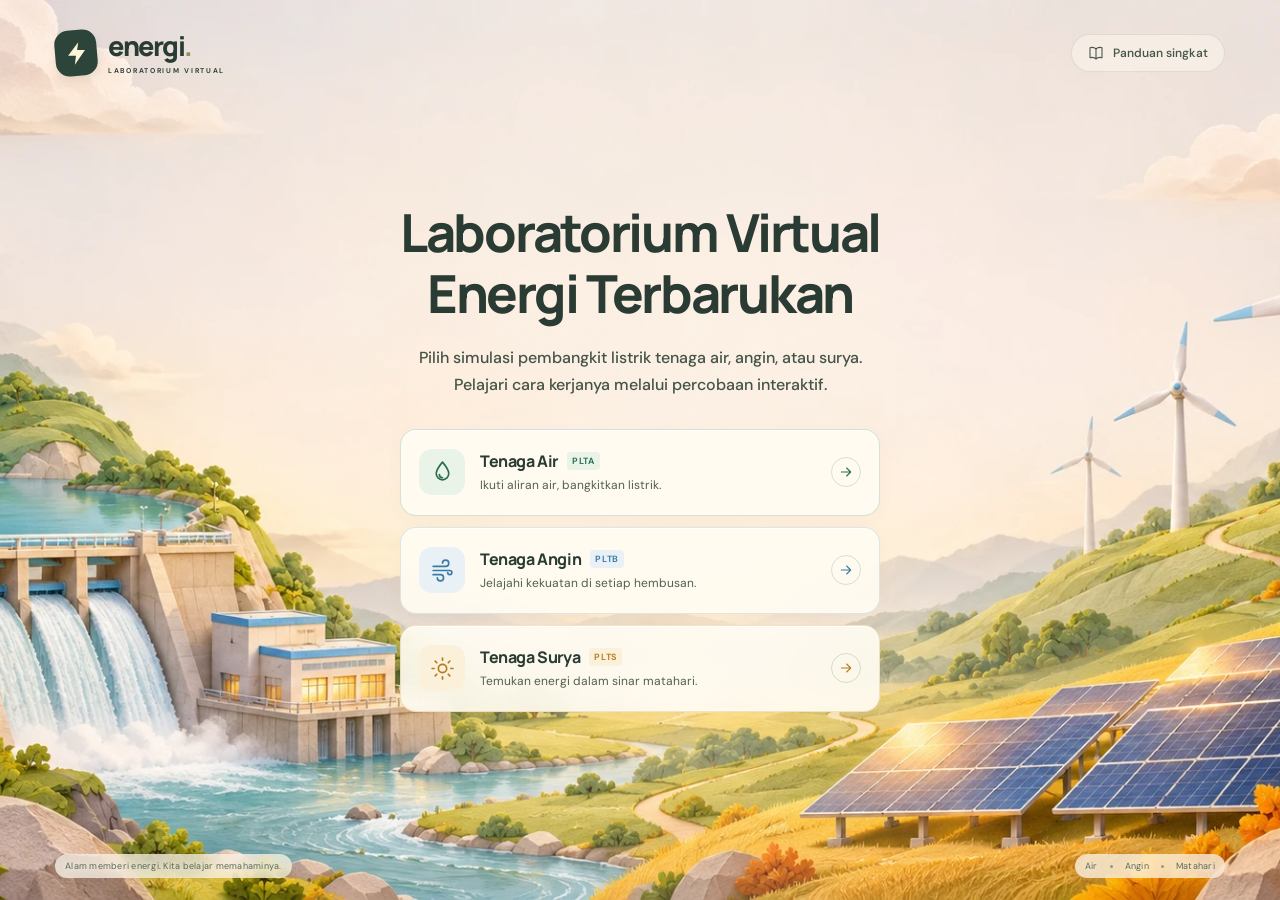
<file: index.html>
<!DOCTYPE html>
<html lang="id"><head><meta http-equiv="Content-Type" content="text/html; charset=UTF-8"><meta name="viewport" content="width=device-width, initial-scale=1"><meta name="theme-color" content="#f7f4ec"><meta name="description" content="Jelajahi bagaimana air, angin, dan matahari menjadi listrik melalui laboratorium energi terbarukan interaktif."><title>Energi — Laboratorium Energi Terbarukan</title><link rel="icon" href="data:image/svg+xml,%3Csvg xmlns='http://www.w3.org/2000/svg' viewBox='0 0 40 40'%3E%3Crect width='40' height='40' rx='12' fill='%232d443b'/%3E%3Cpath d='M23 6 12 23h8l-3 11 12-18h-8z' fill='%23fff7da'/%3E%3C/svg%3E"><link rel="stylesheet" href="styles.css"></head>
<body>
<svg class="icon-defs" xmlns="http://www.w3.org/2000/svg"><defs>
<symbol id="bolt" viewBox="0 0 24 24"><path d="m13.5 2-9 12h7l-1 8 9-13h-7z"></path></symbol>
<symbol id="arrow" viewBox="0 0 24 24"><path d="M5 12h14m-6-6 6 6-6 6"></path></symbol>
<symbol id="water" viewBox="0 0 24 24"><path d="M12 2s-6 7-6 11a6 6 0 0 0 12 0c0-4-6-11-6-11Z"></path><path d="M9 14a3 3 0 0 0 3 3"></path></symbol>
<symbol id="wind" viewBox="0 0 24 24"><path d="M3 8h12a3 3 0 1 0-3-3M3 12h16a2 2 0 1 1-2 2M3 16h7a3 3 0 1 1-3 3"></path></symbol>
<symbol id="sun" viewBox="0 0 24 24"><circle cx="12" cy="12" r="4"></circle><path d="M12 2v2m0 16v2M2 12h2m16 0h2M5 5l1.5 1.5m11 11L19 19M5 19l1.5-1.5m11-11L19 5"></path></symbol>
<symbol id="book" viewBox="0 0 24 24"><path d="M12 5v15M3 4c4-1 7 0 9 2 2-2 5-3 9-2v15c-4-1-7 0-9 2-2-2-5-3-9-2Z"></path></symbol>
</defs></svg>
<div class="scene" aria-hidden="true"><img src="./assets/energy-landscape.webp" alt="" fetchpriority="high"></div>
<header class="header"><a class="brand" href="index.html" aria-label="Energi, halaman utama"><span class="brand-mark"><svg><use href="#bolt"></use></svg></span><span>energi<span class="brand-dot">.</span><small>LABORATORIUM VIRTUAL</small></span></a><button class="guide" id="guide-open"><svg><use href="#book"></use></svg><span>Panduan singkat</span></button></header>
<main><div class="intro"><h1>Laboratorium Virtual<br>Energi Terbarukan</h1><p>Pilih simulasi pembangkit listrik tenaga air, angin, atau surya.<br class="desktop-br"> Pelajari cara kerjanya melalui percobaan interaktif.</p></div>
<nav class="choices" aria-label="Pilih simulasi pembangkit listrik">
<a class="choice hydro" href="plta/index.html"><span class="choice-icon"><svg><use href="#water"></use></svg></span><span class="choice-copy"><span class="choice-title">Tenaga Air <span class="abbr">PLTA</span></span><span class="choice-desc">Ikuti aliran air, bangkitkan listrik.</span></span><span class="choice-action"><svg><use href="#arrow"></use></svg></span></a>
<a class="choice wind" href="pltb/index.html"><span class="choice-icon"><svg><use href="#wind"></use></svg></span><span class="choice-copy"><span class="choice-title">Tenaga Angin <span class="abbr">PLTB</span></span><span class="choice-desc">Jelajahi kekuatan di setiap hembusan.</span></span><span class="choice-action"><svg><use href="#arrow"></use></svg></span></a>
<a class="choice solar" href="plts/index.html"><span class="choice-icon"><svg><use href="#sun"></use></svg></span><span class="choice-copy"><span class="choice-title">Tenaga Surya <span class="abbr">PLTS</span></span><span class="choice-desc">Temukan energi dalam sinar matahari.</span></span><span class="choice-action"><svg><use href="#arrow"></use></svg></span></a>
</nav></main>
<footer><span>Alam memberi energi. Kita belajar memahaminya.</span><span class="footer-right">Air <i></i> Angin <i></i> Matahari</span></footer>
<dialog id="info-dialog" aria-labelledby="dialog-title"><button class="dialog-close" aria-label="Tutup dialog">×</button><span class="dialog-kicker" id="dialog-kicker">PANDUAN SINGKAT</span><h2 id="dialog-title">Belajar lewat percobaan.</h2><div id="dialog-content"><ol><li><strong>Pilih sumber energi.</strong> Tenaga Air, Tenaga Angin, atau Tenaga Surya — ketiganya sudah bisa dijalankan.</li><li><strong>Atur dan amati.</strong> Ubah kondisi, jalankan percobaan, dan lihat pengaruhnya terhadap listrik yang dihasilkan.</li><li><strong>Temukan pola.</strong> Bandingkan hasil, lalu catat penjelasanmu di LKPD.</li></ol><p>Setiap simulasi punya LKPD digital sendiri. Isian tersimpan di perangkatmu dan bisa diunduh sebagai PDF.</p></div><button class="dialog-done">Mengerti <svg><use href="#arrow"></use></svg></button></dialog>
<script src="app.js"></script></body></html>
</file>
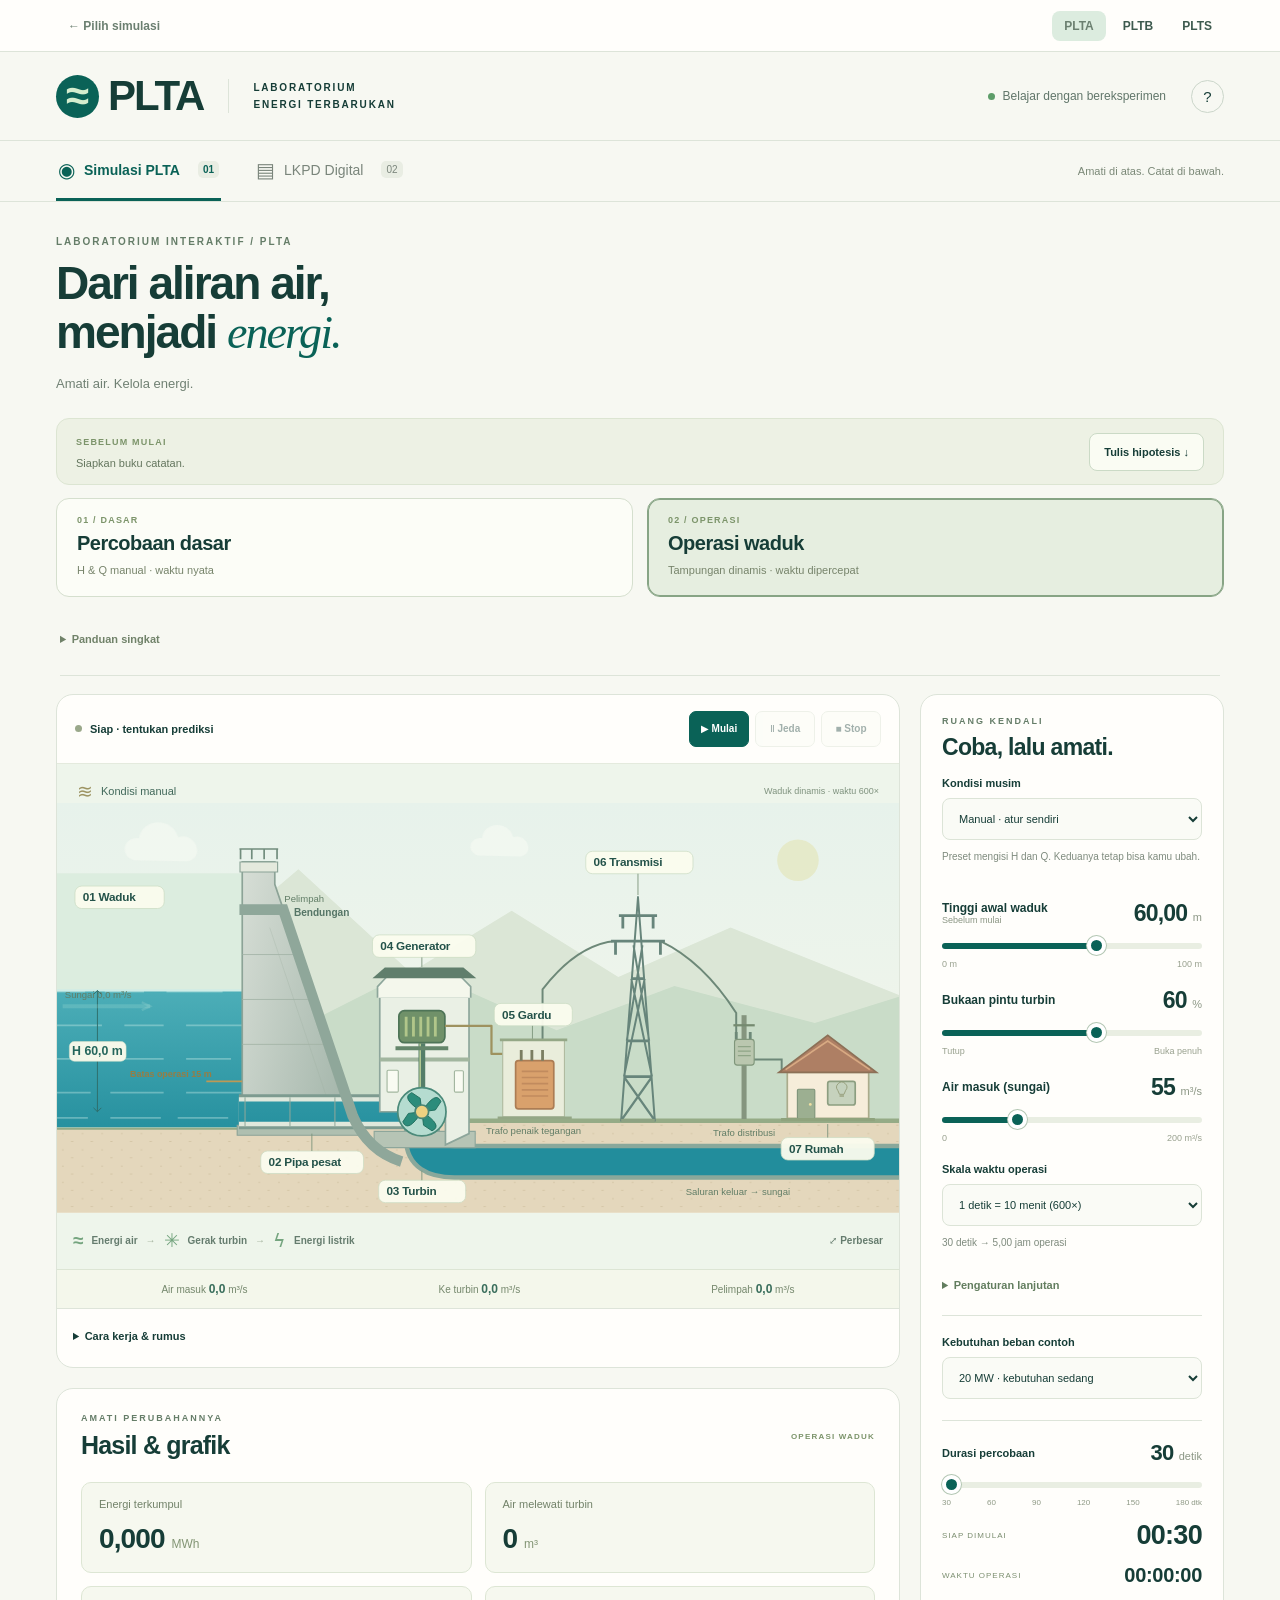
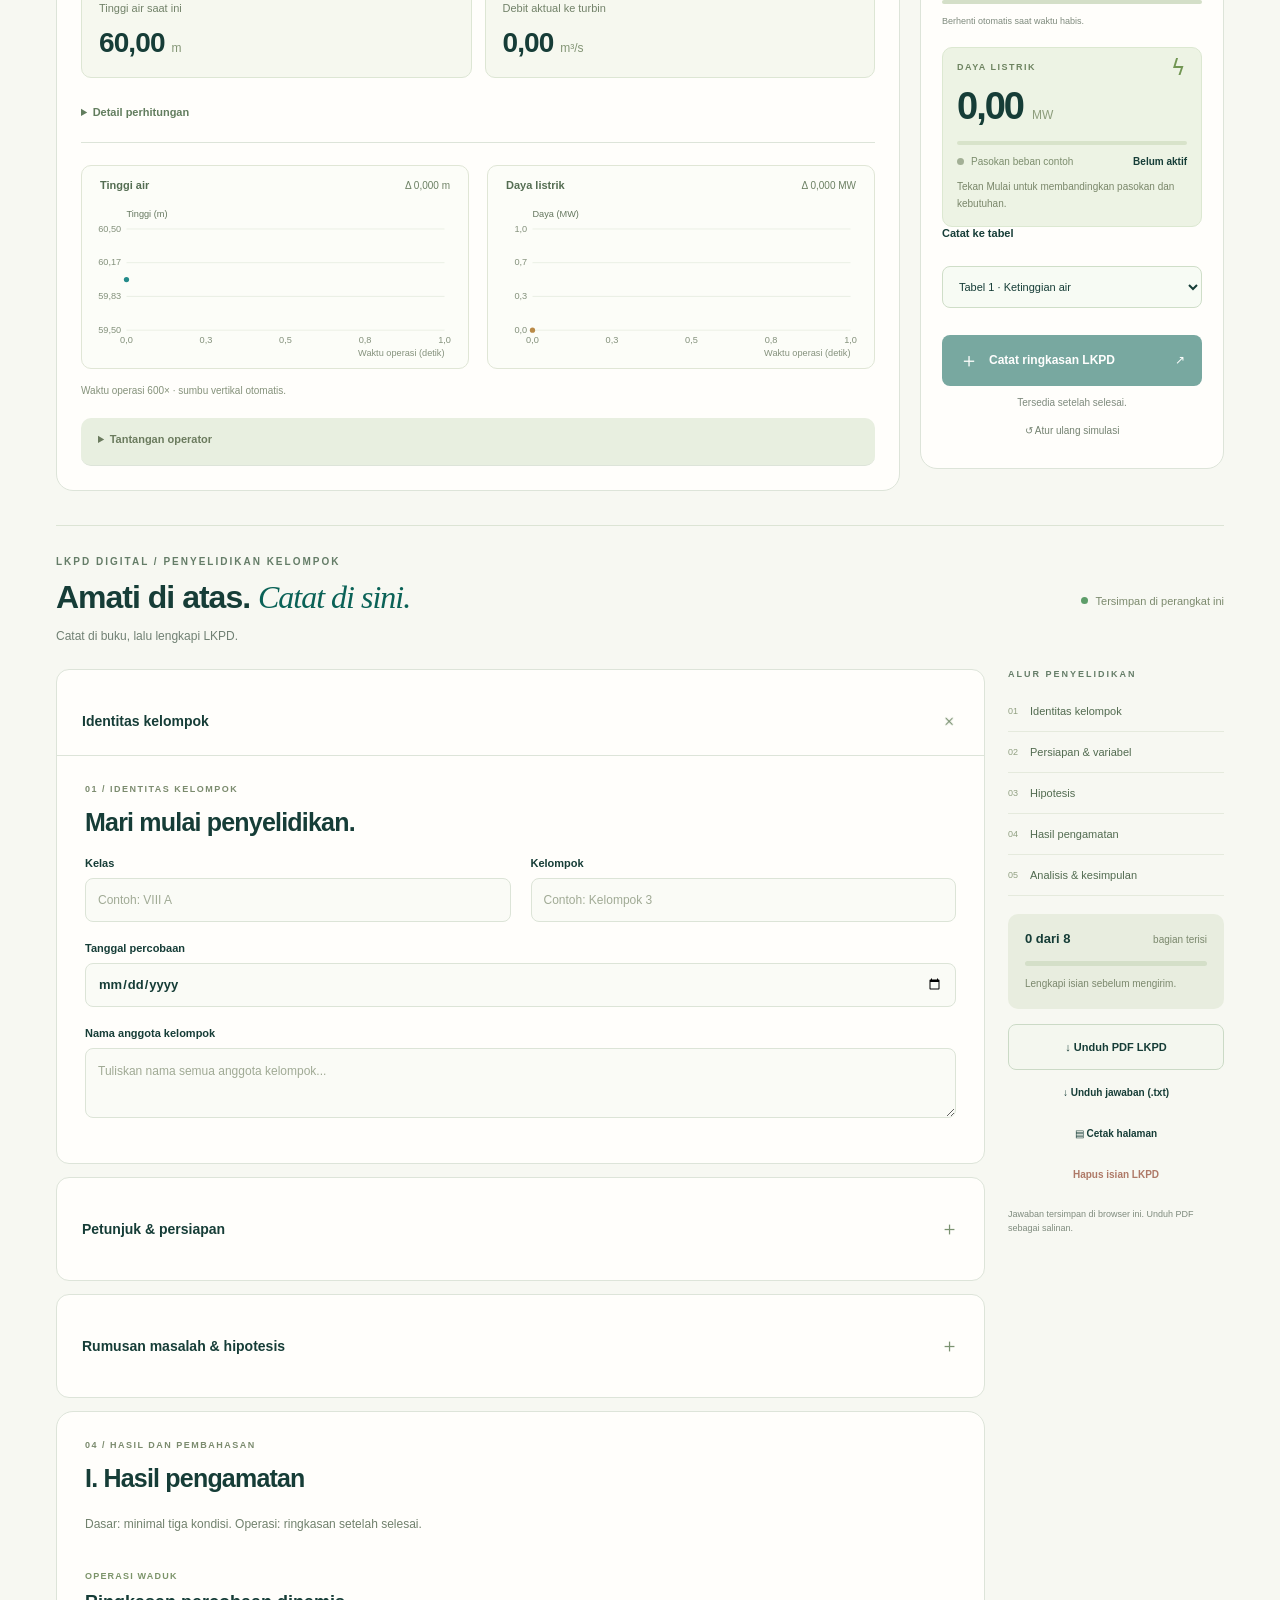
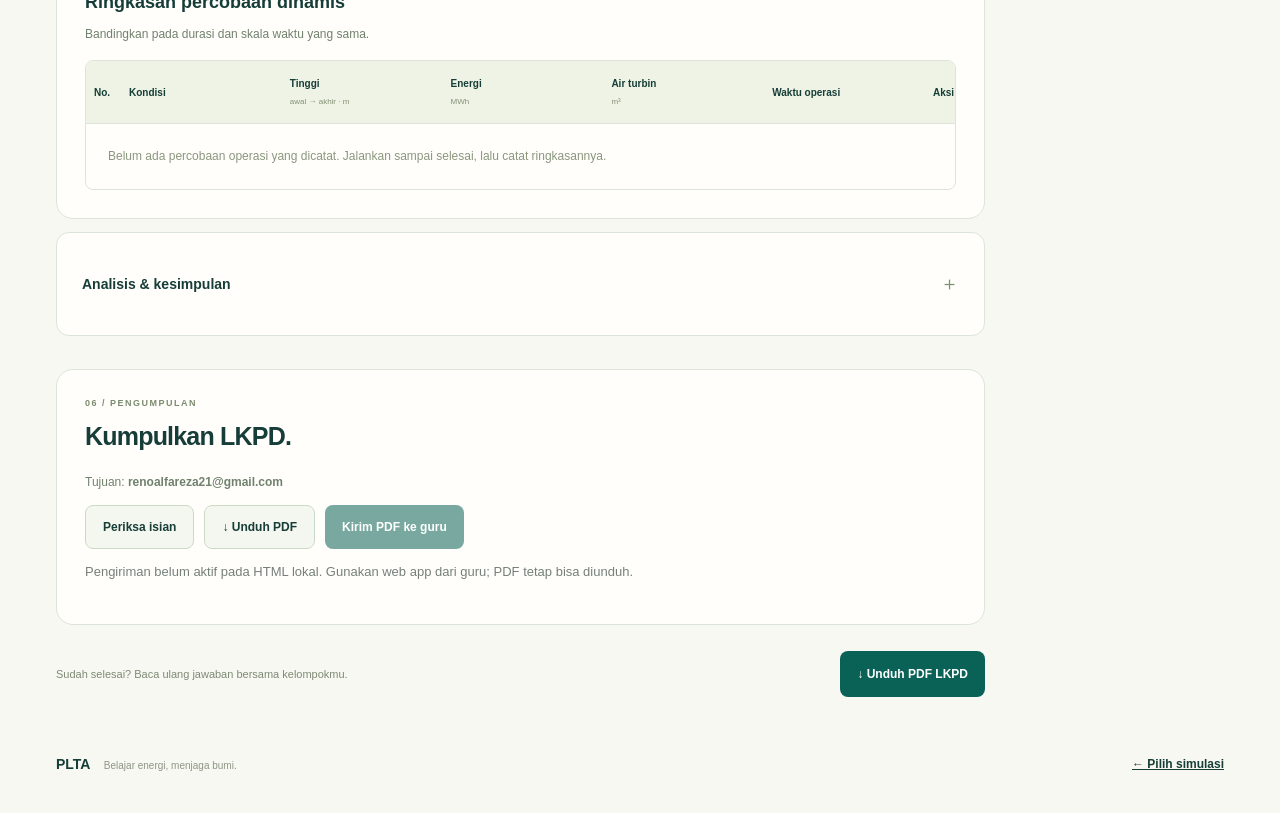
<file: plta/index.html>
<!doctype html>
<html lang="id">
<head>
<meta charset="UTF-8"><meta name="viewport" content="width=device-width,initial-scale=1"><meta name="theme-color" content="#0a554f">
<title>PLTA — Laboratorium Energi</title><meta name="description" content="Jelajahi perubahan energi air menjadi listrik. Atur debit dan ketinggian air, lakukan percobaan, dan isi LKPD digital."><link rel="icon" href="data:image/svg+xml,%3Csvg xmlns='http://www.w3.org/2000/svg' viewBox='0 0 40 40'%3E%3Crect width='40' height='40' rx='12' fill='%230a6257'/%3E%3Cpath d='M20 7c5 6 8 10 8 14a8 8 0 0 1-16 0c0-4 3-8 8-14z' fill='%23d5edce'/%3E%3C/svg%3E">
<link rel="stylesheet" href="styles.css">
</head>
<body>
<nav class="site-sim-nav" aria-label="Pilih simulasi"><a href="../index.html">← Pilih simulasi</a><span><a href="index.html" aria-current="page">PLTA</a><a href="../pltb/index.html">PLTB</a><a href="../plts/index.html">PLTS</a></span></nav>
<noscript><p style="padding:24px">Aktifkan JavaScript untuk menjalankan perhitungan dan menyimpan LKPD.</p></noscript>
<header class="header"><a href="#sim" class="brand" aria-label="PLTA, simulasi pembangkit listrik tenaga air"><span class="brand-icon">≈</span><span>PLTA</span></a><span class="brand-caption">LABORATORIUM<br>ENERGI TERBARUKAN</span><span class="header-tag"><span class="live-dot"></span> Belajar dengan bereksperimen</span><button class="icon-btn" id="help" aria-label="Panduan penggunaan">?</button></header>
<nav class="tabbar" aria-label="Navigasi laboratorium"><a class="tab active" href="#sim"><span class="tab-icon">◉</span> Simulasi PLTA <span class="tab-num">01</span></a><a class="tab" href="#observations"><span class="tab-icon">▤</span> LKPD Digital <span class="tab-num">02</span></a><span class="nav-note">Amati di atas. Catat di bawah.</span></nav>
<main>
<section id="sim" aria-label="Simulasi PLTA">
<div class="intro"><div><p class="eyebrow">LABORATORIUM INTERAKTIF / PLTA</p><h1>Dari aliran air,<br>menjadi <em>energi.</em></h1><p class="intro-copy">Amati air. Kelola energi.</p></div></div>
<div class="learning-guide"><div><span class="mini-tag">SEBELUM MULAI</span><p>Siapkan buku catatan.</p></div><button class="secondary-btn" id="write-prediction">Tulis hipotesis ↓</button></div>
<div class="model-picker" role="group" aria-label="Pilih model pembelajaran"><button id="choose-basic" class="model-option"><span class="mini-tag">01 / DASAR</span><strong>Percobaan dasar</strong><span>H & Q manual · waktu nyata</span></button><button id="choose-operator" class="model-option selected"><span class="mini-tag">02 / OPERASI</span><strong>Operasi waduk</strong><span>Tampungan dinamis · waktu dipercepat</span></button></div>
<details class="mode-guide"><summary>Panduan singkat</summary><p class="model-explanation" id="model-explanation"></p><p>Model ideal: H dan Q tetap menghasilkan daya tetap. Pada operasi waduk, grafik mengikuti keseimbangan air dan kendali; kurva bisa naik, turun, atau stabil.</p><p>Daya (MW) adalah produksi saat ini. Energi (MWh) menjumlahkan produksi sepanjang waktu operasi.</p></details>
<div class="lab-layout">
<article class="simulation card"><div class="card-top"><div class="card-title"><span class="live-dot"></span><span id="plant-status" role="status" aria-live="polite">Siap · tekan Mulai</span></div><div class="simulation-transport" role="group" aria-label="Kontrol simulasi"><button id="start" class="transport-btn start-btn">▶ Mulai</button><button id="pause" class="transport-btn" aria-pressed="false" disabled>Ⅱ Jeda</button><button id="stop" class="transport-btn" disabled>■ Stop</button></div></div>
<div class="scene-wrap" id="scene-wrap"><div class="scene-weather"><span id="scene-weather-icon">◒</span> <span id="scene-weather-name">Kondisi manual</span><span class="weather-caption" id="scene-model-caption">Model waduk dinamis</span></div>
<div class="scene-pan"><svg class="scene" id="plant" viewBox="0 0 1500 730" role="img" aria-labelledby="svg-title svg-desc">
<title id="svg-title">Dari waduk hingga rumah warga</title><desc id="svg-desc">Penampang bendungan beton gravitasi dengan dasar lebar. Air bertekanan melewati pipa pesat di dasar bendungan, memutar turbin dan generator. Energi listrik disalurkan melalui trafo penaik tegangan, transmisi, dan trafo distribusi menuju rumah warga. Ilustrasi tidak berskala.</desc>
<defs>
<linearGradient id="sky" x2="0" y2="1"><stop id="sky-top" stop-color="#e7f2eb"/><stop id="sky-bottom" offset="1" stop-color="#f5f7eb"/></linearGradient>
<linearGradient id="water" gradientUnits="userSpaceOnUse" x1="0" y1="190" x2="0" y2="610"><stop stop-color="#62bfc6"/><stop offset="1" stop-color="#228d9c"/></linearGradient>
<linearGradient id="concrete" x1="0" x2="1" y2=".5"><stop stop-color="#d7ded6"/><stop offset="1" stop-color="#a8b9ae"/></linearGradient>
<pattern id="soil" width="35" height="29" patternUnits="userSpaceOnUse"><rect width="35" height="29" fill="#e4d7bc"/><path d="M9 9h3M25 23h4" stroke="#cfbf9e" stroke-width="1.4"/></pattern>
<clipPath id="reservoir"><path d="M0 125H330V578H0Z"/></clipPath>
<clipPath id="waterclip"><path id="water-clip-path" d="M0 334H330V578H0Z"/></clipPath>
<filter id="glow" x="-100%" y="-100%" width="300%" height="300%"><feGaussianBlur stdDeviation="7"/></filter>
<g id="tree"><path d="M0 0V50" stroke="#90a184" stroke-width="5"/><path d="M-20 25L0-28 20 25Z" fill="#9db293"/><path d="M-24 38L0-12 24 38Z" fill="#88a285"/></g>
<g id="pylon" fill="none" stroke="#67857b" stroke-width="3.5" stroke-linejoin="round"><path d="M0 0L-30 280H30ZM-12 102H12M-20 180H20M-25 225H25M-48 55H48M-34 23H34M-12 102L25 225M12 102L-25 225M-30 280L25 225M30 280L-25 225M-8 60L20 180M8 60L-20 180"/><path d="M-40 55V72M40 55V72M-27 23V39M27 23V39" stroke-width="5"/></g>
<g id="cloud-shape" fill="#f8fbf4"><path d="M-42 14C-71 6-61-29-34-25C-29-62 26-64 36-27C66-37 85 8 53 16Z"/></g>
</defs>
<rect width="1500" height="730" fill="url(#sky)"/>
<circle id="sun" cx="1320" cy="102" r="37" fill="#e5e7bf"/>
<g id="weather-clouds" opacity=".55"><use class="cloud cloud-one" href="#cloud-shape" x="180" y="88"/><use class="cloud cloud-two" href="#cloud-shape" x="980" y="103" transform="scale(.8)"/></g>
<path d="M0 270L155 160 280 246 430 118 630 302 810 192 1000 310 1200 222 1500 342V610H0Z" fill="#dbe6d6"/>
<path d="M0 360L200 278 450 390 640 294 890 405 1100 326 1350 392 1500 345V650H0Z" fill="#c9dcc8"/>
<g opacity=".65"><use href="#tree" x="505" y="429"/><use href="#tree" x="550" y="452" transform="translate(110 90) scale(.8)"/><use href="#tree" x="1170" y="477"/><use href="#tree" x="1470" y="477"/></g>
<g id="rain" stroke="#7caaa8" stroke-width="2" opacity="0"><path class="rain-lines" d="M100 100l-12 25m80 15-12 25m65-45-12 25m90-55-12 25m75 15-12 25m90-45-12 25m90-65-12 25m85 10-12 25m90-45-12 25m80-55-12 25m80 15-12 25m80-45-12 25m80-55-12 25m80 15-12 25m80-40-12 25m80-65-12 25m80 10-12 25m80-40-12 25"/></g>
<path id="ground-section" d="M0 578H535L575 566H1500V730H0Z" fill="url(#soil)"/><path id="ground-surface" d="M0 578H535L575 566H1500" fill="none" stroke="#95ab86" stroke-width="8"/>
<!-- A gravity dam: vertical upstream face, broad foundation and sloping downstream face. -->
<path d="M0 125H330V578H0Z" fill="#dceddf"/>
<g clip-path="url(#reservoir)"><rect id="water-level" x="0" y="334" width="330" height="244" fill="url(#water)"/><path id="surface-line" d="M0 334H330" stroke="#d0ede6" stroke-width="4"/><g clip-path="url(#waterclip)" opacity=".32" stroke="#e7fbf3" stroke-width="3"><path class="water-ripple" d="M-30 216h70m32 0h78m32 0h70M0 276h65m40 0h90m33 0h100M-30 336h80m35 0h70m40 0h100M0 396h80m40 0h70m40 0h100M-20 456h80m40 0h90m40 0h80M0 516h60m35 0h95m40 0h100M-15 561h70m40 0h90m30 0h90"/></g></g>
<path id="dam-body" d="M330 105H388V145L535 578H330Z" fill="url(#concrete)" stroke="#8ca397" stroke-width="3"/>
<path d="M326 105H393V123H326Z" fill="#e4e9dd" stroke="#8ca397" stroke-width="2"/>
<path d="M327 100V82M347 100V82M369 100V82M392 100V82M325 82H394" fill="none" stroke="#718d7d" stroke-width="3"/>
<path d="M330 574H543V592H321V574Z" fill="#afbfb0" stroke="#8ca397" stroke-width="2"/>
<path d="M396 190L514 550M379 222L489 550" stroke="#9aac9f" stroke-width="1" opacity=".5"/>
<g class="dam-joints" stroke="#a2b3a6" stroke-width="1.5"><path d="M330 270H427M330 350H453M330 430H481"/></g>
<path d="M397 196H414" stroke="#728c7b" stroke-width="1.5"/><text x="422" y="202" class="component-label">Bendungan</text>
<!-- An internal pressure conduit passes through the foundation to the turbine. -->
<path d="M324 550H650" fill="none" stroke="#7d9b90" stroke-width="62"/><path d="M324 550H650" fill="none" stroke="#e0e8dc" stroke-width="52"/><path d="M324 550H650" fill="none" stroke="url(#water)" stroke-width="36"/>
<path class="flow" id="flow-main" d="M324 550H650" fill="none" stroke="#d2f7eb" stroke-width="5" stroke-linecap="round" stroke-dasharray="15 55"/>
<path d="M335 524V576M415 524V576M495 524V576" stroke="#90a89a" stroke-width="3" opacity=".6"/>
<path d="M650 550V599Q650 639 708 639H1500" fill="none" stroke="#89a89b" stroke-width="64"/><path d="M650 550V599Q650 639 708 639H1500" fill="none" stroke="url(#water)" stroke-width="48"/><path class="flow" d="M650 550V599Q650 639 708 639H1500" fill="none" stroke="#d2f7eb" stroke-width="4" stroke-dasharray="15 55"/>
<!-- Continuous ground supports the powerhouse; its lower machinery is shown in cutaway. -->
<path id="powerhouse-foundation" d="M565 585H745V614H565Z" fill="#b6c4b5" stroke="#8da69b" stroke-width="2"/>
<!-- Powerhouse cutaway. -->
<path d="M575 346H734V589L692 609H692V550H575Z" fill="#eaf0e5" stroke="#8da69b" stroke-width="3"/>
<path d="M571 347V327L587 310H720L737 327V347" fill="#f4f7ec" stroke="#8da69b" stroke-width="3"/><path d="M562 312L584 293H724L747 312Z" fill="#607e6c"/>
<path d="M575 457H735" stroke="#a2b69f" stroke-width="7"/><rect x="588" y="476" width="20" height="39" rx="2" fill="#f9fbf2" stroke="#a2b69f" stroke-width="2"/><rect x="708" y="477" width="16" height="38" rx="2" fill="#f9fbf2" stroke="#a2b69f" stroke-width="2"/>
<path d="M650 428V550" stroke="#557e69" stroke-width="12"/><path class="shaft-line" d="M647 428V550" stroke="#b2c893" stroke-width="3"/>
<circle cx="650" cy="550" r="43" fill="#b5dcd0" stroke="#4b8a7a" stroke-width="3"/>
<g id="turbine"><g fill="#2c8c7b" stroke="#1e6b5a" stroke-width="1.6"><path d="M650 550Q611 525 632 516L647 526Z"/><path d="M650 550Q675 511 684 532L674 547Z"/><path d="M650 550Q689 575 668 584L653 574Z"/><path d="M650 550Q625 589 616 568L626 553Z"/></g><circle cx="650" cy="550" r="12" fill="#edd181" stroke="#498575" stroke-width="3"/></g>
<g id="generator"><circle class="generator-aura" cx="650" cy="398" r="48" fill="#e9cc6b" opacity="0"/><rect x="609" y="370" width="82" height="57" rx="10" fill="#709169" stroke="#4e7457" stroke-width="3"/><path d="M622 381V416M635 381V416M648 381V416M661 381V416M674 381V416" stroke="#b1c68a" stroke-width="5"/><circle class="generator-light" cx="680" cy="379" r="4" fill="#e4d584"/><path d="M603 437H697" stroke="#64866b" stroke-width="7"/></g>
<!-- A continuous highlighted path makes the energy route legible. -->
<path id="generator-cable" d="M691 397H774V447H827" fill="none" stroke="#9e925f" stroke-width="4" stroke-linejoin="round"/>
<path id="transformer-cable" d="M865 447V332Q927 252 995 246" fill="none" stroke="#6d8878" stroke-width="3.5"/>
<path id="house-cable" d="M1075 246Q1151 282 1210 374V421M1240 457H1291V479H1321" fill="none" stroke="#6d8878" stroke-width="3.5"/>
<path id="energy-route" d="M691 397H774V447H843V332Q927 252 995 246H1075Q1151 282 1210 374V421L1240 457H1291V479H1321V510" fill="none" stroke="#eed17a" stroke-width="7" opacity="0"/>
<path class="electric electric-main" d="M691 397H774V447H843V332Q927 252 995 246H1075Q1151 282 1210 374V421L1240 457H1291V479H1321V510" fill="none" stroke="#ffe397" stroke-width="4.5" stroke-linecap="round" stroke-dasharray="12 62"/>
<!-- A dedicated substation zone, away from the pylon and village. -->
<g id="substation"><path d="M794 423H904V559H794Z" fill="#e9eddb" stroke="#b0bba0" stroke-width="2"/><path d="M789 422H909M785 561H917" stroke="#94a786" stroke-width="5"/><rect x="817" y="459" width="68" height="86" rx="5" fill="#d9a16c" stroke="#ac7d54" stroke-width="3"/><path d="M827 459V440M846 459V440M865 459V440" stroke="#7b7e62" stroke-width="5"/><path d="M828 478H875M828 489H875M828 500H875M828 511H875M828 522H875" stroke="#c18b5e" stroke-width="3"/></g>
<use id="transmission-pylon" href="#pylon" transform="translate(1035 168) scale(1 1.42)"/>
<path d="M1005 566H1065" stroke="#8da282" stroke-width="6"/>
<!-- Distribution transformer before the low-voltage home connections. -->
<g id="distribution"><path d="M1224 378V563" stroke="#85957f" stroke-width="9"/><path d="M1205 396H1243" stroke="#758a70" stroke-width="4"/><path d="M1210 421V408M1235 421V408" stroke="#6d8878" stroke-width="5"/><rect x="1207" y="421" width="35" height="46" rx="5" fill="#bac7af" stroke="#7f967b" stroke-width="2"/><path d="M1213 434H1236M1213 442H1236M1213 450H1236" stroke="#8fa587" stroke-width="2"/></g>
<g id="house"><path d="M1301 480H1446V562H1301Z" fill="#f6edda" stroke="#aaab8b" stroke-width="3"/><path d="M1286 480L1373 414 1460 480Z" fill="#ae7f64" stroke="#8c7057" stroke-width="3"/><path d="M1298 475L1373 424 1448 475" fill="none" stroke="#d8aa83" stroke-width="3"/><rect x="1319" y="510" width="31" height="52" rx="2" fill="#9caf91" stroke="#7e947a" stroke-width="2"/><circle cx="1342" cy="537" r="2.5" fill="#efdfa2"/><rect id="house-window" x="1373" y="496" width="49" height="42" rx="4" fill="#c8d4c1" stroke="#8c9e80" stroke-width="3"/>
<g transform="translate(1398 511)"><circle id="lamp-glow" cy="3" r="31" fill="#f9d55d" filter="url(#glow)" opacity="0"/><path id="lamp" d="M-7 1A9 9 0 1 1 7 1L4 8H-4Z" fill="#c8d4c3" stroke="#8d956e" stroke-width="1.4"/><path d="M-4 11H4" stroke="#8d956e" stroke-width="2"/></g><path d="M1290 564H1457" stroke="#8fa37d" stroke-width="6"/></g>
<g id="head-dimension" fill="none" stroke="#306e6a" stroke-width="1.7"><path id="head-line" d="M72 334V550M65 341L72 334 79 341M65 543L72 550 79 543"/></g>
<rect id="head-label-bg" x="22" y="425" width="101" height="35" rx="9" fill="#f4f7e9" stroke="#d6e2cb"/><text id="head-label" x="72" y="450" text-anchor="middle" font-size="22" fill="#24665c" font-weight="700">H 60 m</text>
<g id="dynamic-water" class="operator-visual"><path id="inflow-arrow" d="M10 270H165" stroke="#b9e8dd" stroke-width="7" fill="none"/><path id="inflow-arrowhead" d="M151 263L166 270 151 277" stroke="#b9e8dd" stroke-width="4" fill="none"/><text id="inflow-label" x="14" y="250" class="small-component">Sungai masuk</text><path d="M266 496H330" stroke="#bd9956" stroke-width="3"/><text x="130" y="488" class="threshold-label">Batas operasi 15 m</text></g>
<g id="spillway" class="operator-visual"><path d="M325 190H403L527 558Q554 620 614 639" stroke="#8fa79a" stroke-width="19" fill="none"/><path id="spill-water" d="M325 190H403L527 558Q554 620 614 639" stroke="#43a6af" stroke-width="12" fill="none" opacity="0"/><path id="spill-flow" class="flow" d="M325 190H403L527 558Q554 620 614 639" stroke="#dcf5e9" stroke-width="3" stroke-dasharray="12 35" fill="none" opacity="0"/><text x="405" y="177" class="small-component">Pelimpah</text></g>
<!-- Labels use a separate lane and short leaders. -->
<g class="svg-label"><g transform="translate(32 148)" data-stage="waduk" role="button" tabindex="0" aria-label="Tahap 1: Waduk"><rect width="159" height="40" rx="12"/><text x="14" y="27">01  Waduk</text></g><g transform="translate(363 620)" data-stage="pipa" role="button" tabindex="0" aria-label="Tahap 2: Pipa pesat"><rect width="183" height="40" rx="12"/><text x="14" y="27">02  Pipa pesat</text></g><g transform="translate(573 672)" data-stage="turbin" role="button" tabindex="0" aria-label="Tahap 3: Turbin"><rect width="155" height="40" rx="12"/><text x="14" y="27">03  Turbin</text></g><g transform="translate(562 235)" data-stage="generator" role="button" tabindex="0" aria-label="Tahap 4: Generator"><rect width="184" height="40" rx="12"/><text x="14" y="27">04  Generator</text></g><g transform="translate(779 357)" data-stage="gardu" role="button" tabindex="0" aria-label="Tahap 5: Gardu"><rect width="139" height="40" rx="12"/><text x="14" y="27">05  Gardu</text></g><g transform="translate(942 86)" data-stage="transmisi" role="button" tabindex="0" aria-label="Tahap 6: Transmisi"><rect width="191" height="40" rx="12"/><text x="14" y="27">06  Transmisi</text></g><g transform="translate(1290 596)" data-stage="rumah" role="button" tabindex="0" aria-label="Tahap 7: Rumah"><rect width="166" height="40" rx="12"/><text x="14" y="27">07  Rumah</text></g></g>
<g stroke="#7e957d" stroke-width="1.6" fill="none"><path d="M454 620V589"/><path d="M650 672V655"/><path d="M650 275V292"/><path d="M847 397V420"/><path d="M1035 126V164"/><path d="M1373 596V572"/></g>
<text x="849" y="589" text-anchor="middle" class="small-component">Trafo penaik tegangan</text><text x="1224" y="594" text-anchor="middle" class="small-component">Trafo distribusi</text><text x="1120" y="699" class="small-component">Saluran keluar → sungai</text>
</svg></div>
<div class="scene-caption"><div class="energy-path"><span><i>≈</i> Energi air</span><b>→</b><span><i>✳</i> Gerak turbin</span><b>→</b><span><i>ϟ</i> Energi listrik</span></div><button class="text-btn" id="zoom">⤢ Perbesar</button></div>
</div>
<div class="scene-meters"><span>Air masuk <strong id="scene-inflow">0</strong> m³/s</span><span>Ke turbin <strong id="scene-outflow">0</strong> m³/s</span><span>Pelimpah <strong id="scene-spill">0</strong> m³/s</span></div>
<p class="result-note" id="result-note" role="status" hidden></p>
<details class="learn-more"><summary>Cara kerja & rumus</summary><div class="below-grid"><article class="info-card"><div class="section-number">01 / CARA KERJA</div><h3>Satu aliran, tiga perubahan energi.</h3><p>Air di waduk menyimpan energi potensial. Saat dialirkan melalui pipa pesat, air memutar turbin. Turbin menggerakkan generator untuk menghasilkan listrik.</p><button class="text-btn" id="parts-btn">Kenali komponen PLTA <span>↗</span></button></article><article class="formula-card"><div><div class="section-number">MODEL PERHITUNGAN</div><p class="formula">P = ρ × g × Q × H × η</p><button class="text-btn" id="formula-help">Arti simbol & contoh hitung ↗</button></div><p class="small">Daya listrik dipengaruhi jumlah air yang mengalir, tinggi jatuh air, dan efisiensi pembangkit.</p><p class="small"><strong>Daya (MW)</strong> adalah keluaran saat ini.<br><strong>Energi (MWh)</strong> adalah hasil yang terkumpul selama operasi.</p></article></div>
</details>
</article>
<aside class="control-panel card"><div class="control-heading"><p class="eyebrow">RUANG KENDALI</p><h2>Coba, lalu amati.</h2></div>
<div class="weather-control"><label class="field-label" for="weather">Kondisi musim</label><select id="weather"><option value="manual">Manual · atur sendiri</option><option value="dry">☀ Kemarau</option><option value="transition">◒ Pancaroba</option><option value="wet">☂ Musim hujan</option></select><p id="weather-hint" class="hint">Pilih kondisi awal atau atur kedua slider sendiri.</p></div>
<p class="hint basic-only">Kedua variabel — ketinggian air dan debit — bebas kamu ubah.</p>
<div class="slider-block"><div class="slider-top"><label for="height"><span id="height-title">Tinggi awal waduk</span> <span id="h-lock"></span></label><output for="height" id="h-value">60 <small>m</small></output></div><input type="range" id="height" min="0" max="100" step="5" value="60"><div class="range-scale"><span>0 m</span><span>100 m</span></div></div>
<div class="slider-block basic-only"><div class="slider-top"><label for="flow">Debit air <span id="q-lock"></span></label><output for="flow" id="q-value">40 <small>m³/s</small></output></div><input type="range" id="flow" min="0" max="100" step="5" value="40"><div class="range-scale"><span>0 m³/s</span><span>100 m³/s</span></div></div>
<div class="slider-block operator-only"><div class="slider-top"><label for="gate">Bukaan pintu turbin</label><output id="gate-value" for="gate">60 <small>%</small></output></div><input type="range" id="gate" min="0" max="100" step="5" value="60"><div class="range-scale"><span>Tutup</span><span>Buka penuh</span></div></div>
<div class="slider-block operator-only"><div class="slider-top"><label for="inflow">Air masuk (sungai)</label><output id="inflow-value" for="inflow">55 <small>m³/s</small></output></div><input type="range" id="inflow" min="0" max="200" step="5" value="55"><div class="range-scale"><span>0</span><span>200 m³/s</span></div></div>
<div class="clock-scale operator-only"><label class="field-label" for="time-scale">Skala waktu operasi</label><select id="time-scale"><option value="1">1 detik = 1 detik (1×)</option><option value="60">1 detik = 1 menit (60×)</option><option value="600" selected>1 detik = 10 menit (600×)</option></select><p class="hint" id="scale-hint"></p></div>
<details class="advanced-controls operator-only"><summary>Pengaturan lanjutan</summary><div class="slider-block"><div class="slider-top"><label for="other-release">Pelepasan lain</label><output id="other-value" for="other-release">5 <small>m³/s</small></output></div><input type="range" id="other-release" min="0" max="30" step="1" value="5"><p class="hint">Alokasi terpisah dari aliran turbin, misalnya kanal irigasi. Air turbin sendiri tetap kembali ke sungai.</p></div><p class="hint">Model: 1 km² · operasi 15–100 m · maksimal 50 MW.</p></details>
<div class="demand-control"><label class="field-label" for="demand">Kebutuhan beban contoh</label><select id="demand"><option value="5">5 MW · kebutuhan rendah</option><option value="20" selected>20 MW · kebutuhan sedang</option><option value="40">40 MW · kebutuhan tinggi</option></select></div>
<div class="timer-block"><div class="slider-top"><label for="duration">Durasi percobaan</label><output id="duration-value" for="duration">30 <small>detik</small></output></div><input type="range" id="duration" min="30" max="180" step="30" value="30"><div class="duration-ticks" aria-hidden="true"><span>30</span><span>60</span><span>90</span><span>120</span><span>150</span><span>180 dtk</span></div><div class="timer-readout"><span id="timer-label">SIAP DIMULAI</span><output id="timer" aria-label="Sisa waktu percobaan">00:30</output></div><div class="operation-readout"><span>WAKTU OPERASI</span><output id="operating-clock">00:00:00</output></div><progress id="timer-progress" max="30" value="0" aria-label="Waktu percobaan yang telah berlalu"></progress><p id="timer-hint" class="hint">Waktu habis → hasil dibekukan untuk dicatat.</p></div>
<div class="power-box"><div class="power-top"><span>DAYA LISTRIK</span><span>ϟ</span></div><div class="power-reading"><output id="power">0,00</output><span>MW</span></div><div class="power-meter"><div id="power-bar"></div></div><div class="led-line"><span><i class="led-dot" id="led-dot"></i> Pasokan beban contoh</span><strong id="led-status">Belum aktif</strong></div><p class="supply-detail" id="supply-detail"></p></div>
<label class="field-label" for="record-target">Catat ke tabel</label><select id="record-target" class="record-target"><option value="height">Tabel 1 · Ketinggian air</option><option value="flow">Tabel 2 · Debit air</option></select><button class="primary-btn" id="record"><span>＋</span> <span id="record-text">Catat ke LKPD</span> <span>↗</span></button><p id="record-hint" class="hint centered">Tekan Mulai untuk menjalankan simulasi.</p><button class="reset-btn" id="reset-sim">↺ Atur ulang simulasi</button>
</aside>
<section class="study-results card" id="study-results" aria-labelledby="results-title"><div class="results-heading"><div><p class="eyebrow">AMATI PERUBAHANNYA</p><h2 id="results-title">Hasil & grafik</h2></div><span class="mini-tag" id="results-model">OPERASI WADUK</span></div>
<div class="telemetry-grid"><div><span>Energi terkumpul</span><strong id="energy-value">0,000 <small>MWh</small></strong></div><div><span>Air melewati turbin</span><strong id="volume-value">0 <small>m³</small></strong></div><div><span>Tinggi air saat ini</span><strong id="live-height">60,00 <small>m</small></strong><p id="height-trend">Menunggu percobaan.</p></div><div><span>Debit aktual ke turbin</span><strong id="live-flow">0,00 <small>m³/s</small></strong></div></div>
<details class="physics-details"><summary>Detail perhitungan</summary><div class="physics-grid"><span>Head bersih <strong id="net-head">0 m</strong></span><span>Kehilangan head <strong id="head-loss">0 m</strong></span><span>Efisiensi gabungan <strong id="efficiency">85%</strong></span><span>Status unit <strong id="unit-state">Siap</strong></span></div><p id="inflow-detail" class="hint"></p><p id="physics-note" class="hint"></p><p class="hint power-explanation" id="power-explanation"></p><p class="hint">Model operasi menggunakan luas tetap, kurva debit dan efisiensi sintetis, serta batas kapasitas. Penguapan, rembesan, perubahan muka air hilir, water hammer, dan dinamika jaringan tidak dimodelkan. Model ini tidak dikalibrasi terhadap waduk tertentu.</p></details>
<div class="charts-grid"><figure><figcaption>Tinggi air <output id="height-chart-change">Δ 0 m</output></figcaption><svg id="chart-height" viewBox="0 0 560 235" role="img" aria-label="Grafik tinggi air, belum ada pengamatan"></svg></figure><figure><figcaption>Daya listrik <output id="power-chart-change">Δ 0 MW</output></figcaption><svg id="chart-power" viewBox="0 0 560 235" role="img" aria-label="Grafik daya, belum ada pengamatan"></svg></figure></div><p class="chart-note" id="chart-note">Grafik mengikuti waktu operasi; rentang sumbu tinggi menyesuaikan data agar perubahan kecil terbaca.</p>
<div class="experiment-summary" id="experiment-summary" hidden><div><span class="mini-tag">HASIL AKHIR DIBEKUKAN</span><h3>Bandingkan sebelum menyimpulkan.</h3></div><dl id="summary-values"></dl><p id="summary-explanation"></p><div class="analysis-prompt"><strong>Pertanyaan untuk buku catatan</strong><p id="analysis-question"></p></div><p id="challenge-result"></p><div class="inline-actions"><button class="secondary-btn" id="summary-record">Catat ringkasan ke LKPD</button><button class="text-btn" id="open-analysis">Tulis analisis ↓</button></div></div>
<details class="challenge-box operator-only"><summary>Tantangan operator</summary><p>Hasilkan energi sebanyak mungkin dengan tinggi akhir ≥25 m. Bandingkan dua bukaan pintu pada kondisi awal yang sama.</p></details>
</section>
</div>

</section>

<section id="lkpd" aria-label="LKPD Digital">
<div class="intro worksheet-intro"><div><p class="eyebrow">LKPD DIGITAL / PENYELIDIKAN KELOMPOK</p><h2>Amati di atas. <em>Catat di sini.</em></h2><p class="intro-copy">Catat di buku, lalu lengkapi LKPD.</p></div><div class="save-state"><span class="live-dot"></span><span id="save-status">Tersimpan di perangkat ini</span></div></div>
<div class="worksheet-layout"><aside class="worksheet-aside"><p class="eyebrow">ALUR PENYELIDIKAN</p><a href="#identity">01 <span>Identitas kelompok</span></a><a href="#instructions">02 <span>Persiapan & variabel</span></a><a href="#hypothesis">03 <span>Hipotesis</span></a><a href="#observations">04 <span>Hasil pengamatan</span></a><a href="#analysis">05 <span>Analisis & kesimpulan</span></a><div class="progress-box"><div><strong id="progress-label">0 dari 10</strong><span>bagian terisi</span></div><progress id="progress" max="10" value="0"></progress><p>Lengkapi isian sebelum mengirim.</p></div><button class="secondary-btn" data-download-pdf>↓ Unduh PDF LKPD</button><button class="text-btn" id="export">↓ Unduh jawaban (.txt)</button><button class="text-btn" id="print">▤ Cetak halaman</button><button class="text-btn danger" id="clear-sheet">Hapus isian LKPD</button><p class="hint">Jawaban tersimpan di browser ini. Unduh PDF sebagai salinan.</p></aside>
<div class="worksheet-content">

<details class="worksheet-fold" id="identity" open><summary><span>Identitas kelompok</span><span class="fold-marker" aria-hidden="true">＋</span></summary><article class="card form-card"><div class="section-number">01 / IDENTITAS KELOMPOK</div><h2>Mari mulai penyelidikan.</h2><div class="form-grid"><label>Kelas<input data-field="kelas" placeholder="Contoh: VIII A" autocomplete="off"></label><label>Kelompok<input data-field="kelompok" placeholder="Contoh: Kelompok 3" autocomplete="off"></label><label class="full">Tanggal percobaan<input data-field="tanggal" type="date"></label><label class="full">Nama anggota kelompok<textarea data-field="anggota" rows="2" placeholder="Tuliskan nama semua anggota kelompok..."></textarea></label></div></article></details>
<details class="worksheet-fold" id="instructions"><summary><span>Petunjuk & persiapan</span><span class="fold-marker" aria-hidden="true">＋</span></summary><article class="card form-card"><div class="section-number">02 / PERSIAPAN PERCOBAAN</div><h2>Pahami sebelum mencoba.</h2><details open><summary>A. Tujuan percobaan</summary><p>Melalui penyelidikan, peserta didik mampu mengidentifikasi variabel manipulasi, kontrol, dan respon; mengamati pengaruh perubahan variabel manipulasi terhadap keluaran model pembangkit; serta menjelaskan perubahan energi berdasarkan hasil percobaan.</p></details><details><summary>B. Petunjuk pengerjaan</summary><ol><li>Tentukan tabel tujuan pencatatan sesuai pembagian guru lewat pilihan <em>Catat ke tabel</em> di panel kendali.</li><li>Baca variabel, pahami rumusan masalah, dan susun hipotesis bersama kelompok.</li><li>Ubah satu variabel lebih dulu dan biarkan variabel lain tetap agar pengaruhnya mudah dibaca. Kedua variabel tetap bisa kamu sesuaikan.</li><li>Amati daya listrik dalam MW dan status kecukupan pasokan beban contoh.</li><li>Catat hasil, analisis percobaan, dan buat kesimpulan berdasarkan data.</li></ol><p class="note">Penyesuaian LKPD: petunjuk awal menyebut dua kondisi, sedangkan langkah kerja dan tabel menyediakan tiga. Di sini digunakan tiga kondisi per percobaan.</p></details><details><summary>C. Mengenal variabel</summary><p><strong>Manipulasi:</strong> faktor yang sengaja diubah.<br><strong>Kontrol:</strong> faktor yang dijaga tetap sama.<br><strong>Respon:</strong> hasil yang diamati akibat perubahan variabel manipulasi.</p><p class="note">Pada simulasi ini kedua variabel bebas kamu ubah. Untuk membaca pengaruh satu variabel, ubah satu dulu dan biarkan yang lain tetap; setelah itu kamu boleh mencoba kombinasi lain.</p></details><details open><summary>D. Variabel percobaan</summary><div class="variable-cards"><div><span class="mini-tag">TABEL 1</span><h3>Ketinggian air</h3><p><strong>Diubah:</strong> ketinggian sumber air.</p><p><strong>Bila ingin membandingkan:</strong> pakai debit yang sama di semua baris. Debit tetap bebas kamu ubah.</p><p><strong>Diamati:</strong> daya listrik dan kecukupan pasokan beban contoh.</p></div><div><span class="mini-tag">TABEL 2</span><h3>Debit air</h3><p><strong>Diubah:</strong> debit aliran air.</p><p><strong>Bila ingin membandingkan:</strong> pakai ketinggian air yang sama di semua baris. Ketinggian tetap bebas kamu ubah.</p><p><strong>Diamati:</strong> daya listrik dan kecukupan pasokan beban contoh.</p></div></div></details><details><summary>E. Alat dan bahan</summary><p>1. Ponsel atau laptop dengan browser.<br>2. Simulasi PLTA ini. Internet diperlukan untuk membuka situs; berkas HTML mandiri dapat dijalankan tanpa internet.</p></details><details><summary>F. Langkah kerja</summary><ol><li>Siapkan simulasi PLTA, lalu tentukan tabel tujuan pencatatan.</li><li>Tabel 1 membandingkan ketinggian air; tabel 2 membandingkan debit air. Pilih tabel tujuan lewat “Catat ke tabel” sebelum menekan Catat.</li><li>Jaga turbin, generator, rangkaian, dan posisi aliran tetap. Pada percobaan dasar kedua variabel bebas kamu ubah. Mode operasi menghitung tinggi air otomatis dari neraca air; pilih skala waktu dan bukaan pintu sebelum mulai. Pilih durasi 30–180 detik, lalu tekan Mulai. Timer berhenti saat Jeda. Setelah waktu habis, hasil terakhir dibekukan.</li><li>Amati daya dan status pasokan beban contoh. Catat pola dan hasil di buku. Pada mode dasar, “Catat ke LKPD” dapat digunakan saat berjalan/Jeda/selesai. Pada mode operasi, catat ringkasan setelah waktu habis. Preset musim menentukan kondisi awal; slider tetap dapat diatur manual sesuai variabel percobaan. Stop mematikan keluaran, sedangkan pengaturan dan catatan tetap tersimpan. Lalu analisis hasilnya.</li></ol></details><details class="operator-only"><summary>Operasi waduk · langkah penyelidikan</summary><ol><li>Tulis prediksi, pilih musim, tinggi awal, bukaan pintu, dan skala waktu.</li><li>Jalankan 30–180 detik. Perhatikan kedua jam, debit aktual, grafik tinggi, dan energi.</li><li>Catat keputusan perubahan pintu/pasokan dan akibatnya di buku. Perubahan kendali juga tercantum dalam ekspor.</li><li>Sesudah selesai, simpan ringkasan dan tulis analisis sendiri. Ulangi dengan bukaan berbeda tetapi durasi, skala waktu, dan kondisi awal sama.</li></ol></details><div class="inline-actions basic-only"><button class="secondary-btn" data-start="height">Isi Tabel 1 ↑</button><button class="secondary-btn" data-start="flow">Isi Tabel 2 ↑</button></div></article></details>
<details class="worksheet-fold" id="hypothesis"><summary><span>Rumusan masalah & hipotesis</span><span class="fold-marker" aria-hidden="true">＋</span></summary><article class="card form-card"><div class="section-number">03 / SEBELUM MENYELIDIKI</div><h2>Apa dugaanmu?</h2><h3>G. Rumusan masalah</h3><ol><li>Bagaimana pengaruh ketinggian air terhadap daya listrik pada model PLTA?</li><li>Bagaimana pengaruh debit aliran air terhadap daya listrik pada model PLTA?</li><li class="operator-only">Bagaimana bukaan pintu dan pasokan sungai memengaruhi persediaan air serta energi yang dihasilkan selama operasi?</li></ol><label class="answer-label">H. Hipotesis<textarea rows="5" data-field="hipotesis" placeholder="Menurut kelompok kami, jika ketinggian air atau debit air bertambah, maka... karena..."></textarea></label></article></details>

<article class="card form-card" id="observations"><div class="section-number">04 / HASIL DAN PEMBAHASAN</div><h2>I. Hasil pengamatan</h2><p>Dasar: minimal tiga kondisi. Operasi: ringkasan setelah selesai.</p><div class="basic-tables"><div class="observation-title"><div><span class="mini-tag">TABEL 1</span><h3>Pengaruh ketinggian air</h3></div><button class="text-btn" data-start="height">Isi tabel ↑</button></div><p class="hint">Isi debit air dan ketinggian air di setiap baris. Coba ubah satu variabel lebih dulu agar pengaruhnya terlihat.</p><div class="table-scroll"><table><caption class="sr-only">Hasil pengamatan Tabel 1</caption><thead><tr><th>No.</th><th>Debit air<br><small>m³/s</small></th><th>Ketinggian<br><small>m</small></th><th>Daya listrik<br><small>MW</small></th><th>Pasokan beban</th><th>Waktu<br><small>teramati / durasi</small></th><th><span class="sr-only">Aksi</span></th></tr></thead><tbody id="table-height"></tbody></table></div><button class="secondary-btn" data-add-row="height">＋ Tambah baris Tabel 1</button><p class="table-feedback" id="feedback-height"></p>
<div class="observation-title"><div><span class="mini-tag">TABEL 2</span><h3>Pengaruh debit air</h3></div><button class="text-btn" data-start="flow">Isi tabel ↑</button></div><p class="hint">Isi ketinggian air dan debit air di setiap baris. Coba ubah satu variabel lebih dulu agar pengaruhnya terlihat.</p><div class="table-scroll"><table><caption class="sr-only">Hasil pengamatan Tabel 2</caption><thead><tr><th>No.</th><th>Ketinggian<br><small>m</small></th><th>Debit air<br><small>m³/s</small></th><th>Daya listrik<br><small>MW</small></th><th>Pasokan beban</th><th>Waktu<br><small>teramati / durasi</small></th><th><span class="sr-only">Aksi</span></th></tr></thead><tbody id="table-flow"></tbody></table></div><button class="secondary-btn" data-add-row="flow">＋ Tambah baris Tabel 2</button><p class="table-feedback" id="feedback-flow"></p><p class="note">Pasokan dibandingkan dengan kebutuhan beban contoh yang dipilih. Catatan lama dengan label kecukupan pasokan beban contoh tetap dipertahankan.</p></div>
<div class="operator-observations"><div class="observation-title"><div><span class="mini-tag">OPERASI WADUK</span><h3>Ringkasan percobaan dinamis</h3></div></div><p class="hint">Bandingkan pada durasi dan skala waktu yang sama.</p><div class="table-scroll"><table><caption class="sr-only">Hasil operasi waduk</caption><thead><tr><th>No.</th><th>Kondisi</th><th>Tinggi<br><small>awal → akhir · m</small></th><th>Energi<br><small>MWh</small></th><th>Air turbin<br><small>m³</small></th><th>Waktu operasi</th><th>Aksi</th></tr></thead><tbody id="table-operator"></tbody></table></div></div></article>
<details class="worksheet-fold" id="analysis"><summary><span>Analisis & kesimpulan</span><span class="fold-marker" aria-hidden="true">＋</span></summary><article class="card form-card"><div class="section-number">05 / MEMAKNAI HASIL</div><h2>J. Analisis dan pembahasan</h2><label class="answer-label basic-only">Tabel 1 · Ketinggian air<textarea rows="5" data-field="analisis1" placeholder="Bandingkan daya pada tiga ketinggian. Apakah debitnya sama? Bandingkan juga daya dan kebutuhan beban. Jelaskan pola yang kamu amati dan hubungkan dengan hipotesismu."></textarea></label><label class="answer-label basic-only">Tabel 2 · Debit air<textarea rows="5" data-field="analisis2" placeholder="Bandingkan daya pada tiga debit. Apakah ketinggiannya sama? Jelaskan hubungan debit, daya, dan kecukupan pasokan beban contoh."></textarea></label><label class="answer-label operator-analysis">Operasi waduk · Jelaskan hubungan tampungan dan produksi<textarea rows="5" data-field="analisisOperator" placeholder="Gunakan grafik dan catatan buku. Mengapa tinggi air berubah? Bagaimana bukaan pintu, pasokan sungai, dan batas operasi memengaruhi hasil? Bandingkan energi dan persediaan air akhir."></textarea></label><label class="answer-label conclusion">K. Kesimpulan<textarea rows="5" data-field="kesimpulan" placeholder="Berdasarkan hasil percobaan, kami menyimpulkan bahwa... Jelaskan juga perubahan energi pada PLTA."></textarea></label></article></details>
<article class="card form-card submission-card" id="collection"><div class="section-number">06 / PENGUMPULAN</div><h2>Kumpulkan LKPD.</h2><p class="submission-recipient">Tujuan: <strong>renoalfareza21@gmail.com</strong></p><div class="submission-actions"><button class="secondary-btn" id="check-lkpd">Periksa isian</button><button class="secondary-btn" data-download-pdf>↓ Unduh PDF</button><button class="primary-btn" id="submit-lkpd">Kirim PDF ke guru</button></div><ul id="submission-errors" class="submission-errors" hidden></ul><p id="submission-status" role="status" aria-live="polite"></p></article><div class="worksheet-bottom"><p>Sudah selesai? Baca ulang jawaban bersama kelompokmu.</p><button class="primary-btn" data-download-pdf>↓ Unduh PDF LKPD</button></div>
</div></div>
<footer><span>PLTA <span class="muted">Belajar energi, menjaga bumi.</span></span><a class="text-btn" id="back-sim" href="../index.html">← Pilih simulasi</a></footer>
</section>

</main>
<div class="mobile-readings" id="mobile-readings" hidden><a href="#sim" aria-label="Kembali ke simulasi">↑ Simulasi</a><span>H <strong id="mini-h">60</strong> m</span><span>Q <strong id="mini-q">40</strong></span><span><strong id="mini-p">0,00</strong> MW</span><span id="mini-time">00:30</span></div>
<div class="toast" id="toast" role="status" aria-live="polite"></div>
<dialog id="info-dialog"><button class="dialog-close icon-btn" aria-label="Tutup">×</button><div id="dialog-content"></div></dialog>
<script src="physics.js"></script>
<script src="process.js"></script><script src="app.js"></script><script src="vendor/pdf-lib.min.js"></script><script src="vendor/fontkit.umd.min.js"></script><script src="pdf-assets.js"></script><script src="pdf-export.js"></script><script src="collection.js"></script>
</body></html>
</file>
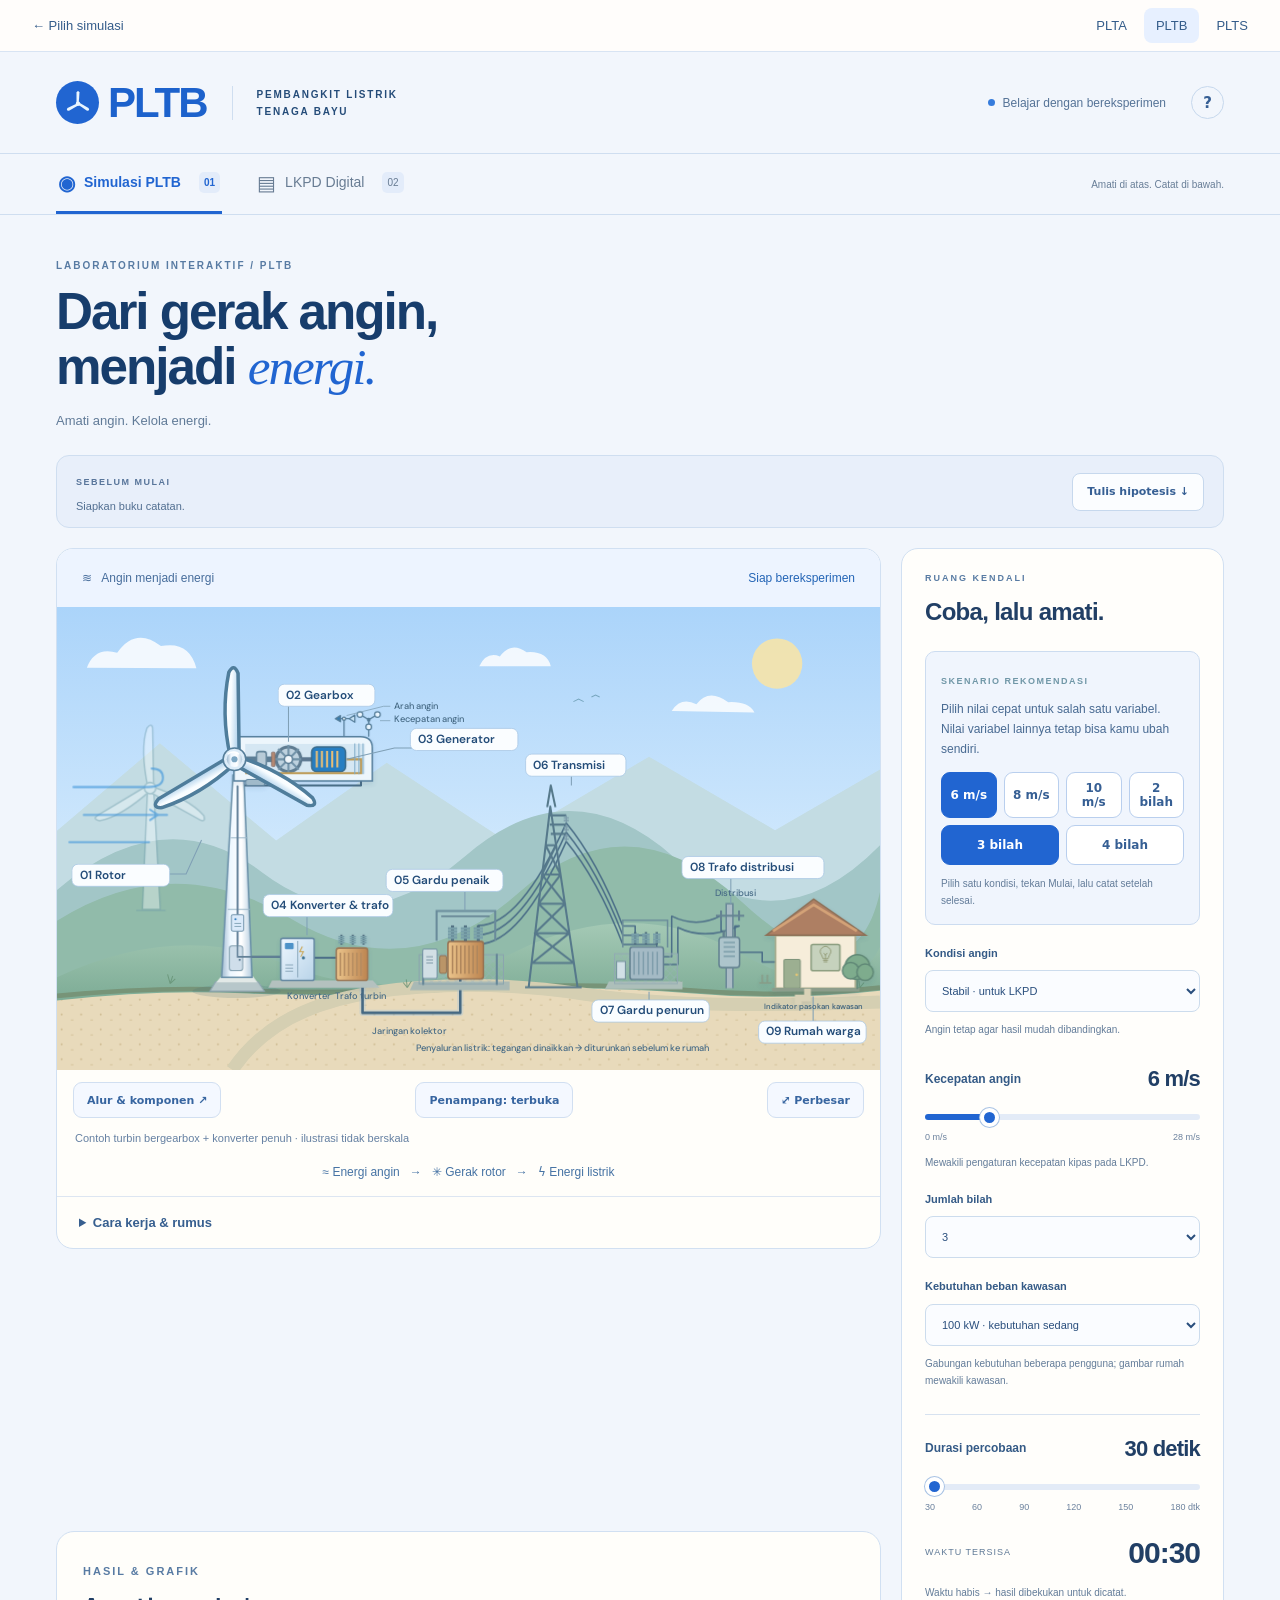
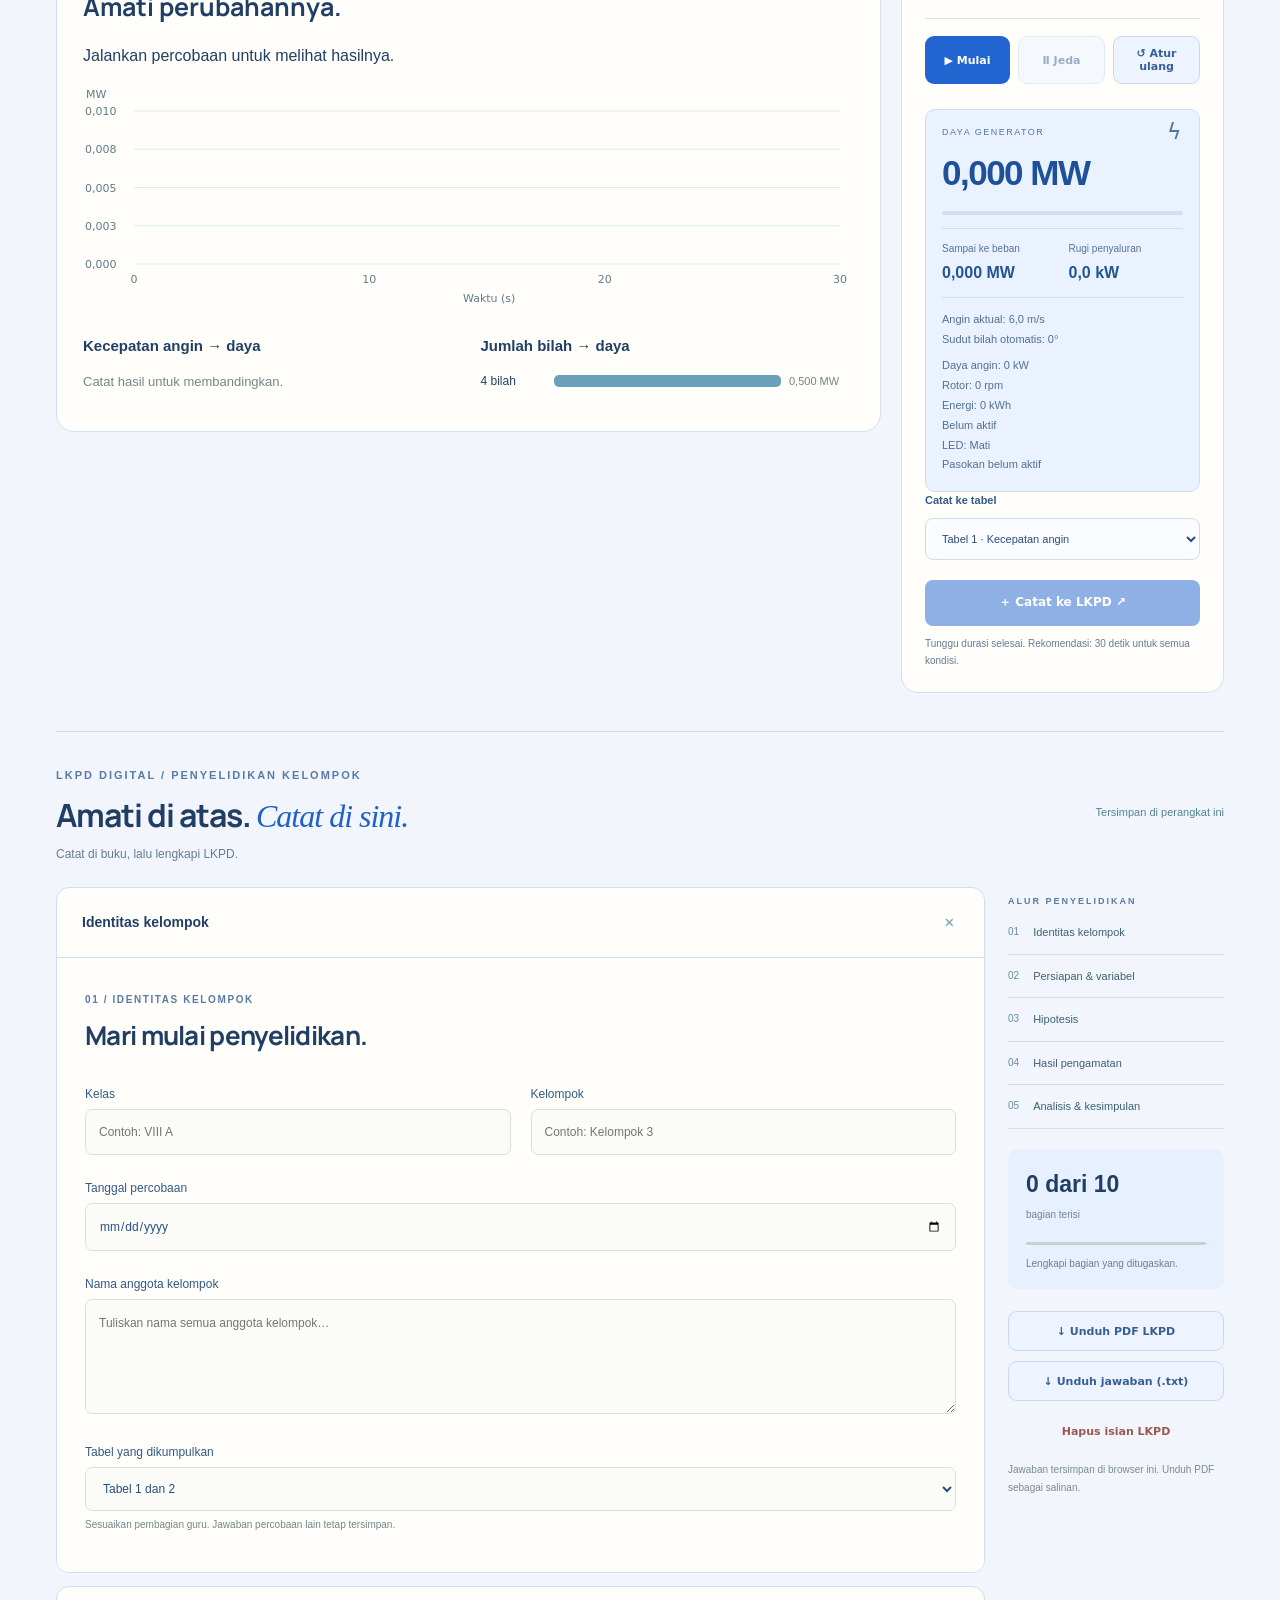
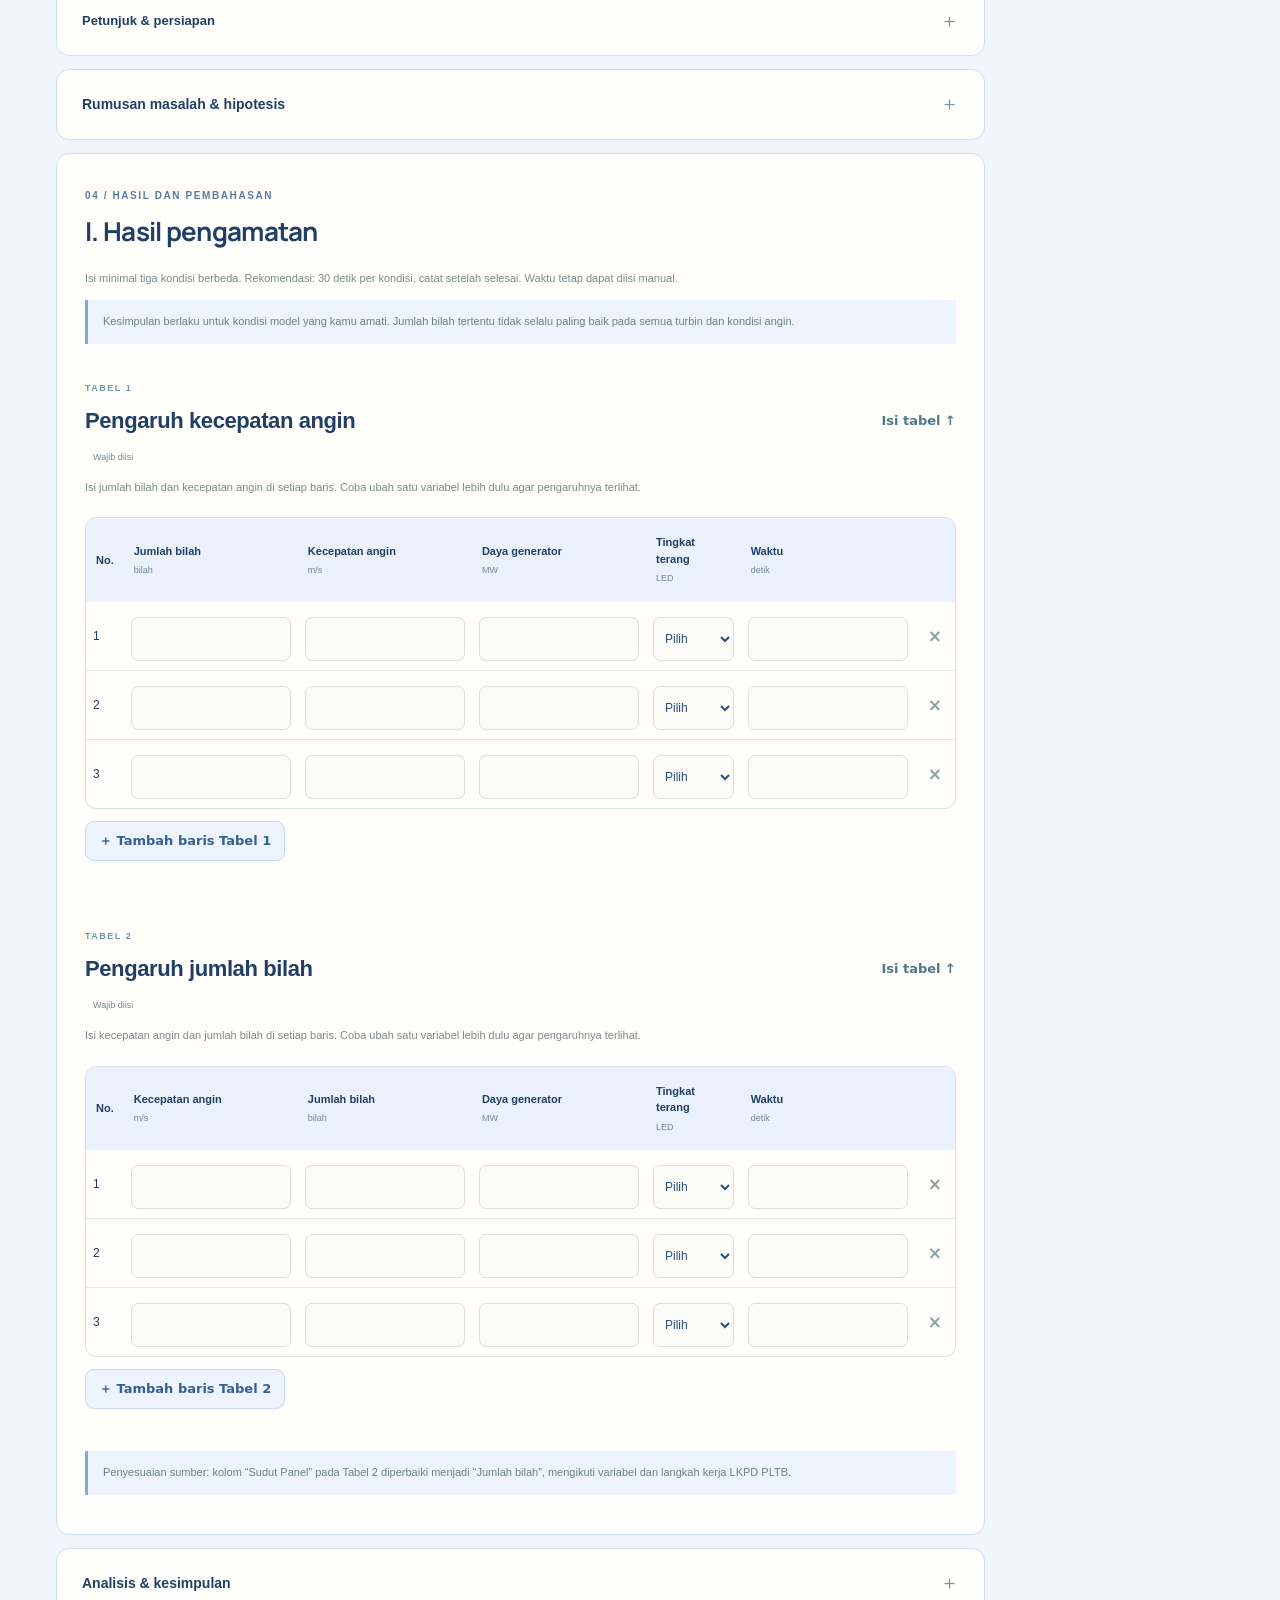
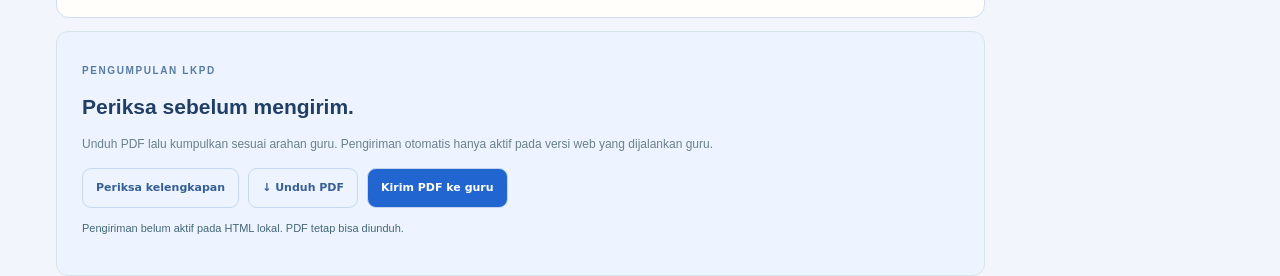
<file: pltb/index.html>
<!DOCTYPE html>
<html lang="id"><head><meta http-equiv="Content-Type" content="text/html; charset=UTF-8"><meta name="viewport" content="width=device-width,initial-scale=1"><title>PLTB — Laboratorium Energi</title>
<link rel="icon" href="data:image/svg+xml,%3Csvg xmlns='http://www.w3.org/2000/svg' viewBox='0 0 40 40'%3E%3Crect width='40' height='40' rx='12' fill='%232165d1'/%3E%3Cg fill='%23e9f5ff'%3E%3Cpath d='M18 20 18 7q2-4 4 0l-1 13Z'/%3E%3Cpath d='M18 20 18 7q2-4 4 0l-1 13Z' transform='rotate(120 20 21)'/%3E%3Cpath d='M18 20 18 7q2-4 4 0l-1 13Z' transform='rotate(240 20 21)'/%3E%3Ccircle cx='20' cy='21' r='2.6'/%3E%3C/g%3E%3C/svg%3E"><link rel="stylesheet" href="style.css"></head><body><nav class="site-sim-nav" aria-label="Pilih simulasi"><a href="../index.html">← Pilih simulasi</a><span><a href="../plta/index.html">PLTA</a><a href="index.html" aria-current="page">PLTB</a><a href="../plts/index.html">PLTS</a></span></nav>
<header class="header"><a href="#sim" class="brand" aria-label="PLTB, simulasi pembangkit listrik tenaga bayu"><span class="brand-icon" aria-hidden="true"><svg viewBox="0 0 40 40" width="30" height="30"><g fill="#e9f5ff"><path d="M18 20 18 6q2-4 4 0l-1 14Z"></path><path d="M18 20 18 6q2-4 4 0l-1 14Z" transform="rotate(120 20 21)"></path><path d="M18 20 18 6q2-4 4 0l-1 14Z" transform="rotate(240 20 21)"></path><circle cx="20" cy="21" r="3"></circle></g></svg></span><span>PLTB</span></a><span class="brand-caption">PEMBANGKIT LISTRIK<br>TENAGA BAYU</span><span class="header-tag"><span class="live-dot"></span> Belajar dengan bereksperimen</span><button class="icon-btn" id="help" aria-label="Panduan penggunaan">?</button></header>
<nav class="tabbar" aria-label="Navigasi laboratorium"><a class="tab active" href="#sim" aria-current="location"><span class="tab-icon">◉</span> Simulasi PLTB <span class="tab-num">01</span></a><a class="tab" href="#observations"><span class="tab-icon">▤</span> LKPD Digital <span class="tab-num">02</span></a><span class="nav-note">Amati di atas. Catat di bawah.</span></nav>
<main><section class="intro" id="sim"><p class="eyebrow">LABORATORIUM INTERAKTIF / PLTB</p><h1>Dari gerak angin,<br>menjadi <em>energi.</em></h1><p class="intro-copy">Amati angin. Kelola energi.</p></section>
<div class="learning-guide"><div><span class="mini-tag">SEBELUM MULAI</span><p>Siapkan buku catatan.</p></div><button class="secondary-btn" id="write-prediction">Tulis hipotesis ↓</button></div>
<section class="layout"><div class="visual"><div class="scene-head"><span>≋ &nbsp; Angin menjadi energi</span><span id="sceneStatus">Siap bereksperimen</span></div><div id="wind-safety-warning" class="wind-safety-warning" role="alert" hidden=""><span class="danger-icon" aria-hidden="true">⚠</span><div><strong>Turbin berhenti untuk keselamatan</strong><p>Angin terlalu kuat: batas aman operasi di bawah 25 m/s. Rotor dihentikan dan daya menjadi 0.</p></div></div><div class="scene-pan" role="region" aria-label="Visual PLTB, geser ke samping untuk mengikuti aliran energi" tabindex="0"><svg class="plant-scene" id="windPlant" viewBox="0 0 1600 900" role="group" aria-labelledby="wind-scene-title wind-scene-desc" xmlns="http://www.w3.org/2000/svg">
<title id="wind-scene-title">Dari angin menuju rumah warga</title><desc id="wind-scene-desc">Contoh PLTB bergearbox dan konverter penuh. Rotor memutar gearbox dan generator. Listrik melewati konverter, trafo turbin, jaringan kolektor, gardu penaik, transmisi, gardu penurun, jaringan distribusi dan trafo distribusi sebelum menuju rumah. Bilah berada di depan seluruh kabel.</desc>
<defs>
<radialgradient id="houseLampHalo"><stop stop-color="#ffe785" stop-opacity=".9"></stop><stop offset=".5" stop-color="#ffdc61" stop-opacity=".45"></stop><stop offset="1" stop-color="#ffdc61" stop-opacity="0"></stop></radialgradient>
<lineargradient id="sky" x2="0" y2="1"><stop stop-color="#abd4fa"></stop><stop offset="1" stop-color="#eff9ff"></stop></lineargradient>
<lineargradient id="steel"><stop stop-color="#a0bad0"></stop><stop offset=".28" stop-color="#edf7ff"></stop><stop offset=".66" stop-color="#fff"></stop><stop offset="1" stop-color="#b4cde0"></stop></lineargradient>
<lineargradient id="bladePaint" x1="0" y1="0" x2="1" y2=".2"><stop stop-color="#fff"></stop><stop offset=".48" stop-color="#f7fcff"></stop><stop offset="1" stop-color="#b7d6ee"></stop></lineargradient>
<lineargradient id="cabinet" x2="1" y2="1"><stop stop-color="#eef7ff"></stop><stop offset="1" stop-color="#b9d4e9"></stop></lineargradient>
<lineargradient id="copper"><stop stop-color="#ebc48b"></stop><stop offset="1" stop-color="#bd8551"></stop></lineargradient>
<lineargradient id="grass" x2="0" y2="1"><stop stop-color="#a4c9b5"></stop><stop offset="1" stop-color="#74a58e"></stop></lineargradient>
<pattern id="soilDots" width="38" height="29" patternUnits="userSpaceOnUse"><rect width="38" height="29" fill="#e8dabb"></rect><circle cx="9" cy="9" r="1.9" fill="#cfbc92"></circle><path d="M27 20h5" stroke="#d5c39b" stroke-width="2"></path></pattern>
<pattern id="fenceMesh" width="16" height="16" patternUnits="userSpaceOnUse"><path d="M0 0 16 16M16 0 0 16" stroke="#9bb3bd" stroke-width="1"></path></pattern>
<filter id="softShadow" x="-30%" y="-30%" width="160%" height="170%"><fedropshadow dx="0" dy="5" stdDeviation="5" flood-color="#255879" flood-opacity=".12"></fedropshadow></filter>
<g id="pine"><path d="M0 0-22 48h11l-22 33h25v24H8V81h25L12 48h10Z" fill="#638e7e"></path><path d="M0 8V88" stroke="#426e62" stroke-width="3" opacity=".35"></path></g>
<g id="insulator"><path d="M0 0v30" stroke="#4d6b7d" stroke-width="6"></path><path d="M-9 6H9M-9 12H9M-9 18H9M-9 24H9" stroke="#789fa9" stroke-width="5"></path></g>
</defs>
<!-- Landscape: depth, natural terrain, and a cutaway for the collector cable. -->
<g id="landscape"><rect width="1600" height="900" fill="url(#sky)"></rect><circle cx="1400" cy="110" r="49" fill="#f9e5a8" opacity=".88"></circle>
<g fill="#fff" opacity=".83"><path d="M58 118q16-42 59-29 36-51 85-13 55-11 69 43Z"></path><path d="M821 115q14-29 40-19 22-30 52-8 39-3 47 27Z"></path><path d="M1195 202q18-28 48-13 24-32 62-4 39-2 51 20Z"></path></g>
<path d="M0 435 200 265 426 454 641 303 873 455 1151 291 1396 434 1600 316V850H0Z" fill="#c3dce3"></path>
<path d="M0 550Q209 372 399 516T794 484T1200 487T1600 463V850H0Z" fill="#a2c6c7"></path>
<path d="M0 610Q226 468 455 606T897 556T1330 572T1600 554V850H0Z" fill="#91bbaa"></path>
<path d="M0 720Q237 609 448 696T891 670T1330 674T1600 661V800H0Z" fill="url(#grass)"></path>
<path d="M0 765Q196 743 360 751T785 747T1230 751T1600 746V900H0Z" fill="url(#soilDots)"></path>
<path d="M0 756Q196 737 360 745T785 741T1230 745T1600 740" fill="none" stroke="#779478" stroke-width="9"></path>
<path d="M341 900Q423 777 617 749T1020 752T1600 768" fill="none" stroke="#d5cfb2" stroke-width="25"></path>
<g opacity=".75"><use href="#pine" transform="translate(84 586) scale(.8)"></use><use href="#pine" transform="translate(145 612) scale(.64)"></use><use href="#pine" transform="translate(640 606) scale(.74)"></use><use href="#pine" transform="translate(1035 620) scale(.85)"></use><use href="#pine" transform="translate(1340 617) scale(.68)"></use><use href="#pine" transform="translate(1570 628) scale(.78)"></use></g>
<g opacity=".38" fill="#f6fbff" stroke="#6e9ba9" stroke-width="3"><path d="m166 588 10-235h12l13 235Z"></path><g transform="translate(181 352)"><path d="M-4 0q-16-76-2-117 9-10 11 0L7-7Z"></path><path d="M-4 0q-16-76-2-117 9-10 11 0L7-7Z" transform="rotate(120)"></path><path d="M-4 0q-16-76-2-117 9-10 11 0L7-7Z" transform="rotate(240)"></path><circle r="11"></circle></g><path d="M154 590h57"></path></g>
<g fill="none" stroke="#4e8497" stroke-width="2" opacity=".6"><path d="m1004 184 10-5 10 5m15-9 8-4 8 4"></path></g>
<g stroke="#628e70" stroke-width="2" fill="none" opacity=".7"><path d="m220 732-5-18m5 18 5-15m-5 15 10-9m451 17-2-16m2 16 8-13m-8 13-8-10m534 11-4-19m4 19 7-14m-7 14-10-9m364 8-2-14m2 14 8-10"></path></g></g>
<g id="windDirectionGroup" transform="rotate(0 181 352)"><g class="winds" fill="none" stroke="#4b9cdc" stroke-width="4" stroke-linecap="round" opacity=".7"><path d="M32 350h146q28 0 28-18t-22-18M52 404h162M24 457h155"></path><path d="m181 394 15 10-15 10"></path></g>
</g>
<!-- All stationary cables are behind the rotor foreground. -->
<g id="cableLayer" fill="none" stroke="#4c6f88" stroke-width="4" stroke-linecap="round" stroke-linejoin="round">
<path d="M535 296H591V347H351V680H452"></path>
<path d="M492 682H548" stroke-width="4"></path><path d="M594 703V789H784V691" stroke="#aec8d8" stroke-width="12" opacity=".42"></path>
<path d="M594 703V789H784V691" stroke="#466983" stroke-width="5"></path>
<!-- Three ordered conductors: matching vertical offsets prevent phase crossings. -->
<g id="transmissionConductors" stroke-width="3">
<path d="M819 619Q900 620 990 420Q1050 492 1100 620H1124V632"></path>
<path d="M819 637Q900 638 990 438Q1050 510 1100 638H1145V648"></path>
<path d="M819 655Q900 656 990 456Q1050 528 1100 656H1166V664"></path>
</g>
<path d="M1179 680H1195V601Q1244 625 1291 600M1179 695H1207V623Q1260 649 1326 620" stroke-width="3"></path>
<path d="M1291 600V630H1296V642M1326 620H1318V642M1327 671H1371V690H1413" stroke-width="3"></path>
</g>
<!-- Main turbine tower and nacelle cutaway. -->
<g id="turbineStructure"><ellipse cx="349" cy="747" rx="86" ry="13" fill="#426f79" opacity=".18"></ellipse><path d="M308 729h83l12 18H297Z" fill="#b7c7ca" stroke="#8da4b0" stroke-width="2"></path><path d="M319 718h62l9 12h-81Z" fill="#e2e9e7"></path>
<path d="M342 327 320 720h59l-16-393Z" fill="url(#steel)" stroke="#698fa8" stroke-width="3"></path><path d="M338 449h32m-38 139h43" stroke="#9bb6c7" stroke-width="2"></path><rect x="335" y="659" width="26" height="48" rx="5" fill="#cfdeea" stroke="#819eaf" stroke-width="2"></rect><circle cx="355" cy="686" r="2" fill="#51728a"></circle>
<path d="M351 348V657" fill="none" stroke="#698aaa" stroke-width="3" opacity=".75"></path>
<g filter="url(#softShadow)"><path d="M344 252h246q23 0 23 22v64H344Z" fill="#edf6fc" stroke="#557f9d" stroke-width="3"></path><path d="M366 266h232v58H366Z" fill="#d5e7f3"></path><path d="M365 296h58" stroke="#5d7e96" stroke-width="11"></path><rect x="388" y="281" width="19" height="29" rx="5" fill="#b8cbd7" stroke="#64859b" stroke-width="3"></rect>
<g id="gear"><circle cx="450" cy="296" r="24" fill="#bed2df" stroke="#5e7c91" stroke-width="6"></circle><path d="M450 268v56m-28-28h56m-48-20 40 40m0-40-40 40" stroke="#7192a8" stroke-width="4"></path><circle cx="450" cy="296" r="8" fill="#f3f8fc" stroke="#5d7f97" stroke-width="3"></circle></g><rect x="417" y="282" width="7" height="28" rx="2" fill="#b48871" stroke="#806b67" stroke-width="1.5"></rect><path d="M475 296h22" stroke="#5b7790" stroke-width="8"></path>
<rect x="495" y="272" width="66" height="48" rx="10" fill="#287ec2" stroke="#396b8b" stroke-width="3"></rect><path d="M505 280v32m10-32v32m10-32v32m10-32v32m10-32v32" stroke="#e8bf76" stroke-width="4"></path><path d="M563 296h28v27H366" fill="none" stroke="#bd9a55" stroke-width="4"></path>
<path d="M579 265v60m8-60v60m8-60v60" stroke="#7eabc9" stroke-width="2"></path><rect x="367" y="335" width="37" height="12" rx="4" fill="#a0baca" stroke="#6387a0" stroke-width="2"></rect></g>
<g id="windSensors" stroke="#557d99" stroke-width="2.5" stroke-linecap="round" stroke-linejoin="round">
<g id="windVane"><title>Penunjuk arah angin: membantu orientasi turbin terhadap angin.</title><path d="M558 251V217" fill="none"></path><g id="windVaneArrow" transform="rotate(0 558 217)"><path d="M543 217H577" fill="none"></path><path d="m541 217 10-6v12Z" fill="#367db0"></path><path d="m568 217 11-7v14Z" fill="#c9e3f5"></path><circle cx="558" cy="217" r="3" fill="#f5fbff"></circle></g></g>
<g id="anemometer"><title>Anemometer: mengukur kecepatan angin untuk pengendali turbin.</title><path d="M606 251V219" fill="none"></path><g id="anemometerCups" transform="rotate(0 606 219)"><path d="M606 219l-15-9m15 9 15-9m-15 9v13" fill="none"></path><circle cx="589" cy="209" r="5.5" fill="#eaf6ff"></circle><circle cx="623" cy="209" r="5.5" fill="#eaf6ff"></circle><circle cx="606" cy="233" r="5.5" fill="#eaf6ff"></circle><circle cx="606" cy="219" r="2.5" fill="#557d99"></circle></g></g></g>
<rect x="369" y="265" width="228" height="59" rx="7" id="nacelleCover" fill="url(#cabinet)" stroke="#6f98b7" stroke-width="2" visibility="hidden"></rect>
<path d="M351 347V680H451" fill="none" stroke="#617f96" stroke-width="3"></path><rect x="339" y="598" width="24" height="32" rx="3" fill="#daeafa" stroke="#7395ad" stroke-width="2"></rect><circle cx="347" cy="607" r="2" fill="#2878be"></circle><path d="M345 615h13m-13 6h13" stroke="#88a8bb" stroke-width="2"></path>
</g>
<!-- Converter and turbine transformer on a service platform. -->
<g id="converterStation" filter="url(#softShadow)"><path d="M418 726h196l13 14H411Z" fill="#b4c1bf"></path><rect x="435" y="644" width="65" height="82" rx="4" fill="url(#cabinet)" stroke="#6589a2" stroke-width="3"></rect><path d="M468 649v71" stroke="#8ba9bd" stroke-width="2"></path><circle cx="479" cy="682" r="3" fill="#3f7495"></circle><rect x="443" y="653" width="17" height="12" rx="2" fill="#4d92c8"></rect><path d="M444 696h15m-15 6h15m-15 6h15" stroke="#8aa7bb" stroke-width="2"></path><path d="m477 660-5 10h7l-5 10" fill="none" stroke="#c9a34d" stroke-width="2"></path>
<rect x="543" y="663" width="61" height="63" rx="5" fill="url(#copper)" stroke="#9c7958" stroke-width="3"></rect><path d="M551 672v45m8-45v45m8-45v45m8-45v45m8-45v45m8-45v45" stroke="#b58c60" stroke-width="3"></path><use href="#insulator" transform="translate(553 637) scale(.65)"></use><use href="#insulator" transform="translate(575 637) scale(.65)"></use><use href="#insulator" transform="translate(596 637) scale(.65)"></use></g>
<!-- Collector substation and step-up transformer. -->
<g id="stepUpStation"><path d="M694 728h186v17H686Z" fill="#a9b9b5"></path><rect x="704" y="676" width="164" height="57" fill="url(#fenceMesh)" stroke="#8ba5ae" stroke-width="2"></rect><path d="M712 674v61m143-61v61" stroke="#668798" stroke-width="4"></path>
<rect x="760" y="650" width="69" height="73" rx="5" fill="url(#copper)" stroke="#967353" stroke-width="3"></rect><path d="M769 658v55m8-55v55m8-55v55m8-55v55m8-55v55m8-55v55m8-55v55" stroke="#b0875d" stroke-width="3"></path><rect x="744" y="678" width="13" height="34" rx="3" fill="#ba9568" stroke="#967353" stroke-width="2"></rect>
<path d="M738 649v-58h114v58" fill="none" stroke="#698b9b" stroke-width="4"></path><use href="#insulator" transform="translate(769 619)"></use><use href="#insulator" transform="translate(794 619)"></use><use href="#insulator" transform="translate(819 619)"></use><path d="M747 601h94" stroke="#5e7c8d" stroke-width="3"></path><rect x="711" y="665" width="28" height="57" rx="3" fill="#d1dfe5" stroke="#7192a2" stroke-width="2"></rect><path d="M718 680h13m-13 6h13m-13 6h13" stroke="#829caa" stroke-width="2"></path></g>
<!-- Transmission and a receiving step-down substation. -->
<g id="transmissionTower" stroke="#56798b" stroke-width="4" fill="none" stroke-linejoin="round">
<path d="M917 739 959 388 1012 739ZM924 692h81m-76-58h67m-60-57h52m-45-57h36m-29-57h20M924 692l72-58-60-57 43-57-29-57m55 229-76-58 59-57-45-57 27-57M910 739h110M953 389l7-42 9 42"></path>
<path d="M956 405h34m-32 18h32m-30 18h30"></path>
<g stroke="#7c9baa" stroke-width="2.5"><path d="M990 405v15m0 3v15m0 3v15"></path><path d="M985 410h10m-10 5h10m-10 13h10m-10 5h10m-10 13h10m-10 5h10"></path></g></g>
<g id="receivingStation"><path d="M1073 728h143v15h-151Z" fill="#adbfba"></path><rect x="1084" y="674" width="122" height="58" fill="url(#fenceMesh)" stroke="#92aab3" stroke-width="2"></rect><rect x="1114" y="661" width="65" height="63" rx="5" fill="#a4bac5" stroke="#658292" stroke-width="3"></rect><path d="M1122 670v45m9-45v45m9-45v45m9-45v45m9-45v45m9-45v45" stroke="#809eac" stroke-width="3"></path><use href="#insulator" transform="translate(1124 632) scale(.8)"></use><use href="#insulator" transform="translate(1145 632) scale(.8)"></use><use href="#insulator" transform="translate(1166 632) scale(.8)"></use><path d="M1100 662v-53h87v53" fill="none" stroke="#6b8d9a" stroke-width="3"></path><rect x="1088" y="689" width="17" height="34" fill="#d1e0e6" stroke="#73909c" stroke-width="2"></rect></g>
<!-- Distribution: medium-voltage feeder, pole transformer, low-voltage service. -->
<g id="distributionPole"><path d="M1301 741V577h13v164" fill="#a9bbc4" stroke="#6a8898" stroke-width="3"></path><path d="M1281 600h55m-45-10v20m35-20v20" stroke="#658393" stroke-width="4"></path><rect x="1287" y="642" width="40" height="59" rx="6" fill="#adc5cc" stroke="#648391" stroke-width="3"></rect><path d="M1296 652h22m-22 9h22m-22 9h22m-22 9h22" stroke="#7c9ea9" stroke-width="3"></path><path d="M1296 642v-12m22 12v-12" stroke="#62808e" stroke-width="4"></path></g>
<!-- Homes and neighborhood detail. -->
<g id="homes" filter="url(#softShadow)"><path d="M1397 639h155v102h-155Z" fill="#f6edda" stroke="#aaab8b" stroke-width="3"></path><path d="m1379 638 92-70 101 70Z" fill="#ae7f64" stroke="#8c7057" stroke-width="3"></path><path d="m1392 630 79-51 84 51" fill="none" stroke="#d4a378" stroke-width="5"></path>
<rect x="1413" y="685" width="32" height="56" rx="3" fill="#9caf91" stroke="#7e947a" stroke-width="2"></rect><circle cx="1438" cy="715" r="2.5" fill="#e7c774"></circle><rect id="houseLight" x="1466" y="656" width="56" height="51" rx="4" fill="#c6d2bd" stroke="#8c9e80" stroke-width="3"></rect>
<g id="houseLamp" transform="translate(1494 674)"><title id="houseLampTitle">Indikator padam · kontribusi PLTB belum mencukupi beban contoh</title><circle id="houseLampGlow" cy="5" r="37" fill="url(#houseLampHalo)" opacity="0"></circle><path id="houseBulb" d="M-8 2A10 10 0 1 1 8 2L4.5 10H-4.5Z" fill="#c4d1bd" stroke="#8d956e" stroke-width="1.7"></path><path d="m-3-1 3 4 3-4M0 3v7M-4 13h8M-3 16h6" fill="none" stroke="#8d956e" stroke-width="1.6" stroke-linecap="round"></path>
<g id="houseLampRays" stroke="#edb934" stroke-width="2" stroke-linecap="round" opacity="0"><path d="M0-18v-5M-15-11l-4-4M15-11l4-4M-19 2h-5M19 2h5"></path></g></g><path d="M1390 744h170" stroke="#8d9d8b" stroke-width="7"></path>
<path d="M1459 742v18h-18v13" fill="none" stroke="#d9d2b7" stroke-width="13"></path>
<g stroke="#618977" stroke-width="3" fill="#7eac8d"><path d="M1556 713v30"></path><circle cx="1556" cy="700" r="24"></circle><circle cx="1543" cy="707" r="16"></circle><circle cx="1571" cy="710" r="16"></circle></g><path d="M1365 731h24m-18 0v-16m10 16v-16" stroke="#879c88" stroke-width="3"></path></g>
<!-- Energy particles share the exact rear cable route; rotor painted after them. -->
<path id="electricPath" d="M535 296H591V347H351V680H452L492 682H548L594 703V789H784V691L794 650L819 619Q900 620 990 420Q1050 492 1100 620H1124V632L1145 680H1195V601Q1244 625 1291 600V630H1296V642L1307 671H1327H1371V690H1413" fill="none" stroke="#f7c64b" stroke-width="5" stroke-linecap="round" stroke-linejoin="round" stroke-dasharray="3 26" opacity="0" style="opacity: 0;"></path>
<!-- Callouts remain outside the rotor sweep and behind its foreground. -->
<g class="scene-leaders" fill="none" stroke="#7f9fb5" stroke-width="2"><path d="M216 519h35l30-66M450 193v69M731 274h-75l-93 22M486 602v36M793 553v36M1000 329v18M1151 764v-16M1310 527v50M1470 805v-48"></path></g>
<g class="part-label">
<g data-stage="rotor" transform="translate(29 500)" role="button" tabindex="0" aria-label="Tahap 1: Rotor &amp; poros utama"><rect width="190" height="43" rx="12" fill="#fbfdff" stroke="#b1cde3"></rect><text x="15" y="28">01 Rotor</text></g><g data-stage="gearbox" transform="translate(430 150)" role="button" tabindex="0" aria-label="Tahap 2: Gearbox"><rect width="188" height="43" rx="12" fill="#fbfdff" stroke="#b1cde3"></rect><text x="15" y="28">02 Gearbox</text></g><g data-stage="generator" transform="translate(687 236)" role="button" tabindex="0" aria-label="Tahap 3: Generator"><rect width="209" height="43" rx="12" fill="#fbfdff" stroke="#b1cde3"></rect><text x="15" y="28">03 Generator</text></g><g data-stage="converter" transform="translate(401 559)" role="button" tabindex="0" aria-label="Tahap 4: Konverter &amp; trafo turbin"><rect width="252" height="43" rx="12" fill="#fbfdff" stroke="#b1cde3"></rect><text x="15" y="28">04 Konverter &amp; trafo</text></g><g data-stage="stepup" transform="translate(640 510)" role="button" tabindex="0" aria-label="Tahap 5: Jaringan kolektor &amp; gardu penaik"><rect width="227" height="43" rx="12" fill="#fbfdff" stroke="#b1cde3"></rect><text x="15" y="28">05 Gardu penaik</text></g><g data-stage="transmission" transform="translate(911 286)" role="button" tabindex="0" aria-label="Tahap 6: Transmisi"><rect width="195" height="43" rx="12" fill="#fbfdff" stroke="#b1cde3"></rect><text x="15" y="28">06 Transmisi</text></g><g data-stage="stepdown" transform="translate(1040 764)" role="button" tabindex="0" aria-label="Tahap 7: Gardu penurun"><rect width="228" height="43" rx="12" fill="#fbfdff" stroke="#b1cde3"></rect><text x="15" y="28">07 Gardu penurun</text></g><g data-stage="distribution" transform="translate(1215 485)" role="button" tabindex="0" aria-label="Tahap 8: Distribusi &amp; trafo distribusi"><rect width="276" height="43" rx="12" fill="#fbfdff" stroke="#b1cde3"></rect><text x="15" y="28">08 Trafo distribusi</text></g><g data-stage="homes" transform="translate(1364 805)" role="button" tabindex="0" aria-label="Tahap 9: Rumah warga"><rect width="209" height="43" rx="12" fill="#fbfdff" stroke="#b1cde3"></rect><text x="15" y="28">09 Rumah warga</text></g></g><g class="scene-small-labels"><text x="447" y="763">Konverter</text><text x="540" y="763">Trafo turbin</text><text x="613" y="830">Jaringan kolektor</text><text x="1280" y="562">Distribusi</text><text x="1470" y="782" text-anchor="middle" class="supply-label">Indikator pasokan kawasan</text><path d="M563 211l72-18h13M628 221h20" fill="none" stroke="#7f9fb5" stroke-width="1.5"></path><text x="655" y="198">Arah angin</text><text x="655" y="223">Kecepatan angin</text><text x="698" y="863">Penyaluran listrik: tegangan dinaikkan → diturunkan sebelum ke rumah</text></g>
<!-- Foreground is deliberately LAST: cables and energy particles cannot cover blades. -->
<g id="rotorForeground"><g id="rotorMount" transform="translate(345 296)"><g id="rotor" transform="rotate(0)"><g id="rotorBlades"><g transform="rotate(0)"><path class="pitch-blade" d="M-8 -5 Q-27 -89 -11 -169 Q-1 -188 7 -167 L9 -15Z" fill="url(#bladePaint)" stroke="#4f7d9b" stroke-width="3.5"></path></g><g transform="rotate(120)"><path class="pitch-blade" d="M-8 -5 Q-27 -89 -11 -169 Q-1 -188 7 -167 L9 -15Z" fill="url(#bladePaint)" stroke="#4f7d9b" stroke-width="3.5"></path></g><g transform="rotate(240)"><path class="pitch-blade" d="M-8 -5 Q-27 -89 -11 -169 Q-1 -188 7 -167 L9 -15Z" fill="url(#bladePaint)" stroke="#4f7d9b" stroke-width="3.5"></path></g></g><circle r="22" fill="#dcecf8" stroke="#557e9a" stroke-width="3"></circle><circle r="15" fill="url(#steel)"></circle><circle r="6" fill="#7ca6c2"></circle><path d="M-13-10q10-8 22 0" stroke="#fff" stroke-width="3" opacity=".9" fill="none"></path></g></g></g>
</svg></div><p class="pan-hint">↔ Geser untuk mengikuti perjalanan energi</p><div class="scene-tools"><button id="components">Alur &amp; komponen ↗</button><button id="cutaway" aria-pressed="true">Penampang: terbuka</button><button id="enlarge">⤢ Perbesar</button></div><p class="scene-model-note">Contoh turbin bergearbox + konverter penuh · ilustrasi tidak berskala</p><div class="legend">≈ Energi angin &nbsp; → &nbsp; ✳ Gerak rotor &nbsp; → &nbsp; ϟ Energi listrik</div><details><summary>Cara kerja &amp; rumus</summary><p>Angin memutar bilah dan poros. Gearbox meneruskan putaran ke generator. Listrik disalurkan melalui gardu dan jaringan ke rumah.</p><div class="formula">P<sub>angin</sub> = ½ × ρ × A × v³<br>P<sub>generator</sub> = P<sub>angin</sub> × C<sub>p</sub> × η<br>P<sub>beban</sub> = P<sub>generator</sub> × η<sub>penyaluran</sub></div><button id="formulaHelp">Arti simbol &amp; asumsi model ↗</button><p>Di bawah 3 m/s turbin belum menghasilkan listrik. Pada 25 m/s turbin berhenti demi keselamatan. Daya maksimal 500 kW.</p></details></div><aside class="control-panel"><div class="control-heading"><p class="eyebrow">RUANG KENDALI</p><h2>Coba, lalu amati.</h2></div>
<div class="scenario-card"><span class="mini-tag">SKENARIO REKOMENDASI</span><p id="scenario-description">Pilih nilai cepat untuk salah satu variabel. Nilai lainnya tetap bisa kamu ubah sendiri.</p><div id="scenario-options" class="scenario-options" role="group" aria-label="Pilih nilai cepat" data-type="wind"><button type="button" data-value="6" aria-pressed="true">6 m/s</button><button type="button" data-value="8" aria-pressed="false">8 m/s</button><button type="button" data-value="10" aria-pressed="false">10 m/s</button></div><p class="hint">Pilih satu kondisi, tekan Mulai, lalu catat setelah selesai.</p></div><div class="control-field"><label class="field-label" for="wind-mode">Kondisi angin</label><select id="wind-mode"><option value="stable">Stabil · untuk LKPD</option><option value="gusts">Berembus · eksplorasi</option></select><p class="hint" id="wind-mode-hint">Angin tetap agar hasil mudah dibandingkan.</p></div><div class="slider-block"><div class="slider-top"><label for="speed">Kecepatan angin</label><output id="speedOut" for="speed">6 m/s</output></div><input id="speed" type="range" min="0" max="28" value="6" step="1" style="--percent: 21.428571428571427%;"><div class="range-scale"><span>0 m/s</span><span>28 m/s</span></div><p class="hint">Mewakili pengaturan kecepatan kipas pada LKPD.</p></div>
<div class="control-field"><label class="field-label" for="blades">Jumlah bilah</label><select id="blades"><option>2</option><option selected="">3</option><option>4</option></select></div>
<div class="control-field"><label class="field-label" for="load">Kebutuhan beban kawasan</label><select id="load"><option value="50">50 kW · kebutuhan rendah</option><option value="100" selected="">100 kW · kebutuhan sedang</option><option value="200">200 kW · kebutuhan tinggi</option></select><p class="hint">Gabungan kebutuhan beberapa pengguna; gambar rumah mewakili kawasan.</p></div>
<div class="timer-block"><div class="slider-top"><label for="duration">Durasi percobaan</label><output id="durationOut" for="duration">30 detik</output></div><input id="duration" type="range" min="30" max="180" step="30" value="30" style="--percent: 0%;"><div class="duration-ticks" aria-hidden="true"><span>30</span><span>60</span><span>90</span><span>120</span><span>150</span><span>180 dtk</span></div><div class="timer-readout"><span>WAKTU TERSISA</span><strong id="timer" aria-label="Sisa waktu percobaan">00:30</strong></div><p class="hint">Waktu habis → hasil dibekukan untuk dicatat.</p></div>
<div class="actions"><button id="start">▶ Mulai</button><button id="pause" disabled="">Ⅱ Jeda</button><button id="reset">↺ Atur ulang</button></div>
<div class="power-box"><div class="power-top"><span>DAYA GENERATOR</span><span>ϟ</span></div><strong id="power">0,000 MW</strong><div class="power-meter"><div id="power-bar" style="width: 0%;"></div></div><div class="delivery-readings"><span>Sampai ke beban<strong id="deliveredPower">0,000 MW</strong></span><span>Rugi penyaluran<strong id="lineLoss">0,0 kW</strong></span></div><small id="actualWind">Angin aktual: 6,0 m/s</small><small id="pitch">Sudut bilah otomatis: 0°</small><small id="windPower">Daya angin: 0 kW</small><small id="rpm">Rotor: 0 rpm</small><small id="energy">Energi: 0 kWh</small><small id="state">Belum aktif</small><small id="led">LED: Mati</small><small id="supply">Pasokan belum aktif</small></div><label class="field-label" for="record-target">Catat ke tabel</label><select id="record-target" class="record-target"><option value="wind">Tabel 1 · Kecepatan angin</option><option value="blades">Tabel 2 · Jumlah bilah</option></select><button id="record" class="wide" disabled="">＋ Catat ke LKPD ↗</button><p id="record-note" class="hint">Tunggu durasi selesai. Rekomendasi: 30 detik untuk semua kondisi.</p></aside><section class="results"><div><span class="eyebrow">HASIL &amp; GRAFIK</span><h2>Amati perubahannya.</h2><p id="summary">Jalankan percobaan untuk melihat hasilnya.</p></div><canvas id="chart" width="1164" height="275" aria-label="Grafik daya listrik terhadap waktu"></canvas><div id="comparison" class="comparison"><div><h3>Kecepatan angin → daya</h3><p>Catat hasil untuk membandingkan.</p></div><div><h3>Jumlah bilah → daya</h3><div class="bar-row"><span>4 bilah</span><span class="bar-track"><i style="width: 100%;"></i></span><small>0,500 MW</small></div></div></div></section></section><section id="lkpd" class="worksheet">
<div class="worksheet-intro"><div><span class="eyebrow">LKPD DIGITAL / PENYELIDIKAN KELOMPOK</span><h2>Amati di atas. <em>Catat di sini.</em></h2><p>Catat di buku, lalu lengkapi LKPD.</p></div><span id="save-status" role="status">Tersimpan di perangkat ini</span></div>
<div class="worksheet-layout"><aside class="worksheet-aside"><span class="eyebrow">ALUR PENYELIDIKAN</span><a href="#identity">01 <span>Identitas kelompok</span></a><a href="#instructions">02 <span>Persiapan &amp; variabel</span></a><a href="#hypothesis">03 <span>Hipotesis</span></a><a href="#observations">04 <span>Hasil pengamatan</span></a><a href="#analysis">05 <span>Analisis &amp; kesimpulan</span></a><div class="progress-box"><strong id="progress-label">0 dari 10</strong><span>bagian terisi</span><progress id="progress" value="0" max="10"></progress><p>Lengkapi bagian yang ditugaskan.</p></div><button data-download-pdf="">↓ Unduh PDF LKPD</button><button id="export">↓ Unduh jawaban (.txt)</button><button id="clear-sheet" class="text-btn danger">Hapus isian LKPD</button><p class="hint">Jawaban tersimpan di browser ini. Unduh PDF sebagai salinan.</p></aside>
<div class="worksheet-content">
<details class="worksheet-fold" id="identity" open=""><summary><span>Identitas kelompok</span><span class="fold-marker">＋</span></summary><article class="form-card"><span class="section-number">01 / IDENTITAS KELOMPOK</span><h2>Mari mulai penyelidikan.</h2><div class="fields"><label>Kelas<input data-field="kelas" placeholder="Contoh: VIII A" maxlength="500"></label><label>Kelompok<input data-field="kelompok" placeholder="Contoh: Kelompok 3" maxlength="500"></label><label class="full">Tanggal percobaan<input data-field="tanggal" type="date"></label><label class="full">Nama anggota kelompok<textarea data-field="anggota" placeholder="Tuliskan nama semua anggota kelompok…" maxlength="500"></textarea></label><label class="full">Tabel yang dikumpulkan<select id="assignment"><option value="both">Tabel 1 dan 2</option><option value="wind">Tabel 1 saja</option><option value="blades">Tabel 2 saja</option></select><small>Sesuaikan pembagian guru. Jawaban percobaan lain tetap tersimpan.</small></label></div></article></details>
<details class="worksheet-fold" id="instructions"><summary><span>Petunjuk &amp; persiapan</span><span class="fold-marker">＋</span></summary><article class="form-card"><span class="section-number">02 / PERSIAPAN PERCOBAAN</span><h2>Pahami sebelum mencoba.</h2><div id="preparation-content"><details open=""><summary>A. Tujuan percobaan</summary><p>Melalui penyelidikan, peserta didik mampu mengidentifikasi variabel manipulasi, kontrol, dan respon; mengamati pengaruh perubahan variabel manipulasi terhadap keluaran model pembangkit; serta menjelaskan perubahan energi berdasarkan hasil percobaan.</p></details><details><summary>B. Petunjuk pengerjaan</summary><ol><li>Tentukan tabel tujuan pencatatan sesuai pembagian guru lewat pilihan <em>Catat ke tabel</em> di panel kendali.</li><li>Baca variabel, pahami rumusan masalah, dan susun hipotesis bersama kelompok.</li><li>Ubah satu variabel lebih dulu dan biarkan variabel lain tetap agar pengaruhnya mudah dibaca. Kedua variabel tetap bisa kamu sesuaikan.</li><li>Amati daya generator dalam MW dan tingkat terang nyala LED. Pilih angin stabil untuk LKPD.</li><li>Catat hasil di buku, analisis data, lalu lengkapi LKPD dan kesimpulan.</li></ol><p class="note">Penyesuaian sumber: petunjuk PDF menyebut dua kondisi, tetapi langkah kerja dan tabel menyediakan tiga. Simulasi memakai tiga kondisi awal; baris dapat ditambah.</p></details><details><summary>C. Mengenal variabel</summary><p>Manipulasi: faktor yang sengaja diubah.</p><p>Kontrol: faktor yang dijaga tetap sama.</p><p>Respon: hasil yang diamati atau diukur akibat perubahan variabel manipulasi.</p><p class="note">Pada simulasi ini kedua variabel bebas kamu ubah. Untuk membaca pengaruh satu variabel, ubah satu dulu dan biarkan yang lain tetap; setelah itu kamu boleh mencoba kombinasi lain.</p></details><details open=""><summary>D. Variabel percobaan</summary><div class="variable-cards"><div class="variable-card"><span class="mini-tag">TABEL 1</span><h3>Pengaruh kecepatan angin</h3><p><strong>Diubah:</strong> Kecepatan angin (m/s), mewakili pengaturan kecepatan kipas.</p><p><strong>Bila ingin membandingkan:</strong> pakai jumlah bilah yang sama di semua baris. Nilai bilah tetap bebas kamu ubah.</p><p><strong>Diamati:</strong> daya generator (MW) dan tingkat terang nyala LED.</p></div><div class="variable-card"><span class="mini-tag">TABEL 2</span><h3>Pengaruh jumlah bilah</h3><p><strong>Diubah:</strong> Jumlah bilah baling-baling.</p><p><strong>Bila ingin membandingkan:</strong> pakai kecepatan angin yang sama di semua baris. Kecepatan tetap bebas kamu ubah.</p><p><strong>Diamati:</strong> daya generator (MW) dan tingkat terang nyala LED.</p></div></div></details><details><summary>E. Alat dan bahan</summary><ol><li>Laptop atau ponsel dengan browser dan koneksi internet.</li><li>Simulasi PLTB ini.</li><li>Buku catatan untuk pengamatan dan analisis.</li></ol></details><details><summary>F. Langkah kerja</summary><ol><li>Siapkan simulasi PLTB. Arah angin pada gambar sudah menghadap rotor; slider kecepatan angin mewakili pengaturan kipas pada model LKPD.</li><li>Kedua variabel bebas kamu ubah. Sebagai titik awal, coba angin 6, 8, dan 10 m/s dengan jumlah bilah yang sama, lalu 2, 3, dan 4 bilah dengan kecepatan yang sama. Enam tombol cepat di panel hanya memasang satu nilai; nilai lainnya tetap bisa kamu sesuaikan.</li><li>Hentikan atau selesaikan percobaan sebelum mengganti bilah. Bilah dipasang seimbang secara otomatis; bentuk, ukuran, pengaturan awal sudut bilah, generator, dan aturan kontrol otomatis tetap. Untuk membandingkan bilah tanpa pembatasan kapasitas, gunakan 6 m/s.</li><li>Pilih durasi 30–180 detik, lalu tekan Mulai. Gunakan angin stabil dan durasi yang sama pada semua kondisi (rekomendasi 30 detik). Amati selama berjalan, lalu catat daya generator dan LED setelah durasi selesai. Angin berembus hanya untuk eksplorasi. Jeda menghentikan timer sementara; hasil terakhir dibekukan saat durasi habis.</li><li>Catat hasil akhir di buku, kemudian gunakan Catat ke LKPD atau isi tabel secara manual. Tombol pencatatan aktif setelah selesai dan satu hasil hanya dicatat sekali. Baca catatan kewajaran, lalu susun analisis dan kesimpulan berdasarkan data.</li></ol><p class="note">Pada simulator digital ini, daya generator (MW) dan LED merupakan respon pengamatan. Tegangan tidak dihitung. Lampu rumah menunjukkan kecukupan pasokan setelah rugi penyaluran; padamnya indikator tidak berarti rumah pada jaringan nyata mati. Rumah mewakili kumpulan pengguna; beban 50–200 kW adalah beban kawasan.</p></details></div><div class="inline-actions"><button data-start="wind">Isi Tabel 1 ↑</button><button data-start="blades">Isi Tabel 2 ↑</button></div></article></details>
<details class="worksheet-fold" id="hypothesis"><summary><span>Rumusan masalah &amp; hipotesis</span><span class="fold-marker">＋</span></summary><article class="form-card"><span class="section-number">03 / SEBELUM MENYELIDIKI</span><h2>Apa dugaanmu?</h2><h3>G. Rumusan masalah</h3><ol id="questions"><li>Bagaimana pengaruh kecepatan angin terhadap daya listrik pada model PLTB?</li><li>Bagaimana pengaruh jumlah bilah baling-baling terhadap daya listrik pada model PLTB?</li></ol><label>H. Hipotesis<textarea data-field="hipotesis" rows="5" maxlength="20000" placeholder="Menurut kelompok kami, jika… maka… karena…"></textarea></label></article></details>
<article class="form-card observation-card" id="observations"><span class="section-number">04 / HASIL DAN PEMBAHASAN</span><h2>I. Hasil pengamatan</h2><p class="hint">Isi minimal tiga kondisi berbeda. Rekomendasi: 30 detik per kondisi, catat setelah selesai. Waktu tetap dapat diisi manual.</p><p class="note">Kesimpulan berlaku untuk kondisi model yang kamu amati. Jumlah bilah tertentu tidak selalu paling baik pada semua turbin dan kondisi angin.</p><div id="tables"><section><div class="observation-title"><div><span class="mini-tag">TABEL 1</span><h3>Pengaruh kecepatan angin</h3><span data-requirement="wind" class="required-tag">Wajib diisi</span></div><button class="text-btn" data-start="wind">Isi tabel ↑</button></div><p class="hint">Isi jumlah bilah dan kecepatan angin di setiap baris. Coba ubah satu variabel lebih dulu agar pengaruhnya terlihat.</p><div class="table-wrap"><table><caption class="sr-only">Hasil pengamatan Tabel 1</caption><thead><tr><th>No.</th><th>Jumlah bilah<small>bilah</small></th><th>Kecepatan angin<small>m/s</small></th><th>Daya generator<small>MW</small></th><th>Tingkat terang<small>LED</small></th><th>Waktu<small>detik</small></th><th><span class="sr-only">Aksi</span></th></tr></thead><tbody id="table-wind"><tr><td>1</td><td data-label="Jumlah bilah (bilah)"><input inputmode="decimal" aria-label="wind control baris 1" data-key="control" value=""></td><td data-label="Kecepatan angin (m/s)"><input inputmode="decimal" aria-label="wind variable baris 1" data-key="variable" value=""></td><td data-label="Daya generator (MW)"><input inputmode="decimal" aria-label="wind power baris 1" data-key="power" value=""></td><td data-label="Tingkat terang LED"><select aria-label="wind led baris 1" data-key="led"><option value="">Pilih</option><option>Mati</option><option>Redup</option><option>Sedang</option><option>Terang</option></select></td><td data-label="Waktu (detik)"><input inputmode="decimal" aria-label="wind time baris 1" data-key="time" value=""></td><td><button class="row-remove" aria-label="Hapus wind baris 1">×</button></td></tr><tr><td>2</td><td data-label="Jumlah bilah (bilah)"><input inputmode="decimal" aria-label="wind control baris 2" data-key="control" value=""></td><td data-label="Kecepatan angin (m/s)"><input inputmode="decimal" aria-label="wind variable baris 2" data-key="variable" value=""></td><td data-label="Daya generator (MW)"><input inputmode="decimal" aria-label="wind power baris 2" data-key="power" value=""></td><td data-label="Tingkat terang LED"><select aria-label="wind led baris 2" data-key="led"><option value="">Pilih</option><option>Mati</option><option>Redup</option><option>Sedang</option><option>Terang</option></select></td><td data-label="Waktu (detik)"><input inputmode="decimal" aria-label="wind time baris 2" data-key="time" value=""></td><td><button class="row-remove" aria-label="Hapus wind baris 2">×</button></td></tr><tr><td>3</td><td data-label="Jumlah bilah (bilah)"><input inputmode="decimal" aria-label="wind control baris 3" data-key="control" value=""></td><td data-label="Kecepatan angin (m/s)"><input inputmode="decimal" aria-label="wind variable baris 3" data-key="variable" value=""></td><td data-label="Daya generator (MW)"><input inputmode="decimal" aria-label="wind power baris 3" data-key="power" value=""></td><td data-label="Tingkat terang LED"><select aria-label="wind led baris 3" data-key="led"><option value="">Pilih</option><option>Mati</option><option>Redup</option><option>Sedang</option><option>Terang</option></select></td><td data-label="Waktu (detik)"><input inputmode="decimal" aria-label="wind time baris 3" data-key="time" value=""></td><td><button class="row-remove" aria-label="Hapus wind baris 3">×</button></td></tr></tbody></table></div><button data-add="wind">＋ Tambah baris Tabel 1</button><p class="table-feedback" id="feedback-wind"></p><details class="data-review" id="review-wind" open="" hidden=""><summary>Periksa kembali · 0 catatan</summary><p>Catatan ini membantu memeriksa pengamatan. Isian tetap milikmu dan pengumpulan tidak diblokir.</p><ul id="review-list-wind"></ul></details></section><section><div class="observation-title"><div><span class="mini-tag">TABEL 2</span><h3>Pengaruh jumlah bilah</h3><span data-requirement="blades" class="required-tag">Wajib diisi</span></div><button class="text-btn" data-start="blades">Isi tabel ↑</button></div><p class="hint">Isi kecepatan angin dan jumlah bilah di setiap baris. Coba ubah satu variabel lebih dulu agar pengaruhnya terlihat.</p><div class="table-wrap"><table><caption class="sr-only">Hasil pengamatan Tabel 2</caption><thead><tr><th>No.</th><th>Kecepatan angin<small>m/s</small></th><th>Jumlah bilah<small>bilah</small></th><th>Daya generator<small>MW</small></th><th>Tingkat terang<small>LED</small></th><th>Waktu<small>detik</small></th><th><span class="sr-only">Aksi</span></th></tr></thead><tbody id="table-blades"><tr><td>1</td><td data-label="Kecepatan angin (m/s)"><input inputmode="decimal" aria-label="blades control baris 1" data-key="control" value=""></td><td data-label="Jumlah bilah (bilah)"><input inputmode="decimal" aria-label="blades variable baris 1" data-key="variable" value=""></td><td data-label="Daya generator (MW)"><input inputmode="decimal" aria-label="blades power baris 1" data-key="power" value=""></td><td data-label="Tingkat terang LED"><select aria-label="blades led baris 1" data-key="led"><option value="">Pilih</option><option>Mati</option><option>Redup</option><option>Sedang</option><option>Terang</option></select></td><td data-label="Waktu (detik)"><input inputmode="decimal" aria-label="blades time baris 1" data-key="time" value=""></td><td><button class="row-remove" aria-label="Hapus blades baris 1">×</button></td></tr><tr><td>2</td><td data-label="Kecepatan angin (m/s)"><input inputmode="decimal" aria-label="blades control baris 2" data-key="control" value=""></td><td data-label="Jumlah bilah (bilah)"><input inputmode="decimal" aria-label="blades variable baris 2" data-key="variable" value=""></td><td data-label="Daya generator (MW)"><input inputmode="decimal" aria-label="blades power baris 2" data-key="power" value=""></td><td data-label="Tingkat terang LED"><select aria-label="blades led baris 2" data-key="led"><option value="">Pilih</option><option>Mati</option><option>Redup</option><option>Sedang</option><option>Terang</option></select></td><td data-label="Waktu (detik)"><input inputmode="decimal" aria-label="blades time baris 2" data-key="time" value=""></td><td><button class="row-remove" aria-label="Hapus blades baris 2">×</button></td></tr><tr><td>3</td><td data-label="Kecepatan angin (m/s)"><input inputmode="decimal" aria-label="blades control baris 3" data-key="control" value=""></td><td data-label="Jumlah bilah (bilah)"><input inputmode="decimal" aria-label="blades variable baris 3" data-key="variable" value=""></td><td data-label="Daya generator (MW)"><input inputmode="decimal" aria-label="blades power baris 3" data-key="power" value=""></td><td data-label="Tingkat terang LED"><select aria-label="blades led baris 3" data-key="led"><option value="">Pilih</option><option>Mati</option><option>Redup</option><option>Sedang</option><option>Terang</option></select></td><td data-label="Waktu (detik)"><input inputmode="decimal" aria-label="blades time baris 3" data-key="time" value=""></td><td><button class="row-remove" aria-label="Hapus blades baris 3">×</button></td></tr></tbody></table></div><button data-add="blades">＋ Tambah baris Tabel 2</button><p class="table-feedback" id="feedback-blades"></p><details class="data-review" id="review-blades" open="" hidden=""><summary>Periksa kembali · 0 catatan</summary><p>Catatan ini membantu memeriksa pengamatan. Isian tetap milikmu dan pengumpulan tidak diblokir.</p><ul id="review-list-blades"></ul></details></section></div><p class="note">Penyesuaian sumber: kolom “Sudut Panel” pada Tabel 2 diperbaiki menjadi “Jumlah bilah”, mengikuti variabel dan langkah kerja LKPD PLTB.</p></article>
<details class="worksheet-fold" id="analysis"><summary><span>Analisis &amp; kesimpulan</span><span class="fold-marker">＋</span></summary><article class="form-card"><span class="section-number">05 / MEMAKNAI HASIL</span><h2>J. Analisis dan pembahasan</h2><label> Tabel 1 · Kecepatan angin <span data-requirement="wind" class="required-tag">Wajib diisi</span><textarea data-field="analisis1" rows="5" maxlength="20000" placeholder="Bandingkan daya dan LED pada tiga kecepatan angin. Apakah jumlah bilah tetap? Jelaskan pola datanya dan hubungkan dengan hipotesis serta perubahan energi."></textarea></label><label>Tabel 2 · Jumlah bilah <span data-requirement="blades" class="required-tag">Wajib diisi</span><textarea data-field="analisis2" rows="5" maxlength="20000" placeholder="Bandingkan hasil 2, 3, dan 4 bilah pada angin yang sama. Apakah luas sapuan berubah? Jelaskan hasil sesuai asumsi rotor model ini dan hubungkan dengan hipotesis. Batasi kesimpulan pada kondisi model yang diamati; jangan menganggap jumlah bilah tertentu selalu paling baik pada semua turbin."></textarea></label><label>K. Kesimpulan<textarea data-field="kesimpulan" rows="5" maxlength="20000" placeholder="Jelaskan hubungan variabel dan perubahan energi berdasarkan hasil percobaan…"></textarea></label></article></details>
<div class="collect"><span class="section-number">PENGUMPULAN LKPD</span><h3>Periksa sebelum mengirim.</h3><p>Unduh PDF lalu kumpulkan sesuai arahan guru. Pengiriman otomatis hanya aktif pada versi web yang dijalankan guru.</p><div class="inline-actions"><button id="check">Periksa kelengkapan</button><button id="print" data-download-pdf="">↓ Unduh PDF</button><button id="submit">Kirim PDF ke guru</button></div><ul id="submission-errors" hidden=""></ul><p id="message" role="status" aria-live="polite" data-error="false">Lengkapi bagian yang ditugaskan, lalu kirim PDF.</p></div>
</div></div></section></main><dialog id="infoDialog"><button class="close-dialog" aria-label="Tutup">×</button><div id="dialogBody"></div></dialog><script src="../assets/pdf-lib.min.js"></script><script src="../assets/fontkit.umd.min.js"></script><script src="../assets/pdf-font.js"></script>
<script src="../assets/lkpd-pdf.js"></script>
<script src="../assets/lkpd-worksheet.js"></script>
<script src="../assets/lkpd-collection.js"></script>
<script src="model.js"></script>
<script src="process.js"></script>
<script src="app.js"></script></body></html>
</file>
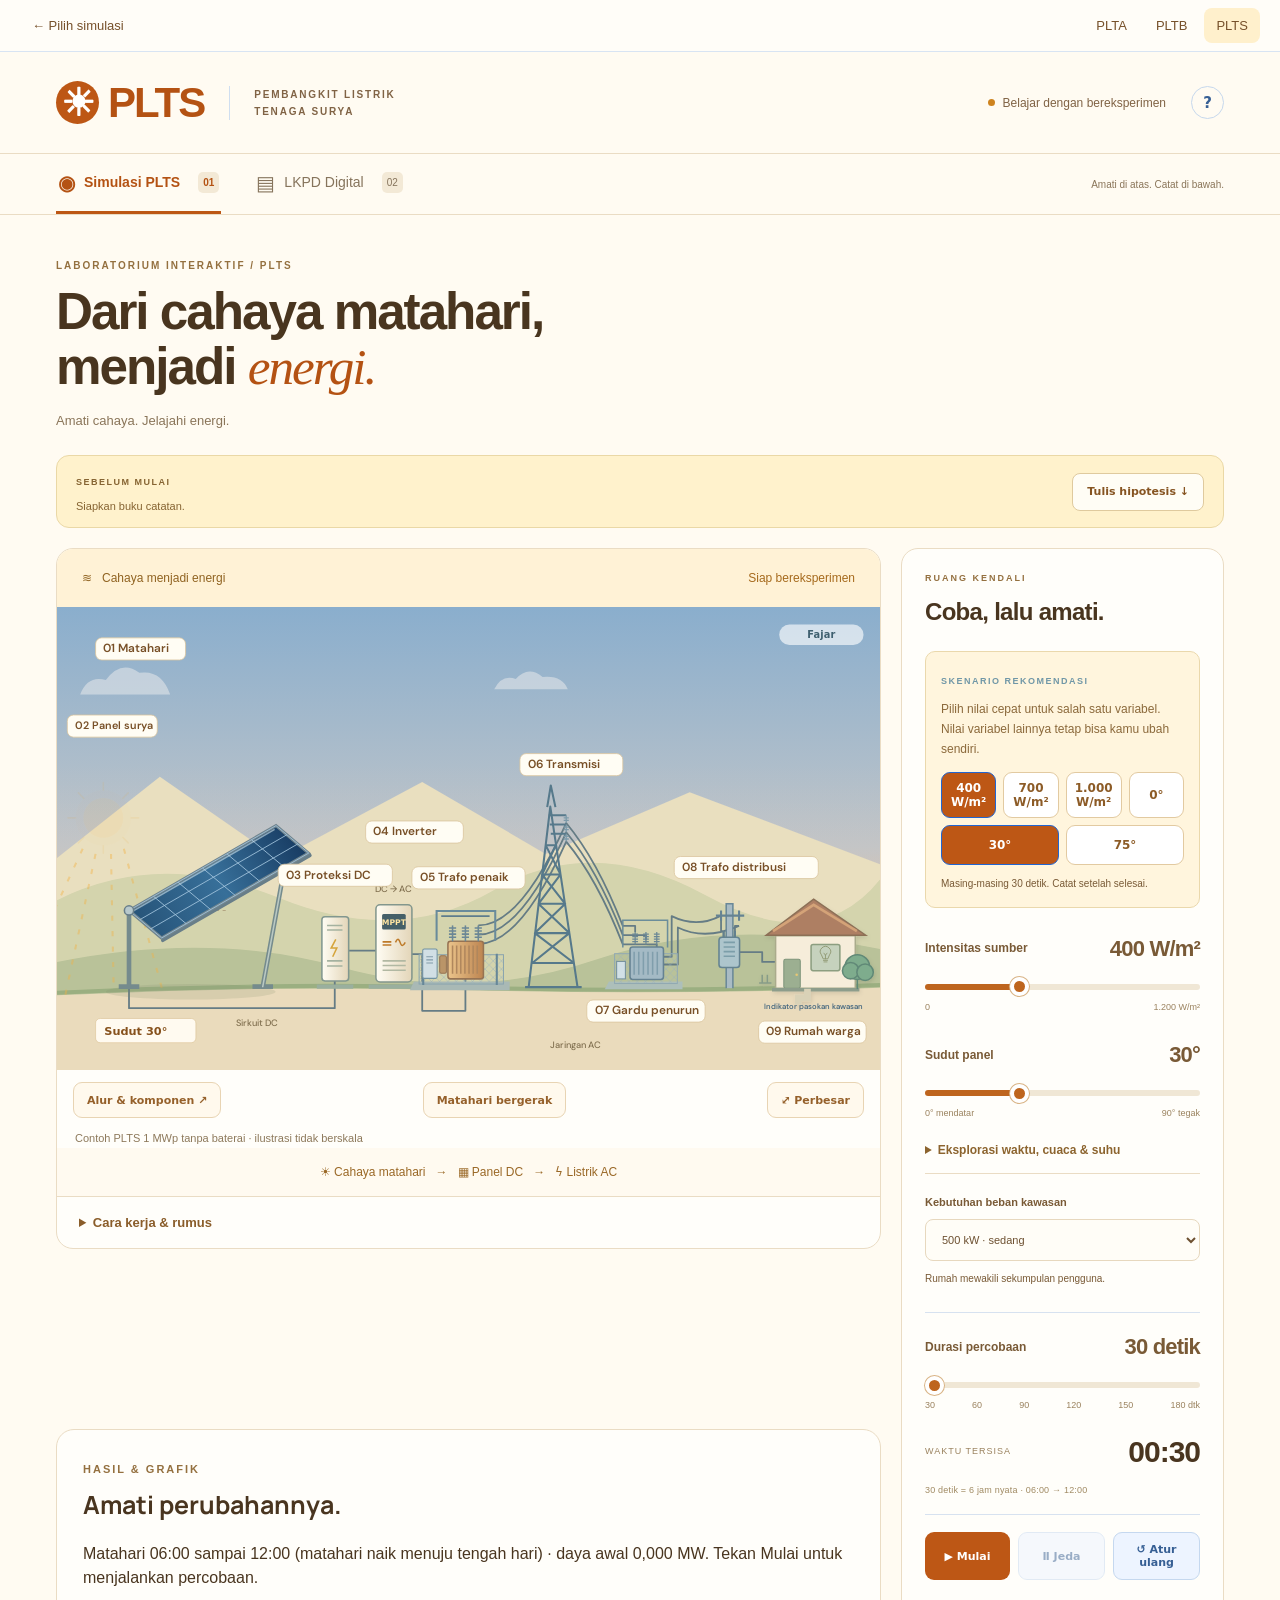
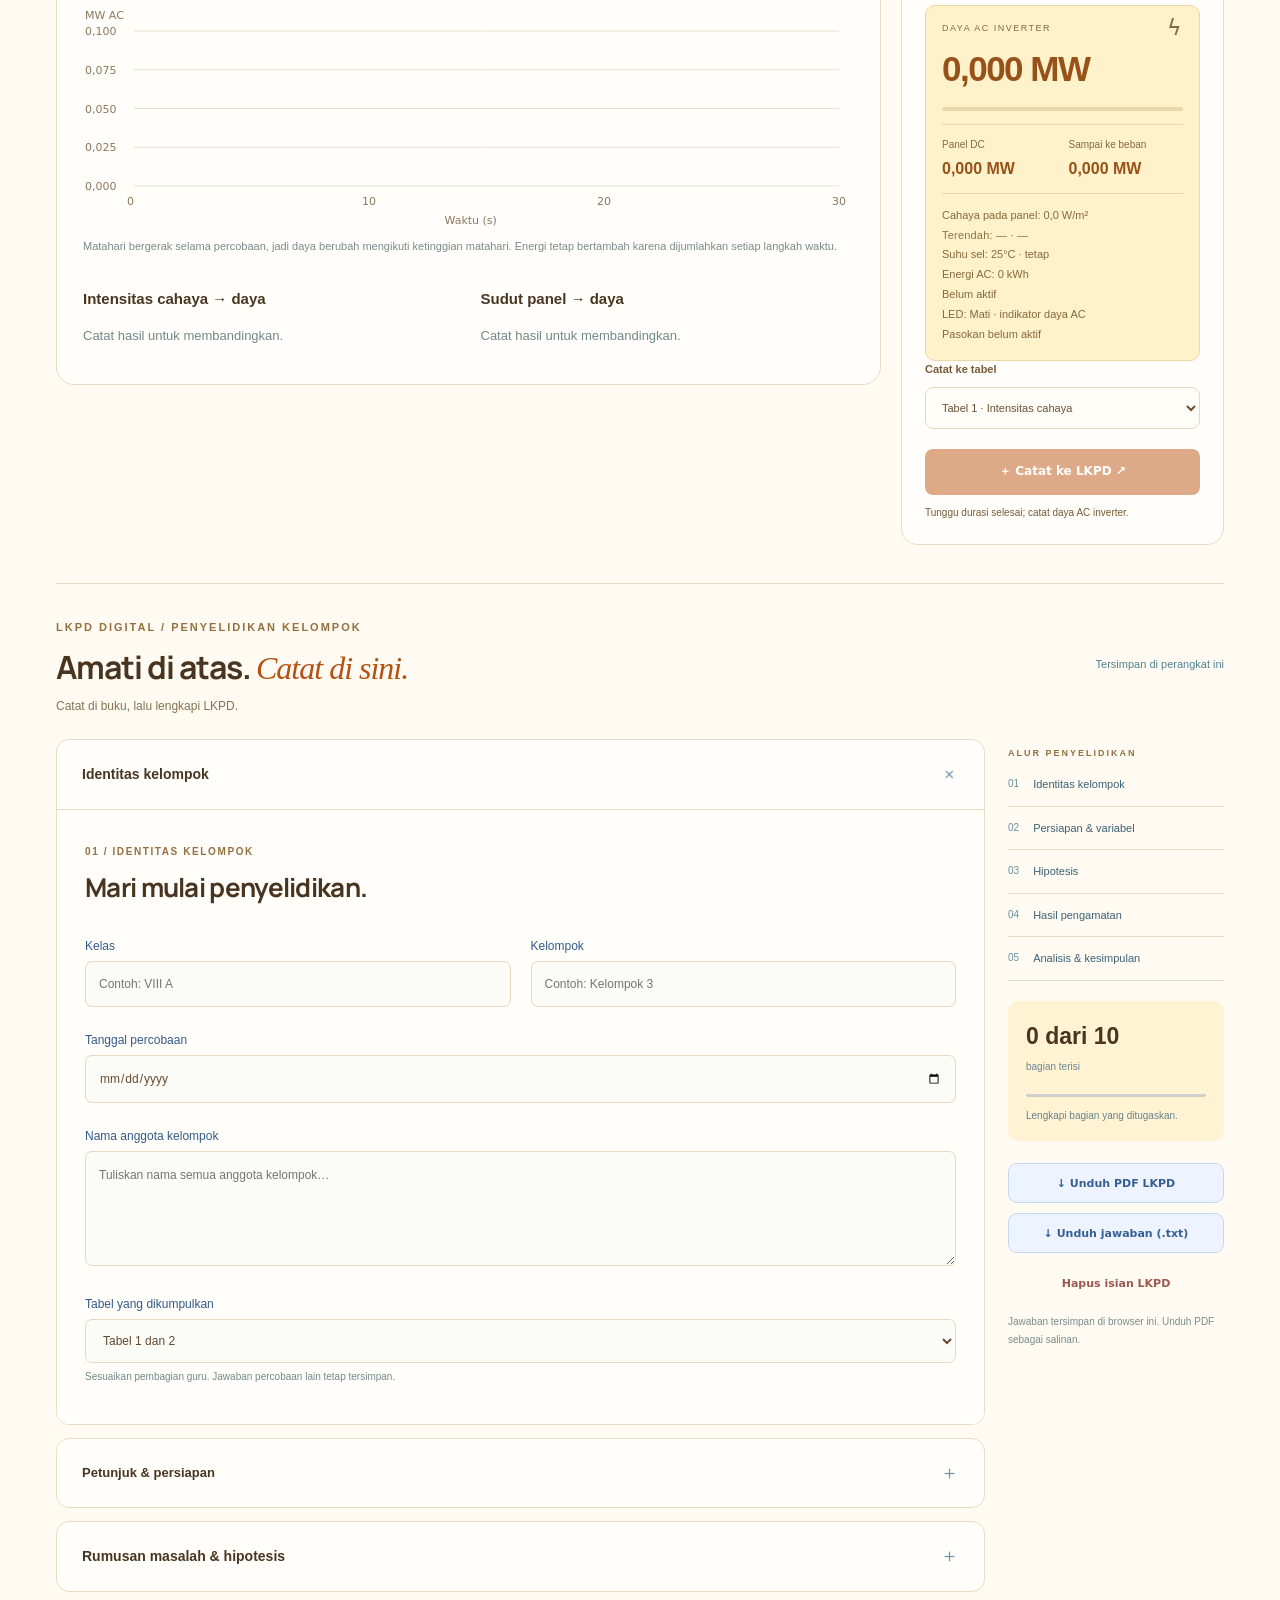
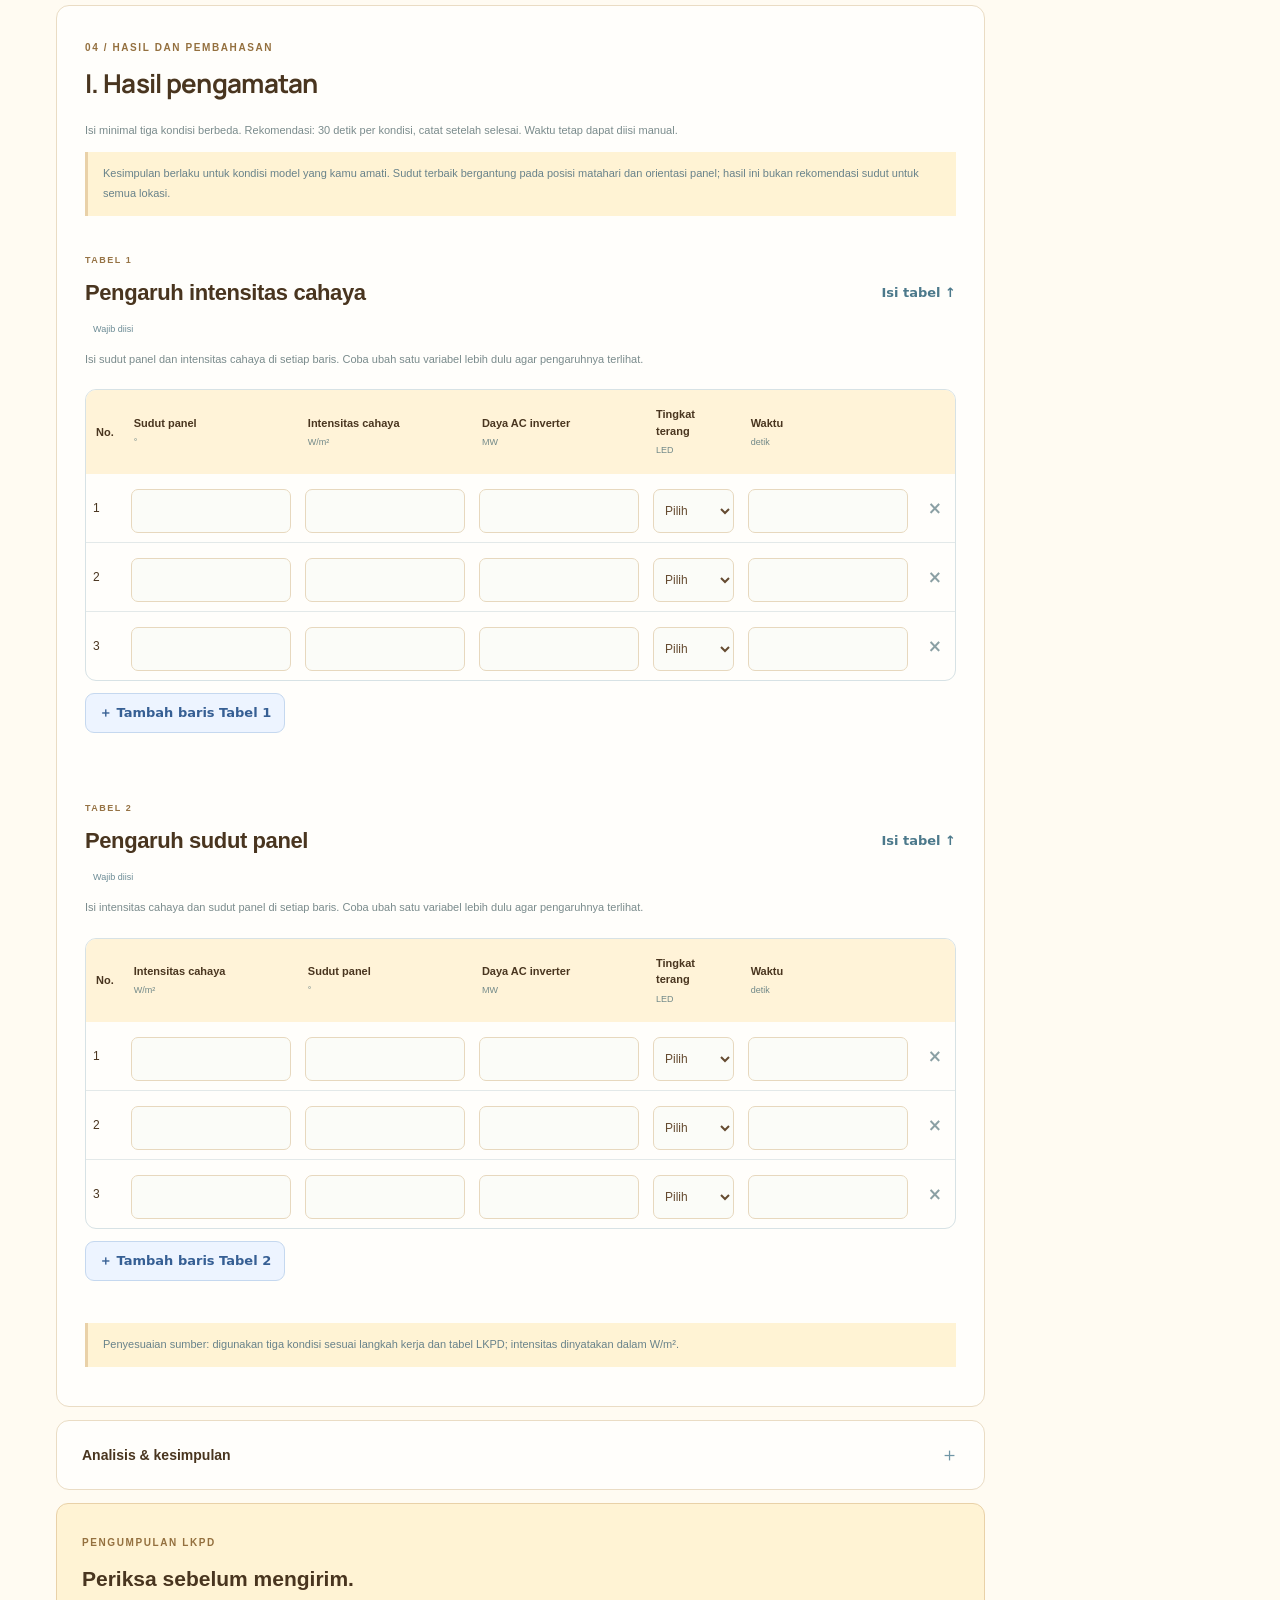
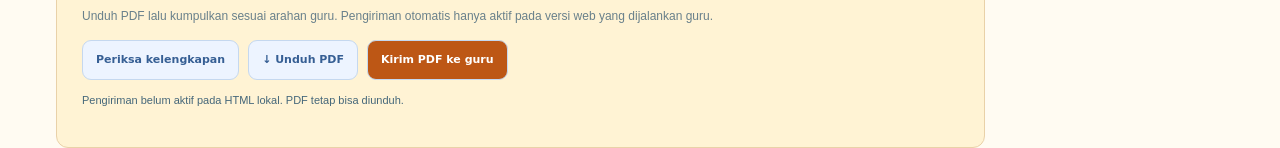
<file: plts/index.html>
<!DOCTYPE html>
<html lang="id"><head><meta http-equiv="Content-Type" content="text/html; charset=UTF-8"><meta name="viewport" content="width=device-width,initial-scale=1"><title>PLTS — Laboratorium Energi</title>
<link rel="icon" href="data:image/svg+xml,%3Csvg xmlns='http://www.w3.org/2000/svg' viewBox='0 0 40 40'%3E%3Crect width='40' height='40' rx='12' fill='%23b45213'/%3E%3Ccircle cx='20' cy='20' r='7' fill='%23ffe9bd'/%3E%3Cg stroke='%23ffe9bd' stroke-width='2.4' stroke-linecap='round'%3E%3Cpath d='M20 5v4M20 31v4M5 20h4M31 20h4M9.4 9.4l2.8 2.8M27.8 27.8l2.8 2.8M30.6 9.4l-2.8 2.8M12.2 27.8l-2.8 2.8'/%3E%3C/g%3E%3C/svg%3E"><link rel="stylesheet" href="style.css"></head><body class="solar-stopped"><nav class="site-sim-nav" aria-label="Pilih simulasi"><a href="../index.html">← Pilih simulasi</a><span><a href="../plta/index.html">PLTA</a><a href="../pltb/index.html">PLTB</a><a href="index.html" aria-current="page">PLTS</a></span></nav>
<header class="header"><a href="#sim" class="brand" aria-label="PLTS, simulasi pembangkit listrik tenaga surya"><span class="brand-icon" aria-hidden="true">☀</span><span>PLTS</span></a><span class="brand-caption">PEMBANGKIT LISTRIK<br>TENAGA SURYA</span><span class="header-tag"><span class="live-dot"></span> Belajar dengan bereksperimen</span><button class="icon-btn" id="help" aria-label="Panduan penggunaan">?</button></header>
<nav class="tabbar" aria-label="Navigasi laboratorium"><a class="tab active" href="#sim"><span class="tab-icon">◉</span> Simulasi PLTS <span class="tab-num">01</span></a><a class="tab" href="#observations"><span class="tab-icon">▤</span> LKPD Digital <span class="tab-num">02</span></a><span class="nav-note">Amati di atas. Catat di bawah.</span></nav>
<main><section class="intro" id="sim"><p class="eyebrow">LABORATORIUM INTERAKTIF / PLTS</p><h1>Dari cahaya matahari,<br>menjadi <em>energi.</em></h1><p class="intro-copy">Amati cahaya. Jelajahi energi.</p></section>
<div class="learning-guide"><div><span class="mini-tag">SEBELUM MULAI</span><p>Siapkan buku catatan.</p></div><button class="secondary-btn" id="write-prediction">Tulis hipotesis ↓</button></div>
<section class="layout"><div class="visual"><div class="scene-head"><span>≋ &nbsp; Cahaya menjadi energi</span><span id="sceneStatus">Siap bereksperimen</span></div><div class="scene-pan" role="region" aria-label="Visual PLTS, geser ke samping untuk mengikuti aliran energi" tabindex="0"><svg class="plant-scene" id="solarPlant" viewBox="0 0 1600 900" role="group" aria-labelledby="solar-title solar-desc" xmlns="http://www.w3.org/2000/svg"><title id="solar-title">Dari cahaya matahari menuju rumah warga</title><desc id="solar-desc">Panel menghasilkan DC, melewati proteksi dan inverter MPPT menjadi AC, lalu trafo, jaringan dan distribusi menuju kawasan. Ilustrasi tidak berskala.</desc><defs>
<lineargradient id="solarSky" x2="0" y2="1"><stop id="skyStop0" offset="0" stop-color="#5ea8e0"></stop><stop id="skyStop1" offset=".52" stop-color="#a9d3ef"></stop><stop id="skyStop2" offset=".78" stop-color="#e8f4ff"></stop><stop id="skyStop3" offset="1" stop-color="#fdf6e6"></stop></lineargradient><lineargradient id="panelPaint"><stop stop-color="#275479"></stop><stop offset=".5" stop-color="#376f99"></stop><stop offset="1" stop-color="#173b62"></stop></lineargradient><lineargradient id="copper"><stop stop-color="#ebc48b"></stop><stop offset="1" stop-color="#bd8551"></stop></lineargradient><lineargradient id="cabinet"><stop stop-color="#fffdf4"></stop><stop offset="1" stop-color="#e3d5b8"></stop></lineargradient><radialgradient id="houseLampHalo"><stop stop-color="#ffe785" stop-opacity=".9"></stop><stop offset="1" stop-color="#ffdc61" stop-opacity="0"></stop></radialgradient><pattern id="fenceMesh" width="16" height="16" patternUnits="userSpaceOnUse"><path d="M0 0 16 16M16 0 0 16" stroke="#9bb3bd" stroke-width="1"></path></pattern><g id="insulator" stroke="#6b8795" stroke-width="3"><path d="M0 0v31"></path><path d="M-7 5H7M-7 11H7M-7 17H7M-7 23H7"></path></g><filter id="softShadow"><fedropshadow dy="4" stdDeviation="4" flood-opacity=".10"></fedropshadow></filter><lineargradient id="skyGlowPaint" x1="0" y1="0" x2="0" y2="1"><stop id="skyGlowStop0" offset="0" stop-color="#f7b45a" stop-opacity="0"></stop><stop id="skyGlowStop1" offset=".55" stop-color="#f7b45a" stop-opacity=".5"></stop><stop id="skyGlowStop2" offset="1" stop-color="#f7b45a" stop-opacity=".95"></stop></lineargradient></defs>
<rect id="solarSkyBackdrop" width="1600" height="900" fill="url(#solarSky)"></rect><rect id="skyNight" width="1600" height="900" fill="#071223" opacity="0" pointer-events="none"></rect><rect id="skyGlow" x="0" y="300" width="1600" height="600" fill="url(#skyGlowPaint)" opacity="0" pointer-events="none"></rect><g id="skyStars" fill="#fdfbe8" opacity="0" pointer-events="none"><circle cx="326" cy="316" r="2.6"></circle><circle cx="1570" cy="249" r="1.0"></circle><circle cx="329" cy="162" r="2.3"></circle><circle cx="361" cy="117" r="2.1"></circle><circle cx="322" cy="285" r="1.3"></circle><circle cx="1260" cy="293" r="1.7"></circle><circle cx="58" cy="279" r="1.9"></circle><circle cx="425" cy="245" r="2.4"></circle><circle cx="698" cy="314" r="1.6"></circle><circle cx="1232" cy="257" r="1.1"></circle><circle cx="740" cy="319" r="2.5"></circle><circle cx="1290" cy="140" r="1.8"></circle><circle cx="1247" cy="397" r="2.3"></circle><circle cx="1127" cy="192" r="2.4"></circle><circle cx="47" cy="36" r="1.7"></circle><circle cx="1536" cy="192" r="2.0"></circle><circle cx="353" cy="191" r="1.6"></circle><circle cx="792" cy="221" r="1.4"></circle><circle cx="1064" cy="130" r="1.4"></circle><circle cx="768" cy="157" r="2.0"></circle><circle cx="1291" cy="386" r="1.0"></circle><circle cx="1442" cy="150" r="2.5"></circle><circle cx="736" cy="149" r="2.4"></circle><circle cx="1045" cy="258" r="1.5"></circle><circle cx="637" cy="363" r="2.0"></circle><circle cx="45" cy="51" r="1.2"></circle><circle cx="877" cy="309" r="2.2"></circle><circle cx="598" cy="69" r="2.3"></circle><circle cx="644" cy="164" r="2.6"></circle><circle cx="820" cy="399" r="2.3"></circle><circle cx="1056" cy="351" r="1.4"></circle><circle cx="1462" cy="317" r="1.5"></circle><circle cx="834" cy="88" r="0.9"></circle><circle cx="202" cy="295" r="1.6"></circle><circle cx="913" cy="149" r="2.4"></circle><circle cx="34" cy="270" r="1.2"></circle><circle cx="668" cy="89" r="2.2"></circle><circle cx="1131" cy="252" r="0.9"></circle><circle cx="1242" cy="261" r="2.4"></circle><circle cx="216" cy="357" r="2.5"></circle><circle cx="1447" cy="246" r="1.2"></circle><circle cx="702" cy="141" r="1.8"></circle><circle cx="348" cy="144" r="1.0"></circle><circle cx="805" cy="251" r="2.5"></circle><circle cx="287" cy="245" r="1.6"></circle><circle cx="270" cy="418" r="2.4"></circle></g><g id="skyMoon" opacity="0" pointer-events="none"><circle cx="1330" cy="180" r="54" fill="#f4f1e0" opacity=".22"></circle><circle cx="1330" cy="180" r="42" fill="#fbf8e8"></circle><circle cx="1316" cy="168" r="8" fill="#e2ddc6" opacity=".7"></circle><circle cx="1347" cy="196" r="6" fill="#e2ddc6" opacity=".55"></circle><circle cx="1338" cy="158" r="4.5" fill="#e2ddc6" opacity=".5"></circle></g><g id="skyClouds" fill="#fff" opacity=".8"><path d="M45 170q15-38 50-28 30-40 65-14 43-7 60 42Z"></path><path d="M850 160q15-30 42-20 24-27 52-4 38-4 49 24Z"></path></g><path d="M0 488 200 330 430 490 710 340 950 480 1230 360 1600 500V800H0" fill="#e9dfbf"></path><path d="M0 570Q200 470 430 565T850 550T1260 560T1600 530V800H0" fill="#d4d4ad"></path><path d="M0 690Q300 630 550 700T1050 685T1600 665V790H0" fill="#b9c299"></path><path d="M0 755Q400 735 800 745T1600 740V900H0Z" fill="#eadbbc"></path><path d="M0 750Q400 730 800 740T1600 735" fill="none" stroke="#9baf81" stroke-width="8"></path>
<g id="skyRain" stroke="#dbe6ef" stroke-width="2.4" stroke-linecap="round" opacity="0" style="opacity: 0;" pointer-events="none"><path d="M1122 457l-7 30"></path><path d="M157 468l-7 32"></path><path d="M467 510l-7 26"></path><path d="M898 119l-7 32"></path><path d="M1141 487l-7 24"></path><path d="M143 51l-7 30"></path><path d="M1526 532l-7 24"></path><path d="M596 353l-7 23"></path><path d="M123 429l-7 32"></path><path d="M1308 212l-7 20"></path><path d="M1514 338l-7 24"></path><path d="M1576 90l-7 31"></path><path d="M1340 326l-7 34"></path><path d="M436 551l-7 24"></path><path d="M759 541l-7 24"></path><path d="M1274 84l-7 18"></path><path d="M627 42l-7 32"></path><path d="M747 452l-7 19"></path><path d="M1072 421l-7 32"></path><path d="M1389 323l-7 20"></path><path d="M1516 409l-7 26"></path><path d="M399 47l-7 21"></path><path d="M640 71l-7 27"></path><path d="M343 539l-7 33"></path><path d="M556 198l-7 24"></path><path d="M945 300l-7 34"></path><path d="M80 196l-7 29"></path><path d="M786 296l-7 23"></path><path d="M925 485l-7 20"></path><path d="M949 305l-7 19"></path><path d="M661 401l-7 21"></path><path d="M811 245l-7 31"></path><path d="M1251 274l-7 31"></path><path d="M79 191l-7 19"></path><path d="M1506 407l-7 26"></path><path d="M821 504l-7 24"></path><path d="M1320 319l-7 29"></path><path d="M782 159l-7 21"></path><path d="M1110 269l-7 30"></path><path d="M464 457l-7 33"></path><path d="M555 126l-7 19"></path><path d="M419 311l-7 28"></path><path d="M1223 543l-7 22"></path><path d="M1297 471l-7 33"></path><path d="M1549 76l-7 30"></path><path d="M770 83l-7 29"></path></g><g id="sunDisc" style="opacity: 0.4;"><circle cx="300" cy="150" r="67" fill="#f7c546" opacity=".25"></circle><circle cx="300" cy="150" r="48" fill="#f7bc2c"></circle><g stroke="#e9a127" stroke-width="4" stroke-linecap="round"><path d="M300 65v18m0 134v18M215 150h18m134 0h18M240 90l13 13m94 94 13 13M240 210l13-13m94-94 13-13"></path></g></g>
<g id="sunRays" fill="none" stroke="#e7ad36" stroke-width="4" stroke-dasharray="10 20" opacity=".6" style="opacity: 0.285714;"><path d="M260 210 130 490M285 220 225 500M315 220 320 475M340 210 415 485"></path></g><g id="skyPhaseBadge"><rect x="1404" y="34" width="164" height="40" rx="20" fill="#ffffff" opacity=".82"></rect><text id="skyPhase" x="1486" y="61" text-anchor="middle" style="font:700 19px system-ui,sans-serif;fill:#3f6070;letter-spacing:.3px" pointer-events="none">Siang</text></g>

<!-- Rear cabling follows the single educational circuit, with three ordered transmission conductors. -->
<g id="cableLayer" fill="none" stroke="#657c85" stroke-width="3.5" stroke-linejoin="round"><path d="M140 590V780H540V668H620M690 675H710V785H794V690"></path><path d="M819 619Q900 620 990 420Q1050 492 1100 620H1124V632M819 637Q900 638 990 438Q1050 510 1100 638H1145V648M819 655Q900 656 990 456Q1050 528 1100 656H1166V664"></path><path d="M1179 680H1195V601Q1244 625 1291 600M1179 695H1207V623Q1260 649 1326 620M1291 600V630H1296V642M1326 620H1318V642M1327 671H1371V690H1413"></path></g>
<g id="panelMount" transform="translate(-60 0)"><ellipse cx="320" cy="748" rx="165" ry="15" fill="#7e8a6b" opacity=".18"></ellipse><path d="M200 590V738m-20 0h40" stroke="#758b8d" stroke-width="9"></path><path d="M440 738h40" stroke="#758b8d" stroke-width="9"></path><path id="panelSupport" d="M460 738L501.3076211353316 511.88010851410843" stroke="#758b8d" stroke-width="9" fill="none" stroke-linecap="round"></path><path id="panelSupportInset" d="M460 738L501.3076211353316 511.88010851410843" stroke="#bac9c3" stroke-width="3" fill="none" stroke-linecap="round"></path>
<g transform="translate(200 590)"><path d="M0 0h190" stroke="#b3a582" stroke-width="2" stroke-dasharray="6 7"></path><path id="angleArc" d="M85 0A85 85 0 0 0 73.6121593216773 -42.49999999999999" stroke="#be661b" stroke-width="3" fill="none" style="visibility: visible;"></path><g id="panelTilt" transform="rotate(-30)"><path d="M28 83H358" stroke="#687e89" stroke-width="7" stroke-linecap="round"></path><path d="M0 0H330L358 78H28Z" fill="url(#panelPaint)" stroke="#71858e" stroke-width="6"></path><g transform="skewX(20)" fill="none" stroke="#a1c3dc" stroke-width="1.5"><path d="M0 0H330V78H0ZM0 26H330M0 52H330M55 0V78M110 0V78M165 0V78M220 0V78M275 0V78"></path></g><path d="M4 5h320" stroke="#d2e4ea" stroke-width="3" opacity=".6"></path></g><circle r="9" fill="#b8c9cc" stroke="#687e89" stroke-width="3"></circle></g>
<g><rect x="135" y="800" width="195" height="47" rx="9" fill="#fffaf0" stroke="#d6ba88"></rect><text id="angleLabel" x="152" y="832" font-size="23" fill="#86511c">Sudut 30°</text></g></g><g id="combiner"><path d="M505 738h71" stroke="#9aaf9e" stroke-width="8"></path><rect x="515" y="602" width="52" height="125" rx="6" fill="url(#cabinet)" stroke="#82978f" stroke-width="3"></rect><path d="M525 619h30m-30 9h30m-30 60h30m-30 10h30" stroke="#a5b2a0" stroke-width="3"></path><path d="m542 646-9 17h11l-8 17" stroke="#d5a43b" stroke-width="3" fill="none"></path></g>
<g id="inverter"><path d="M606 738h98" stroke="#9aaf9e" stroke-width="8"></path><rect x="620" y="579" width="70" height="150" rx="8" fill="url(#cabinet)" stroke="#83978d" stroke-width="3"></rect><rect x="632" y="597" width="46" height="30" rx="3" fill="#455f68"></rect><text x="655" y="618" text-anchor="middle" class="inverter-screen-text" fill="#ffe5a2" font-size="16">MPPT</text><path d="M633 651h17m-17 6h17m8-5q5-12 9 0t10 0" fill="none" stroke="#be7a28" stroke-width="3"></path><path d="M633 688h45m-45 9h45m-45 9h45" stroke="#b1b8a2" stroke-width="3"></path></g>
<g id="stepUpStation"><path d="M694 728h186v17H686Z" fill="#a9b9b5"></path><rect x="704" y="676" width="164" height="57" fill="url(#fenceMesh)" stroke="#8ba5ae" stroke-width="2"></rect><path d="M712 674v61m143-61v61" stroke="#668798" stroke-width="4"></path>
<rect x="760" y="650" width="69" height="73" rx="5" fill="url(#copper)" stroke="#967353" stroke-width="3"></rect><path d="M769 658v55m8-55v55m8-55v55m8-55v55m8-55v55m8-55v55m8-55v55" stroke="#b0875d" stroke-width="3"></path><rect x="744" y="678" width="13" height="34" rx="3" fill="#ba9568" stroke="#967353" stroke-width="2"></rect>
<path d="M738 649v-58h114v58" fill="none" stroke="#698b9b" stroke-width="4"></path><use href="#insulator" transform="translate(769 619)"></use><use href="#insulator" transform="translate(794 619)"></use><use href="#insulator" transform="translate(819 619)"></use><path d="M747 601h94" stroke="#5e7c8d" stroke-width="3"></path><rect x="711" y="665" width="28" height="57" rx="3" fill="#d1dfe5" stroke="#7192a2" stroke-width="2"></rect><path d="M718 680h13m-13 6h13m-13 6h13" stroke="#829caa" stroke-width="2"></path></g>
<!-- Transmission and a receiving step-down substation. -->
<g id="transmissionTower" stroke="#56798b" stroke-width="4" fill="none" stroke-linejoin="round">
<path d="M917 739 959 388 1012 739ZM924 692h81m-76-58h67m-60-57h52m-45-57h36m-29-57h20M924 692l72-58-60-57 43-57-29-57m55 229-76-58 59-57-45-57 27-57M910 739h110M953 389l7-42 9 42"></path>
<path d="M956 405h34m-32 18h32m-30 18h30"></path>
<g stroke="#7c9baa" stroke-width="2.5"><path d="M990 405v15m0 3v15m0 3v15"></path><path d="M985 410h10m-10 5h10m-10 13h10m-10 5h10m-10 13h10m-10 5h10"></path></g></g>
<g id="receivingStation"><path d="M1073 728h143v15h-151Z" fill="#adbfba"></path><rect x="1084" y="674" width="122" height="58" fill="url(#fenceMesh)" stroke="#92aab3" stroke-width="2"></rect><rect x="1114" y="661" width="65" height="63" rx="5" fill="#a4bac5" stroke="#658292" stroke-width="3"></rect><path d="M1122 670v45m9-45v45m9-45v45m9-45v45m9-45v45m9-45v45" stroke="#809eac" stroke-width="3"></path><use href="#insulator" transform="translate(1124 632) scale(.8)"></use><use href="#insulator" transform="translate(1145 632) scale(.8)"></use><use href="#insulator" transform="translate(1166 632) scale(.8)"></use><path d="M1100 662v-53h87v53" fill="none" stroke="#6b8d9a" stroke-width="3"></path><rect x="1088" y="689" width="17" height="34" fill="#d1e0e6" stroke="#73909c" stroke-width="2"></rect></g>
<!-- Distribution: medium-voltage feeder, pole transformer, low-voltage service. -->
<g id="distributionPole"><path d="M1301 741V577h13v164" fill="#a9bbc4" stroke="#6a8898" stroke-width="3"></path><path d="M1281 600h55m-45-10v20m35-20v20" stroke="#658393" stroke-width="4"></path><rect x="1287" y="642" width="40" height="59" rx="6" fill="#adc5cc" stroke="#648391" stroke-width="3"></rect><path d="M1296 652h22m-22 9h22m-22 9h22m-22 9h22" stroke="#7c9ea9" stroke-width="3"></path><path d="M1296 642v-12m22 12v-12" stroke="#62808e" stroke-width="4"></path></g>
<!-- Homes and neighborhood detail. -->
<g id="homes" filter="url(#softShadow)"><path d="M1397 639h155v102h-155Z" fill="#f6edda" stroke="#aaab8b" stroke-width="3"></path><path d="m1379 638 92-70 101 70Z" fill="#ae7f64" stroke="#8c7057" stroke-width="3"></path><path d="m1392 630 79-51 84 51" fill="none" stroke="#d4a378" stroke-width="5"></path>
<rect x="1413" y="685" width="32" height="56" rx="3" fill="#9caf91" stroke="#7e947a" stroke-width="2"></rect><circle cx="1438" cy="715" r="2.5" fill="#e7c774"></circle><rect id="houseLight" x="1466" y="656" width="56" height="51" rx="4" fill="#c6d2bd" stroke="#8c9e80" stroke-width="3"></rect>
<g id="houseLamp" transform="translate(1494 674)"><title id="houseLampTitle">Kontribusi PLTS belum mencukupi beban kawasan</title><circle id="houseLampGlow" cy="5" r="37" fill="url(#houseLampHalo)" opacity="0"></circle><path id="houseBulb" d="M-8 2A10 10 0 1 1 8 2L4.5 10H-4.5Z" fill="#c4d1bd" stroke="#8d956e" stroke-width="1.7"></path><path d="m-3-1 3 4 3-4M0 3v7M-4 13h8M-3 16h6" fill="none" stroke="#8d956e" stroke-width="1.6" stroke-linecap="round"></path>
<g id="houseLampRays" stroke="#edb934" stroke-width="2" stroke-linecap="round" opacity="0"><path d="M0-18v-5M-15-11l-4-4M15-11l4-4M-19 2h-5M19 2h5"></path></g></g><path d="M1390 744h170" stroke="#8d9d8b" stroke-width="7"></path>
<path d="M1459 742v18h-18v13" fill="none" stroke="#d9d2b7" stroke-width="13"></path>
<g stroke="#618977" stroke-width="3" fill="#7eac8d"><path d="M1556 713v30"></path><circle cx="1556" cy="700" r="24"></circle><circle cx="1543" cy="707" r="16"></circle><circle cx="1571" cy="710" r="16"></circle></g><path d="M1365 731h24m-18 0v-16m10 16v-16" stroke="#879c88" stroke-width="3"></path></g>

<path id="electricPath" d="M140 590V780H540V668H620L690 675H710V785H794V690L819 619Q900 620 990 420Q1050 492 1100 620H1124V632L1145 680H1195V601Q1244 625 1291 600V630H1296V642L1307 671H1371V690H1413" fill="none" stroke="#ed9c20" stroke-width="5" stroke-linecap="round" stroke-dasharray="3 26" opacity="0" style="opacity: 0;"></path>
<g class="scene-small-labels"><text x="348" y="814">Sirkuit DC</text><text x="654" y="555" text-anchor="middle">DC → AC</text><text x="1008" y="858" text-anchor="middle">Jaringan AC</text><text x="1470" y="782" text-anchor="middle" class="supply-label">Indikator pasokan kawasan</text></g><rect id="skyNightGround" width="1600" height="900" fill="#071223" opacity="0" pointer-events="none"></rect><g class="part-label">
<g data-stage="sun" transform="translate(75 60)" role="button" tabindex="0" aria-label="Tahap 1: Matahari"><rect width="175" height="43" rx="12"></rect><text x="15" y="28">01 Matahari</text></g><g data-stage="panel" class="panel-callout" transform="translate(20 210)" role="button" tabindex="0" aria-label="Tahap 2: Panel fotovoltaik"><rect width="175" height="43" rx="12"></rect><text x="15" y="28">02 Panel surya</text></g><g data-stage="combiner" transform="translate(430 500)" role="button" tabindex="0" aria-label="Tahap 3: Penggabung &amp; proteksi DC"><rect width="222" height="43" rx="12"></rect><text x="15" y="28">03 Proteksi DC</text></g><g data-stage="inverter" transform="translate(600 416)" role="button" tabindex="0" aria-label="Tahap 4: Inverter &amp; MPPT"><rect width="190" height="43" rx="12"></rect><text x="15" y="28">04 Inverter</text></g><g data-stage="stepup" transform="translate(690 505)" role="button" tabindex="0" aria-label="Tahap 5: Trafo penaik"><rect width="220" height="43" rx="12"></rect><text x="15" y="28">05 Trafo penaik</text></g><g data-stage="transmission" transform="translate(900 285)" role="button" tabindex="0" aria-label="Tahap 6: Jaringan penyaluran"><rect width="200" height="43" rx="12"></rect><text x="15" y="28">06 Transmisi</text></g><g data-stage="stepdown" transform="translate(1030 764)" role="button" tabindex="0" aria-label="Tahap 7: Gardu penurun"><rect width="230" height="43" rx="12"></rect><text x="15" y="28">07 Gardu penurun</text></g><g data-stage="distribution" transform="translate(1200 485)" role="button" tabindex="0" aria-label="Tahap 8: Trafo distribusi"><rect width="280" height="43" rx="12"></rect><text x="15" y="28">08 Trafo distribusi</text></g><g data-stage="homes" transform="translate(1364 805)" role="button" tabindex="0" aria-label="Tahap 9: Rumah warga"><rect width="209" height="43" rx="12"></rect><text x="15" y="28">09 Rumah warga</text></g></g></svg></div><p class="pan-hint">↔ Geser untuk mengikuti perjalanan energi</p><div class="scene-tools"><button id="components">Alur &amp; komponen ↗</button><button id="cutaway">Sumber tetap: matahari 60°</button><button id="enlarge">⤢ Perbesar</button></div><p class="scene-model-note">Contoh PLTS 1 MWp tanpa baterai · ilustrasi tidak berskala</p><div class="legend">☀ Cahaya matahari &nbsp; → &nbsp; ▦ Panel DC &nbsp; → &nbsp; ϟ Listrik AC</div><details><summary>Cara kerja &amp; rumus</summary><p>Panel mengubah cahaya menjadi listrik DC. Inverter mengubahnya menjadi AC sebelum disalurkan ke kawasan.</p><div class="formula">P DC = G panel × A × η panel<br>P AC = P DC × η kabel × η inverter</div><button id="formulaHelp">Arti simbol &amp; asumsi model ↗</button><p>Panel memanfaatkan cahaya. Suhu sel lebih tinggi dapat menurunkan daya pada cahaya yang sama.</p></details></div><aside class="control-panel"><div class="control-heading"><p class="eyebrow">RUANG KENDALI</p><h2>Coba, lalu amati.</h2></div><div class="scenario-card"><span class="mini-tag">SKENARIO REKOMENDASI</span><p id="scenario-description">Pilih nilai cepat untuk salah satu variabel. Nilai lainnya tetap bisa kamu ubah sendiri.</p><div id="scenario-options" class="scenario-options" role="group" aria-label="Pilih nilai cepat" data-type="light"><button type="button" data-value="400" aria-pressed="true">400 W/m²</button><button type="button" data-value="700" aria-pressed="false">700 W/m²</button><button type="button" data-value="1000" aria-pressed="false">1000 W/m²</button></div><p class="hint">Masing-masing 30 detik. Catat setelah selesai.</p></div>
<div class="slider-block"><div class="slider-top"><label for="irradiance">Intensitas sumber</label><output id="irradianceOut">400 W/m²</output></div><input id="irradiance" type="range" min="0" max="1200" step="50" value="400" style="--percent: 33.33333333333333%;"><div class="range-scale"><span>0</span><span>1.200 W/m²</span></div></div><div class="slider-block"><div class="slider-top"><label for="tilt">Sudut panel</label><output id="tiltOut">30°</output></div><input id="tilt" type="range" min="0" max="90" step="5" value="30" disabled="" style="--percent: 33.33333333333333%;"><div class="range-scale"><span>0° mendatar</span><span>90° tegak</span></div></div>
<details class="solar-exploration"><summary>Eksplorasi waktu, cuaca &amp; suhu</summary><label class="field-label" for="weather">Kondisi</label><select id="weather"><option value="lkpd">LKPD · cerah, suhu sel tetap</option><option value="clear">Cerah · suhu panel dihitung, awan lewat</option><option value="cloud">Mendung · awan menahan cahaya</option><option value="rain">Hujan · langit gelap, sel lebih dingin</option></select><div class="slider-block"><div class="slider-top"><label for="day-start">Jam mulai percobaan</label><output id="day-startOut">06:00</output></div><input id="day-start" type="range" min="6" max="15" step="1" value="6" style="--percent: 0%;"><div class="range-scale"><span>06:00 terbit</span><span id="day-start-max">15:00</span></div></div><label class="field-label" for="day-span">Lama hari yang disimulasikan</label><select id="day-span"><option value="3">3 jam</option><option value="6" selected>6 jam</option><option value="12">12 jam</option><option value="15">15 jam · satu hari penuh</option></select><p class="hint" id="day-hint">Percobaan berjalan 06:00 sampai 12:00 — matahari terbit lalu naik menuju tengah hari.</p><p class="hint" id="time-scale">30 detik sama dengan 6 jam di dunia nyata (720×).</p><button type="button" class="text-btn" id="day-tour">↻ Putar satu hari penuh: 06:00 → 21:00</button><p class="hint">Matahari bergerak selama percobaan, sehingga daya ikut berubah. Pada mode LKPD lintasan baku dipakai agar hasil antarbaris tetap bisa dibandingkan; eksplorasi bebas memilih jam dan lama hari.</p></details>
<div class="control-field"><label class="field-label" for="load">Kebutuhan beban kawasan</label><select id="load"><option value="200">200 kW · rendah</option><option value="500" selected="">500 kW · sedang</option><option value="800">800 kW · tinggi</option></select><p class="hint">Rumah mewakili sekumpulan pengguna.</p></div><div class="timer-block"><div class="slider-top"><label for="duration">Durasi percobaan</label><output id="durationOut">30 detik</output></div><input id="duration" type="range" min="30" max="180" step="30" value="30" style="--percent: 0%;"><div class="duration-ticks"><span>30</span><span>60</span><span>90</span><span>120</span><span>150</span><span>180 dtk</span></div><div class="timer-readout"><span>WAKTU TERSISA</span><strong id="timer">00:30</strong><small id="timer-scale" title="Skala waktu percobaan">30 detik = 6 jam nyata · 06:00 → 12:00</small></div></div><div class="actions"><button id="start">▶ Mulai</button><button id="pause" disabled="">Ⅱ Jeda</button><button id="reset">↺ Atur ulang</button></div><div class="power-box"><div class="power-top"><span>DAYA AC INVERTER</span><span>ϟ</span></div><strong id="power">0,000 MW</strong><div class="power-meter"><div id="power-bar" style="width: 0px;"></div></div><div class="delivery-readings"><span>Panel DC<strong id="dcPower">0,000 MW</strong></span><span>Sampai ke beban<strong id="deliveredPower">0,000 MW</strong></span></div><small id="poa">Cahaya pada panel: 0 W/m²</small><small id="lowest">Terendah: — · —</small><small id="temperature">Suhu sel: 25°C · tetap</small><small id="energy">Energi AC: 0 kWh</small><small id="state">Belum aktif</small><small id="led">LED: Mati</small><small id="supply">Pasokan belum aktif</small></div><label class="field-label" for="record-target">Catat ke tabel</label><select id="record-target" class="record-target"><option value="light">Tabel 1 · Intensitas cahaya</option><option value="tilt">Tabel 2 · Sudut panel</option></select><button id="record" class="wide" disabled="">＋ Catat ke LKPD ↗</button><p id="record-note" class="hint">Tunggu durasi selesai; catat daya AC inverter.</p></aside><section class="results"><div><span class="eyebrow">HASIL &amp; GRAFIK</span><h2>Amati perubahannya.</h2><p id="summary">Jalankan percobaan untuk melihat hasilnya.</p></div><canvas id="chart" width="1163" height="275" aria-label="Grafik daya listrik terhadap waktu"></canvas><p class="hint">Matahari bergerak selama percobaan, jadi daya berubah mengikuti ketinggian matahari. Energi tetap bertambah karena dijumlahkan setiap langkah waktu.</p><div id="comparison" class="comparison"><div><h3>Intensitas cahaya → daya</h3><p>Catat hasil untuk membandingkan.</p></div><div><h3>Sudut panel → daya</h3><p>Catat hasil untuk membandingkan.</p></div></div></section></section><section id="lkpd" class="worksheet">
<div class="worksheet-intro"><div><span class="eyebrow">LKPD DIGITAL / PENYELIDIKAN KELOMPOK</span><h2>Amati di atas. <em>Catat di sini.</em></h2><p>Catat di buku, lalu lengkapi LKPD.</p></div><span id="save-status" role="status">Tersimpan di perangkat ini</span></div>
<div class="worksheet-layout"><aside class="worksheet-aside"><span class="eyebrow">ALUR PENYELIDIKAN</span><a href="#identity">01 <span>Identitas kelompok</span></a><a href="#instructions">02 <span>Persiapan &amp; variabel</span></a><a href="#hypothesis">03 <span>Hipotesis</span></a><a href="#observations">04 <span>Hasil pengamatan</span></a><a href="#analysis">05 <span>Analisis &amp; kesimpulan</span></a><div class="progress-box"><strong id="progress-label">0 dari 10</strong><span>bagian terisi</span><progress id="progress" value="0" max="10"></progress><p>Lengkapi bagian yang ditugaskan.</p></div><button data-download-pdf="">↓ Unduh PDF LKPD</button><button id="export">↓ Unduh jawaban (.txt)</button><button id="clear-sheet" class="text-btn danger">Hapus isian LKPD</button><p class="hint">Jawaban tersimpan di browser ini. Unduh PDF sebagai salinan.</p></aside>
<div class="worksheet-content">
<details class="worksheet-fold" id="identity" open=""><summary><span>Identitas kelompok</span><span class="fold-marker">＋</span></summary><article class="form-card"><span class="section-number">01 / IDENTITAS KELOMPOK</span><h2>Mari mulai penyelidikan.</h2><div class="fields"><label>Kelas<input data-field="kelas" placeholder="Contoh: VIII A" maxlength="500"></label><label>Kelompok<input data-field="kelompok" placeholder="Contoh: Kelompok 3" maxlength="500"></label><label class="full">Tanggal percobaan<input data-field="tanggal" type="date"></label><label class="full">Nama anggota kelompok<textarea data-field="anggota" placeholder="Tuliskan nama semua anggota kelompok…" maxlength="500"></textarea></label><label class="full">Tabel yang dikumpulkan<select id="assignment"><option value="both">Tabel 1 dan 2</option><option value="light">Tabel 1 saja</option><option value="tilt">Tabel 2 saja</option></select><small>Sesuaikan pembagian guru. Jawaban percobaan lain tetap tersimpan.</small></label></div></article></details>
<details class="worksheet-fold" id="instructions"><summary><span>Petunjuk &amp; persiapan</span><span class="fold-marker">＋</span></summary><article class="form-card"><span class="section-number">02 / PERSIAPAN PERCOBAAN</span><h2>Pahami sebelum mencoba.</h2><div id="preparation-content"><details open=""><summary>A. Tujuan percobaan</summary><p>Mengidentifikasi variabel manipulasi, kontrol, dan respon; mengamati pengaruh intensitas cahaya dan sudut panel terhadap daya listrik; serta menjelaskan perubahan energi pada PLTS.</p></details><details><summary>B. Petunjuk pengerjaan</summary><ol><li>Tentukan tabel tujuan pencatatan sesuai pembagian guru lewat pilihan <em>Catat ke tabel</em> di panel kendali.</li><li>Siapkan buku dan susun hipotesis sebelum mulai.</li><li>Ubah satu variabel lebih dulu dan biarkan variabel lain tetap agar pengaruhnya mudah dibaca. Kedua variabel tetap bisa kamu sesuaikan.</li><li>Amati daya AC inverter (MW) dan tingkat terang LED indikator.</li><li>Catat hasil akhir, analisis setiap percobaan dan susun kesimpulan.</li></ol><p class="note">Dokumen sumber menyebut dua kondisi pada petunjuk, tetapi langkah kerja dan tabel menyediakan tiga. Di sini digunakan tiga kondisi; baris dapat ditambah.</p></details><details><summary>C. Mengenal variabel</summary><p>Manipulasi: faktor yang sengaja diubah.</p><p>Kontrol: faktor yang dipertahankan sama.</p><p>Respon: keluaran yang diamati akibat perubahan variabel manipulasi.</p><p class="note">Pada simulasi ini kedua variabel bebas kamu ubah. Untuk membaca pengaruh satu variabel, ubah satu dulu dan biarkan yang lain tetap; setelah itu kamu boleh mencoba kombinasi lain.</p></details><details open=""><summary>D. Variabel percobaan</summary><div class="variable-cards"><div class="variable-card"><span class="mini-tag">TABEL 1</span><h3>Pengaruh intensitas cahaya</h3><p><strong>Diubah:</strong> Intensitas sumber cahaya (W/m²).</p><p><strong>Bila ingin membandingkan:</strong> pakai sudut panel yang sama di semua baris. Sudut tetap bebas kamu ubah.</p><p><strong>Diamati:</strong> daya AC inverter (MW) dan tingkat terang nyala LED.</p></div><div class="variable-card"><span class="mini-tag">TABEL 2</span><h3>Pengaruh sudut panel</h3><p><strong>Diubah:</strong> Sudut kemiringan panel terhadap horizontal (°).</p><p><strong>Bila ingin membandingkan:</strong> pakai intensitas sumber yang sama di semua baris. Intensitas tetap bebas kamu ubah.</p><p><strong>Diamati:</strong> daya AC inverter (MW) dan tingkat terang nyala LED.</p></div></div></details><details><summary>E. Alat dan bahan</summary><ol><li>Ponsel atau laptop dengan browser dan internet.</li><li>Simulasi PLTS.</li><li>Buku catatan untuk analisis.</li></ol></details><details><summary>F. Langkah kerja</summary><ol><li>Pada mode LKPD sumber cahaya mengikuti busur baku 06.00 → 12.00 sehingga nilai akhir diambil pada elevasi 60°.</li><li>Kedua variabel bebas kamu ubah. Sebagai titik awal, coba intensitas 400, 700, dan 1.000 W/m² pada sudut yang sama, lalu 0°, 30°, dan 75° pada intensitas yang sama. Enam tombol cepat di panel hanya memasang satu nilai; nilai lainnya tetap bisa kamu sesuaikan.</li><li>Gunakan mode LKPD, tanpa bayangan dan suhu sel tetap 25°C. Luas, jenis panel, inverter, dan rangkaian tidak berubah.</li><li>Pilih durasi yang sama (rekomendasi 30 detik). Tekan Mulai, amati hasil, lalu catat setelah waktu habis.</li><li>Gunakan Catat ke LKPD sekali per hasil atau isi tabel manual. Baca catatan kewajaran, kemudian tulis analisis dan kesimpulan.</li></ol><p class="note">Intensitas W/m² mewakili pengaturan sumber cahaya pada LKPD. Angka ini bukan lux dan bukan jarak lampu. Sudut panel diukur dari tanah: 0° mendatar, 90° tegak. LED menunjukkan daya AC; lampu rumah menunjukkan kecukupan kontribusi PLTS ke beban kawasan.</p></details></div><div class="inline-actions"><button data-start="light">Isi Tabel 1 ↑</button><button data-start="tilt">Isi Tabel 2 ↑</button></div></article></details>
<details class="worksheet-fold" id="hypothesis"><summary><span>Rumusan masalah &amp; hipotesis</span><span class="fold-marker">＋</span></summary><article class="form-card"><span class="section-number">03 / SEBELUM MENYELIDIKI</span><h2>Apa dugaanmu?</h2><h3>G. Rumusan masalah</h3><ol id="questions"><li>Bagaimana pengaruh intensitas cahaya terhadap daya listrik pada model PLTS?</li><li>Bagaimana pengaruh sudut panel terhadap daya listrik pada model PLTS?</li></ol><label>H. Hipotesis<textarea data-field="hipotesis" rows="5" maxlength="20000" placeholder="Menurut kelompok kami, jika… maka… karena…"></textarea></label></article></details>
<article class="form-card observation-card" id="observations"><span class="section-number">04 / HASIL DAN PEMBAHASAN</span><h2>I. Hasil pengamatan</h2><p class="hint">Isi minimal tiga kondisi berbeda. Rekomendasi: 30 detik per kondisi, catat setelah selesai. Waktu tetap dapat diisi manual.</p><p class="note">Kesimpulan berlaku untuk kondisi model yang kamu amati. Sudut terbaik bergantung pada posisi matahari dan orientasi panel; hasil ini bukan rekomendasi sudut untuk semua lokasi.</p><div id="tables"><section><div class="observation-title"><div><span class="mini-tag">TABEL 1</span><h3>Pengaruh intensitas cahaya</h3><span data-requirement="light" class="required-tag">Wajib diisi</span></div><button class="text-btn" data-start="light">Isi tabel ↑</button></div><p class="hint">Isi sudut panel dan intensitas cahaya di setiap baris. Coba ubah satu variabel lebih dulu agar pengaruhnya terlihat.</p><div class="table-wrap"><table><caption class="sr-only">Hasil pengamatan Tabel 1</caption><thead><tr><th>No.</th><th>Sudut panel<small>°</small></th><th>Intensitas cahaya<small>W/m²</small></th><th>Daya AC inverter<small>MW</small></th><th>Tingkat terang<small>LED</small></th><th>Waktu<small>detik</small></th><th><span class="sr-only">Aksi</span></th></tr></thead><tbody id="table-light"><tr><td>1</td><td data-label="Sudut panel (°)"><input inputmode="decimal" aria-label="light control baris 1" data-key="control" value=""></td><td data-label="Intensitas cahaya (W/m²)"><input inputmode="decimal" aria-label="light variable baris 1" data-key="variable" value=""></td><td data-label="Daya AC inverter (MW)"><input inputmode="decimal" aria-label="light power baris 1" data-key="power" value=""></td><td data-label="Tingkat terang LED"><select aria-label="light led baris 1" data-key="led"><option value="">Pilih</option><option>Mati</option><option>Redup</option><option>Sedang</option><option>Terang</option></select></td><td data-label="Waktu (detik)"><input inputmode="decimal" aria-label="light time baris 1" data-key="time" value=""></td><td><button class="row-remove" aria-label="Hapus light baris 1">×</button></td></tr><tr><td>2</td><td data-label="Sudut panel (°)"><input inputmode="decimal" aria-label="light control baris 2" data-key="control" value=""></td><td data-label="Intensitas cahaya (W/m²)"><input inputmode="decimal" aria-label="light variable baris 2" data-key="variable" value=""></td><td data-label="Daya AC inverter (MW)"><input inputmode="decimal" aria-label="light power baris 2" data-key="power" value=""></td><td data-label="Tingkat terang LED"><select aria-label="light led baris 2" data-key="led"><option value="">Pilih</option><option>Mati</option><option>Redup</option><option>Sedang</option><option>Terang</option></select></td><td data-label="Waktu (detik)"><input inputmode="decimal" aria-label="light time baris 2" data-key="time" value=""></td><td><button class="row-remove" aria-label="Hapus light baris 2">×</button></td></tr><tr><td>3</td><td data-label="Sudut panel (°)"><input inputmode="decimal" aria-label="light control baris 3" data-key="control" value=""></td><td data-label="Intensitas cahaya (W/m²)"><input inputmode="decimal" aria-label="light variable baris 3" data-key="variable" value=""></td><td data-label="Daya AC inverter (MW)"><input inputmode="decimal" aria-label="light power baris 3" data-key="power" value=""></td><td data-label="Tingkat terang LED"><select aria-label="light led baris 3" data-key="led"><option value="">Pilih</option><option>Mati</option><option>Redup</option><option>Sedang</option><option>Terang</option></select></td><td data-label="Waktu (detik)"><input inputmode="decimal" aria-label="light time baris 3" data-key="time" value=""></td><td><button class="row-remove" aria-label="Hapus light baris 3">×</button></td></tr></tbody></table></div><button data-add="light">＋ Tambah baris Tabel 1</button><p class="table-feedback" id="feedback-light"></p><details class="data-review" id="review-light" open="" hidden=""><summary>Periksa kembali · 0 catatan</summary><p>Catatan ini membantu memeriksa pengamatan. Isian tetap milikmu dan pengumpulan tidak diblokir.</p><ul id="review-list-light"></ul></details></section><section><div class="observation-title"><div><span class="mini-tag">TABEL 2</span><h3>Pengaruh sudut panel</h3><span data-requirement="tilt" class="required-tag">Wajib diisi</span></div><button class="text-btn" data-start="tilt">Isi tabel ↑</button></div><p class="hint">Isi intensitas cahaya dan sudut panel di setiap baris. Coba ubah satu variabel lebih dulu agar pengaruhnya terlihat.</p><div class="table-wrap"><table><caption class="sr-only">Hasil pengamatan Tabel 2</caption><thead><tr><th>No.</th><th>Intensitas cahaya<small>W/m²</small></th><th>Sudut panel<small>°</small></th><th>Daya AC inverter<small>MW</small></th><th>Tingkat terang<small>LED</small></th><th>Waktu<small>detik</small></th><th><span class="sr-only">Aksi</span></th></tr></thead><tbody id="table-tilt"><tr><td>1</td><td data-label="Intensitas cahaya (W/m²)"><input inputmode="decimal" aria-label="tilt control baris 1" data-key="control" value=""></td><td data-label="Sudut panel (°)"><input inputmode="decimal" aria-label="tilt variable baris 1" data-key="variable" value=""></td><td data-label="Daya AC inverter (MW)"><input inputmode="decimal" aria-label="tilt power baris 1" data-key="power" value=""></td><td data-label="Tingkat terang LED"><select aria-label="tilt led baris 1" data-key="led"><option value="">Pilih</option><option>Mati</option><option>Redup</option><option>Sedang</option><option>Terang</option></select></td><td data-label="Waktu (detik)"><input inputmode="decimal" aria-label="tilt time baris 1" data-key="time" value=""></td><td><button class="row-remove" aria-label="Hapus tilt baris 1">×</button></td></tr><tr><td>2</td><td data-label="Intensitas cahaya (W/m²)"><input inputmode="decimal" aria-label="tilt control baris 2" data-key="control" value=""></td><td data-label="Sudut panel (°)"><input inputmode="decimal" aria-label="tilt variable baris 2" data-key="variable" value=""></td><td data-label="Daya AC inverter (MW)"><input inputmode="decimal" aria-label="tilt power baris 2" data-key="power" value=""></td><td data-label="Tingkat terang LED"><select aria-label="tilt led baris 2" data-key="led"><option value="">Pilih</option><option>Mati</option><option>Redup</option><option>Sedang</option><option>Terang</option></select></td><td data-label="Waktu (detik)"><input inputmode="decimal" aria-label="tilt time baris 2" data-key="time" value=""></td><td><button class="row-remove" aria-label="Hapus tilt baris 2">×</button></td></tr><tr><td>3</td><td data-label="Intensitas cahaya (W/m²)"><input inputmode="decimal" aria-label="tilt control baris 3" data-key="control" value=""></td><td data-label="Sudut panel (°)"><input inputmode="decimal" aria-label="tilt variable baris 3" data-key="variable" value=""></td><td data-label="Daya AC inverter (MW)"><input inputmode="decimal" aria-label="tilt power baris 3" data-key="power" value=""></td><td data-label="Tingkat terang LED"><select aria-label="tilt led baris 3" data-key="led"><option value="">Pilih</option><option>Mati</option><option>Redup</option><option>Sedang</option><option>Terang</option></select></td><td data-label="Waktu (detik)"><input inputmode="decimal" aria-label="tilt time baris 3" data-key="time" value=""></td><td><button class="row-remove" aria-label="Hapus tilt baris 3">×</button></td></tr></tbody></table></div><button data-add="tilt">＋ Tambah baris Tabel 2</button><p class="table-feedback" id="feedback-tilt"></p><details class="data-review" id="review-tilt" open="" hidden=""><summary>Periksa kembali · 0 catatan</summary><p>Catatan ini membantu memeriksa pengamatan. Isian tetap milikmu dan pengumpulan tidak diblokir.</p><ul id="review-list-tilt"></ul></details></section></div><p class="note">Penyesuaian sumber: digunakan tiga kondisi sesuai langkah kerja dan tabel LKPD; intensitas dinyatakan dalam W/m².</p></article>
<details class="worksheet-fold" id="analysis"><summary><span>Analisis &amp; kesimpulan</span><span class="fold-marker">＋</span></summary><article class="form-card"><span class="section-number">05 / MEMAKNAI HASIL</span><h2>J. Analisis dan pembahasan</h2><label> Tabel 1 · Intensitas cahaya <span data-requirement="light" class="required-tag">Wajib diisi</span><textarea data-field="analisis1" rows="5" maxlength="20000" placeholder="Bandingkan tiga intensitas pada sudut yang sama. Jelaskan perubahan daya AC dan LED, hubungkan dengan hipotesis dan perubahan energi."></textarea></label><label>Tabel 2 · Sudut panel <span data-requirement="tilt" class="required-tag">Wajib diisi</span><textarea data-field="analisis2" rows="5" maxlength="20000" placeholder="Bandingkan 0°, 30°, 75° pada intensitas yang sama. Kaitkan dengan arah cahaya. Sudut terbaik hanya berlaku untuk posisi matahari pada model ini, bukan semua lokasi dan waktu."></textarea></label><label>K. Kesimpulan<textarea data-field="kesimpulan" rows="5" maxlength="20000" placeholder="Jelaskan hubungan variabel dan perubahan energi berdasarkan hasil percobaan…"></textarea></label></article></details>
<div class="collect"><span class="section-number">PENGUMPULAN LKPD</span><h3>Periksa sebelum mengirim.</h3><p>Unduh PDF lalu kumpulkan sesuai arahan guru. Pengiriman otomatis hanya aktif pada versi web yang dijalankan guru.</p><div class="inline-actions"><button id="check">Periksa kelengkapan</button><button id="print" data-download-pdf="">↓ Unduh PDF</button><button id="submit">Kirim PDF ke guru</button></div><ul id="submission-errors" hidden=""></ul><p id="message" role="status" aria-live="polite" data-error="false">Lengkapi bagian yang ditugaskan, lalu kirim PDF.</p></div>
</div></div></section></main><dialog id="infoDialog"><button class="close-dialog" aria-label="Tutup">×</button><div id="dialogBody"></div></dialog><script src="../assets/pdf-lib.min.js"></script><script src="../assets/fontkit.umd.min.js"></script><script src="../assets/pdf-font.js"></script>
<script src="../assets/lkpd-pdf.js"></script>
<script src="../assets/lkpd-worksheet.js"></script>
<script src="../assets/lkpd-collection.js"></script>
<script src="model.js"></script>
<script src="worksheet-content.js"></script>
<script src="process.js"></script>
<script src="app.js"></script></body></html>
</file>
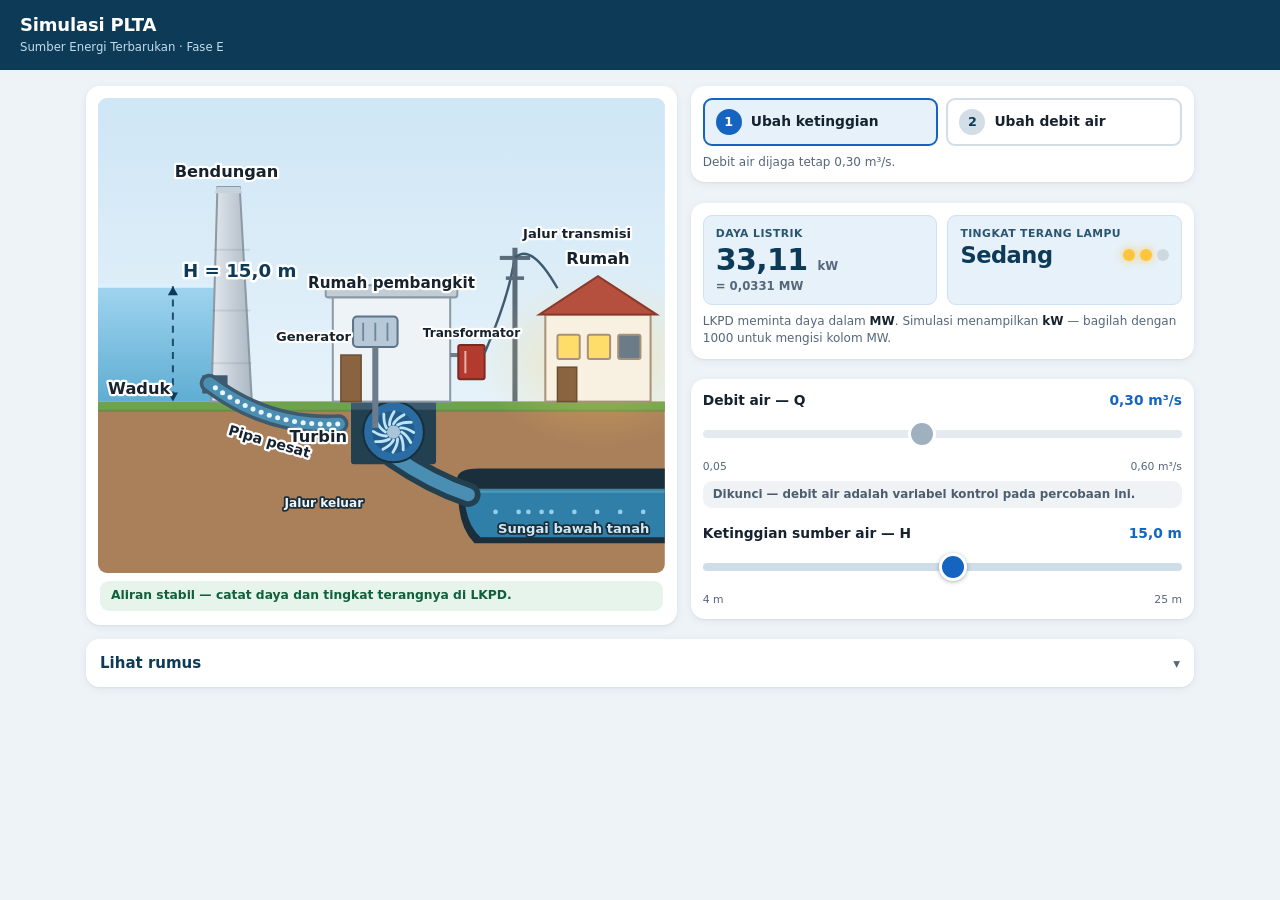
<file: simulasi/index.html>
<!DOCTYPE html>
<html lang="id">
<head>
<meta charset="utf-8">
<meta name="viewport" content="width=device-width, initial-scale=1">
<title>Simulasi PLTA — Sumber Energi Terbarukan</title>
<meta name="description" content="Simulasi virtual Pembangkit Listrik Tenaga Air untuk LKPD Sumber Energi Terbarukan, Fase E.">
<meta name="theme-color" content="#0d3b57">
<link rel="stylesheet" href="aset/gaya.css">
<!-- Ikon tab kosong: tanpa ini peramban meminta /favicon.ico dan menerima 404
     setiap halaman dibuka, yang lalu muncul sebagai galat di konsol. -->
<link rel="icon" href="data:image/svg+xml,%3Csvg xmlns='http://www.w3.org/2000/svg' viewBox='0 0 32 32'%3E%3Crect width='32' height='32' rx='7' fill='%230d3b57'/%3E%3Cpath d='M7 20c4-6 8-6 12 0s6 6 6 6' stroke='%239fd4ef' stroke-width='3' fill='none' stroke-linecap='round'/%3E%3C/svg%3E">
</head>
<body>

<header class="kepala">
  <h1 class="judul">Simulasi PLTA</h1>
  <p class="sub">Sumber Energi Terbarukan &middot; Fase E</p>
</header>

<main class="tata">

  <!-- ===================== pilih percobaan ===================== -->
  <section class="blok blok-percobaan" aria-label="Pilih percobaan">
    <div class="pilih-percobaan-baris" id="daftarPercobaan"></div>
    <p class="catatan" id="catatanKontrol"></p>
  </section>

  <!-- ===================== gambar ===================== -->
  <section class="blok blok-gambar" aria-label="Visualisasi PLTA">
    <div class="wadah-visual" id="wadahVisual"></div>
    <p class="status stabil" id="statusAliran" role="status" aria-atomic="true">
      Aliran stabil — catat daya dan tingkat terangnya di LKPD.
    </p>
  </section>

  <!-- ===================== hasil ===================== -->
  <section class="blok blok-hasil" aria-label="Hasil pengamatan">
    <div class="hasil">
      <div class="hasil-sel">
        <span class="hasil-label">Daya listrik</span>
        <span class="hasil-nilai"><span id="nilaiDaya">0,00</span> <em>kW</em></span>
        <span class="hasil-konversi" id="nilaiDayaMW">= 0,0000 MW</span>
      </div>
      <div class="hasil-sel">
        <span class="hasil-label">Tingkat terang lampu</span>
        <span class="hasil-terang" id="tingkatTerang" data-level="0" data-kelas="mati">
          <span class="hasil-nilai" id="nilaiTerang">Mati</span>
          <span class="tanda-terang" aria-hidden="true"><i></i><i></i><i></i></span>
        </span>
      </div>
    </div>
    <!-- Konversi ke MW adalah hasil hitung siswa sendiri: 1 MW = 1000 kW.
         Angka kecil di bawah daya hanya pembanding untuk memeriksa hasilnya. -->
    <p class="catatan">LKPD meminta daya dalam <strong>MW</strong>. Simulasi menampilkan <strong>kW</strong> —
      bagilah dengan 1000 untuk mengisi kolom MW.</p>
  </section>

  <!-- ===================== pengatur ===================== -->
  <section class="blok blok-pengatur" aria-label="Pengatur percobaan">
    <div class="pengatur">
      <div class="pengatur-kepala">
        <label for="sliderQ">Debit air — Q</label>
        <output class="pengatur-nilai" id="nilaiQ">0,30 m³/s</output>
      </div>
      <input type="range" id="sliderQ" min="0.05" max="0.60" step="0.01" value="0.30">
      <div class="pengatur-kaki"><span>0,05</span><span>0,60 m³/s</span></div>
      <p class="kunci" id="kunciQ" hidden>Dikunci — debit air adalah variabel kontrol pada percobaan ini.</p>
    </div>

    <div class="pengatur">
      <div class="pengatur-kepala">
        <label for="sliderH">Ketinggian sumber air — H</label>
        <output class="pengatur-nilai" id="nilaiH">15,0 m</output>
      </div>
      <input type="range" id="sliderH" min="4" max="25" step="0.5" value="15">
      <div class="pengatur-kaki"><span>4 m</span><span>25 m</span></div>
      <p class="kunci" id="kunciH" hidden>Dikunci — ketinggian air adalah variabel kontrol pada percobaan ini.</p>
    </div>
  </section>

  <!-- ===================== rumus ===================== -->
  <section class="blok blok-rumus" aria-label="Rumus">
    <button type="button" class="tombol-rumus" id="btnRumus" aria-expanded="false" aria-controls="isiRumus">
      <span id="labelTombolRumus">Lihat rumus</span>
      <span class="panah" id="panahRumus" aria-hidden="true">▾</span>
    </button>
    <div class="isi-rumus" id="isiRumus" hidden>
      <p class="rumus">P<sub>air</sub> = ρ · g · Q · H</p>
      <p class="rumus">P<sub>listrik</sub> = η · ρ · g · Q · H</p>
      <p class="rumus">n = n₀ · √( (Q · H) / (Q₀ · H₀) )</p>
      <p class="rumus">P<sub>MW</sub> = P<sub>kW</sub> ÷ 1000</p>
      <ul class="daftar-nilai">
        <li>ρ = 1000 kg/m³ &nbsp;·&nbsp; g = 9,81 m/s²</li>
        <li>η = 0,75 — efisiensi sistem pada titik beban acuan</li>
        <li>n₀ = 900 rpm pada Q₀ = 0,30 m³/s dan H₀ = 15 m</li>
      </ul>
      <p class="catatan">Daya listrik berbanding lurus dengan Q dan H — dua besaran yang kamu ubah.</p>
    </div>
  </section>

</main>

<noscript>
  <p style="padding:16px">Simulasi ini memerlukan JavaScript. Aktifkan JavaScript pada peramban, lalu muat ulang halaman.</p>
</noscript>

<script src="aset/konfigurasi.js"></script>
<script src="aset/fisika.js"></script>
<script src="aset/modul-plta.js"></script>
<script src="aset/inti.js"></script>
</body>
</html>
</file>
<file: styles.css>
@import url('https://fonts.googleapis.com/css2?family=DM+Sans:wght@400;450;500;550;600;650;700&family=Manrope:wght@500;600;650;700;750;800&display=swap');
:root{color-scheme:light;--ink:#293b33;--paper:#f7f4ec}*{box-sizing:border-box}body{margin:0;background:var(--paper);color:var(--ink);font-family:'DM Sans',sans-serif;min-height:100svh;display:flex;flex-direction:column;-webkit-font-smoothing:antialiased}button,a{-webkit-tap-highlight-color:transparent}button{font:inherit}button,a{touch-action:manipulation}button{cursor:pointer}svg{width:24px;height:24px;fill:none;stroke:currentColor;stroke-width:1.6;stroke-linecap:round;stroke-linejoin:round}.icon-defs{position:absolute;width:0;height:0;overflow:hidden}.scene{position:fixed;inset:0;z-index:-1;pointer-events:none}.scene img{width:100%;height:100%;object-fit:cover;object-position:center center}.scene:after{content:'';position:absolute;inset:0;background:linear-gradient(90deg,transparent 20%,#fff9ef25 40%,#fff9ef25 60%,transparent 80%)}.header{height:105px;padding:28px 4.3%;display:flex;justify-content:space-between;align-items:center;flex-shrink:0}.brand{display:flex;gap:11px;align-items:center;color:var(--ink);text-decoration:none;font-family:Manrope,sans-serif;font-size:27px;font-weight:800;line-height:1.1;letter-spacing:-1.3px}.brand-mark{width:42px;height:46px;background:#2d443b;border-radius:14px;display:grid;place-items:center;transform:rotate(-5deg);box-shadow:0 4px 9px #243c3313}.brand-mark svg{stroke:none;fill:#fff6d9;width:27px;height:27px;transform:rotate(5deg)}.brand-dot{color:#a08a55}.brand small{display:block;font-family:'DM Sans',sans-serif;font-size:7px;font-weight:650;letter-spacing:1.7px;margin-top:6px}.guide{display:flex;gap:9px;align-items:center;border:1px solid #45564b20;border-radius:50px;background:#fffaf075;padding:10px 16px;color:#45564b;font-size:12px;font-weight:550;backdrop-filter:blur(8px);transition:background .2s}.guide svg{width:16px;height:16px}.guide:hover{background:#fffdf5}main{flex:1;width:min(100% - 40px,480px);margin:0 auto;display:flex;flex-direction:column;justify-content:center;padding:12px 0 45px;text-align:center}.eyebrow{font-size:9px;font-weight:700;letter-spacing:2px;display:flex;gap:8px;align-items:center;justify-content:center;color:#627163;margin-bottom:18px}.eyebrow>span{width:6px;height:6px;border-radius:50%;background:#64876b;box-shadow:0 0 0 4px #64876b12}h1{font-family:Manrope,sans-serif;font-weight:750;font-size:clamp(30px,3vw,43px);letter-spacing:-1.9px;line-height:1.22;margin:0 0 15px}p{font-size:13px;line-height:1.8;color:#6d766a;margin:0}.choices{display:grid;gap:11px;margin:30px 12px 0}.choice{--accent:#2a6c50;--tint:#eaf3e7;position:relative;width:100%;padding:17px 18px;display:flex;align-items:center;gap:15px;border:1px solid #2a6c502e;border-radius:16px;text-decoration:none;text-align:left;color:var(--ink);background:#fffcf2e8;box-shadow:0 5px 18px #665c3b08,inset 0 1px 0 #fff;backdrop-filter:blur(14px);transition:transform .22s,background .22s,box-shadow .22s,border-color .22s;min-height:87px}.choice:hover{transform:translateY(-3px);background:#fffef9;box-shadow:0 10px 25px #4d554514;border-color:var(--accent)}.choice:active{transform:translateY(0)}.choice-icon{display:grid;place-items:center;background:var(--tint);color:var(--accent);width:46px;height:46px;border-radius:13px;flex-shrink:0}.choice-icon svg{width:25px;height:25px;stroke-width:1.6}.choice-copy{display:grid;gap:5px;min-width:0}.choice-title{font-family:Manrope,sans-serif;font-weight:750;font-size:16px;letter-spacing:-.4px;display:flex;align-items:center;gap:9px;white-space:nowrap}.abbr{font-family:'DM Sans',sans-serif;font-size:9px;letter-spacing:.7px;font-weight:650;color:var(--accent);background:var(--tint);border-radius:4px;padding:3px 5px}.choice-desc{font-size:11px;color:#788073;line-height:1.4}.choice-action{margin-left:auto;color:var(--accent);border:1px solid #2a6c5030;border-radius:50%;height:30px;width:30px;display:grid;place-items:center}.choice-action svg{width:16px;height:16px}.wind{--accent:#397ba5;--tint:#eaf1f6;border-color:#397ba52b}.solar{--accent:#b57b20;--tint:#fbf0d9;border-color:#b57b202e}.soon{font-size:8px;line-height:1.3;color:#7d8277;border:1px solid #9b9f8a36;border-radius:20px;padding:5px 7px;white-space:nowrap;margin-left:auto;flex-shrink:0}.learning-note{font-size:10px;letter-spacing:.1px;color:#7b8273;display:flex;gap:7px;align-items:center;justify-content:center;margin-top:22px}.tiny-spark{font-size:17px;color:#8a927b}footer{padding:17px 4.3% 22px;display:flex;justify-content:space-between;gap:20px;font-size:9px;letter-spacing:.25px;color:#45584be0;text-shadow:0 1px 7px #fffbeb;flex-shrink:0}.footer-right{display:flex;align-items:center;gap:12px}.footer-right i{width:3px;height:3px;background:currentColor;border-radius:50%;opacity:.6}:focus-visible{outline:3px solid #356d50;outline-offset:5px}dialog{border:1px solid #d9ddd0;border-radius:24px;max-width:440px;width:calc(100% - 36px);padding:37px 31px 27px;background:#fffdf7;color:var(--ink);box-shadow:0 25px 100px #243c3325}dialog::backdrop{background:#23382d4d;backdrop-filter:blur(7px)}.dialog-close{position:absolute;top:10px;right:14px;background:transparent;border:0;font-size:27px;color:#7b8273}.dialog-kicker{font-size:9px;letter-spacing:1.5px;font-weight:700;color:#68775f}h2{font-family:Manrope,sans-serif;font-size:25px;letter-spacing:-1px;margin:15px 0}.dialog-done{margin-top:25px;border:0;border-radius:12px;padding:13px 17px;display:flex;align-items:center;justify-content:space-between;width:100%;background:#2d443b;color:#fffdf5;font-size:12px}.dialog-done svg{height:17px;width:17px}#dialog-content p{margin-bottom:12px}#dialog-content ol{padding-left:20px;color:#66715f;font-size:13px;line-height:1.8}#dialog-content li{margin-bottom:9px}
@media(min-width:1700px){main{max-width:520px}h1{font-size:47px}.choice{min-height:94px}.choice-title{font-size:18px}.choice-desc{font-size:12px}}
@media(max-width:700px){body{background:#f7f3eb}.scene{inset:auto 0 0;aspect-ratio:1664/941;position:fixed}.scene img{object-fit:contain}.scene:after{background:linear-gradient(#f7f3eb 0%,transparent 30%)}.header{height:85px;padding:20px 22px}.brand{font-size:24px}.brand-mark{width:36px;height:40px;border-radius:12px}.brand small{font-size:6px;letter-spacing:1.3px}.guide{padding:9px 11px;font-size:10px;gap:6px}.guide svg{width:14px;height:14px}main{width:calc(100% - 36px);max-width:440px;justify-content:flex-start;padding:30px 0 105px}h1{font-size:34px;letter-spacing:-1.6px}.eyebrow{font-size:8px;letter-spacing:1.6px;margin-bottom:18px}.intro p{font-size:12px;padding:0 12px}.choices{margin:25px 0 0;gap:11px}.choice{padding:15px 13px;gap:12px;min-height:84px;background:#fffdf6ed}.choice-icon{height:42px;width:42px;border-radius:12px}.choice-title{font-size:15px;gap:7px}.choice-desc{font-size:10px}.soon{font-size:7px;padding:5px 6px}.abbr{font-size:8px}.learning-note{font-size:9px;margin-top:20px}footer{font-size:8px;justify-content:center;padding:12px 18px 18px;background:linear-gradient(transparent,#fff8df50);text-align:center}.footer-right{display:none}}
@media(max-width:360px){.choice{gap:9px;padding:14px 10px}.choice-title{font-size:14px}.choice-icon{width:36px;height:40px}.choice-desc{font-size:9px}.guide span{display:none}h1{font-size:30px}}
@media(min-width:701px) and (max-height:760px){.header{height:80px;padding-top:18px;padding-bottom:18px}main{padding:5px 0 15px}.eyebrow{margin-bottom:12px}h1{font-size:35px}.choices{margin-top:19px;gap:9px}.choice{min-height:76px;padding:13px 17px}.learning-note{margin-top:13px}footer{padding-bottom:14px}}
@media(prefers-reduced-motion:reduce){*{transition:none!important;scroll-behavior:auto!important}}
footer>span{background:#fffaf0b8;padding:6px 10px;border-radius:30px;backdrop-filter:blur(8px)}.learning-note{color:#52614c;text-shadow:0 1px 5px #fff8e8}

/* Halaman pemilihan simulasi: judul informatif dan teks lebih terbaca. */
main{width:min(100% - 40px,720px);padding-bottom:40px}
h1{font-size:clamp(44px,4.1vw,60px);line-height:1.16;letter-spacing:-2.3px;margin-bottom:20px}
.intro p{font-size:16px;line-height:1.7;color:#435347;font-weight:500}
.choices{width:min(100%,480px);margin:30px auto 0}
.choice-desc{font-size:12px;color:#52604f}
.soon{font-size:9px;color:#56614e}
@media(max-width:700px){main{width:calc(100% - 36px);max-width:440px;padding:28px 0 110px}h1{font-size:clamp(28px,8.2vw,38px);letter-spacing:-1.3px;line-height:1.2;margin-bottom:18px}.intro p{font-size:14px;line-height:1.7;padding:0 5px}.desktop-br{display:none}.choices{margin-top:27px}.choice-desc{font-size:11px}.soon{font-size:8px}}
@media(max-width:360px){.choice-desc{font-size:10px}.soon{font-size:7px}}
@media(min-width:701px) and (max-height:760px){h1{font-size:46px}.intro p{font-size:15px}.choices{margin-top:24px}main{padding-bottom:20px}}
</file>
<file: plta/styles.css>
:root{--ink:#163d37;--green:#0a6257;--teal:#147f75;--mint:#def0d9;--cream:#f7f8f2;--line:#dde4d9;--muted:#768079;--orange:#dd8355;--speed:2s;--spin:2.5s;font-family:'Avenir Next','Segoe UI',Arial,sans-serif;color:var(--ink);background:var(--cream);font-synthesis:none}*{box-sizing:border-box}body{margin:0}button,input,select,textarea{font:inherit}button,a,input,select,textarea{-webkit-tap-highlight-color:transparent}button{cursor:pointer}button:disabled{cursor:not-allowed;opacity:.55}button:focus-visible,a:focus-visible,summary:focus-visible{outline:3px solid #dd8355;outline-offset:4px}a{color:inherit}button{color:inherit}button,input,textarea,select{touch-action:manipulation}button{border:0;background:none}header,main,.tabbar{max-width:1440px;margin:auto}.header{height:101px;display:flex;align-items:center;padding:0 56px;gap:25px}.brand{display:flex;align-items:center;gap:9px;font-size:42px;font-weight:800;letter-spacing:-2px;text-decoration:none}.brand-icon{display:grid;place-items:center;width:43px;height:43px;background:var(--green);color:#d5edce;font-size:42px;line-height:1;border-radius:50%;letter-spacing:0;padding-bottom:5px}.brand-dot{color:var(--orange)}.brand-caption{font-size:10px;font-weight:700;letter-spacing:1.8px;line-height:1.7;border-left:1px solid var(--line);padding-left:24px}.header-tag{margin-left:auto;display:flex;align-items:center;gap:8px;font-size:12px;color:#61766a}.live-dot{display:inline-block;width:7px;height:7px;background:#5d9d69;border-radius:50%;flex-shrink:0}.icon-btn{display:grid;place-items:center;border:1px solid #cbd6ca;border-radius:50%;height:33px;width:33px;font-size:15px}.tabbar{padding:0 56px;display:flex;border-top:1px solid var(--line);border-bottom:1px solid var(--line);gap:33px;background:var(--cream)}.tab{display:flex;align-items:center;gap:9px;min-height:60px;border-bottom:3px solid transparent;font-size:14px;color:#7a857b;padding:0 2px}.tab.active{color:var(--green);border-bottom-color:var(--green);font-weight:700}.tab-num{font-size:10px;background:#e9ede3;border-radius:5px;padding:3px 5px;margin-left:9px}.tab-icon{font-size:20px}main{padding:0 56px}.intro{display:flex;align-items:center;justify-content:space-between;padding:43px 0 32px}.eyebrow{font-size:10px;letter-spacing:2px;font-weight:750;color:#657d68;margin:0 0 12px}h1{font-size:clamp(36px,4vw,55px);letter-spacing:-2px;line-height:1.07;margin:0;font-weight:650}h1 em{font-family:Georgia,serif;font-weight:400;color:var(--green)}.intro-copy{font-size:13px;color:#708073;line-height:1.7;margin:15px 0 0}.intro-note{font-size:12px;line-height:1.7;color:#6f7f70;padding:12px 22px 0 0}.intro-note>span{font-size:35px;color:var(--orange);display:block;margin-bottom:6px}.lab-layout{display:grid;grid-template-columns:minmax(0,1fr) 323px;gap:22px;align-items:stretch}.card{background:#fffefb;border:1px solid var(--line);border-radius:17px;overflow:hidden}.simulation{display:flex;flex-direction:column}.card-top{display:flex;justify-content:space-between;align-items:center;padding:19px 23px;border-bottom:1px solid #e4eadd;gap:12px}.card-title{font-size:12px;font-weight:650;display:flex;align-items:center;gap:8px}.text-btn{font-size:12px;font-weight:600;display:inline-flex;align-items:center;gap:12px;min-height:36px;padding:4px 0}.text-btn:hover{color:#16887a;text-decoration:underline}.scene-wrap{background:#eef5eb;flex:1;display:flex;flex-direction:column;justify-content:center}.scene{display:block;width:100%;height:auto}.scene-caption{display:flex;justify-content:space-between;align-items:center;padding:0 19px 8px;font-size:9px;gap:10px;color:#657c6e}.scene-caption .text-btn{font-size:10px;white-space:nowrap}.svg-label rect{fill:#f8fbef;fill-opacity:.95;stroke:#d3e2cc}.svg-label text{font-size:21px;fill:#24534a;font-weight:600;letter-spacing:-.4px}.flow{animation:flow var(--speed) linear infinite}.electric{animation:flow calc(var(--speed)*1.8) linear infinite;opacity:var(--electric-opacity,.7)}#turbine,.turbine-rotor{transform-origin:600px 500px;animation:spin var(--spin) linear infinite}.water-ripple{animation:ripple 4s ease-in-out infinite alternate}.paused .flow,.paused .electric,.paused #turbine,.paused .turbine-rotor,.paused .water-ripple,.stopped .flow,.stopped .electric,.stopped #turbine,.stopped .turbine-rotor{animation-play-state:paused}.stopped .flow,.stopped .electric{opacity:0}@keyframes flow{to{stroke-dashoffset:-70}}@keyframes spin{to{transform:rotate(360deg)}}@keyframes ripple{to{transform:translateX(15px)}}.energy-path{display:flex;align-items:center;justify-content:center;padding:21px 13px;gap:22px;font-size:11px;font-weight:600;border-top:1px solid #e4eadd}.energy-path span{display:flex;gap:8px;align-items:center}.energy-path i{font-style:normal;font-size:23px;color:#75a57f}.energy-path b{color:#a3b29d;font-weight:400}.control-panel{padding:23px;display:flex;flex-direction:column}.control-heading h2{font-size:24px;letter-spacing:-.7px;margin:0 0 24px;font-weight:600}.control-heading .eyebrow{font-size:9px}.field-label{font-size:11px;font-weight:600;margin-bottom:9px}select,input:not([type=range]),textarea{color:var(--ink);border:1px solid #dce4d7;border-radius:8px;background:#fafbf6;padding:12px;outline:none;max-width:100%}select:focus,input:focus,textarea:focus{border-color:var(--teal);box-shadow:0 0 0 3px #16877917}select{width:100%;font-size:11px;min-height:42px}.hint{font-size:10px;line-height:1.7;color:#7f8b7e;margin:9px 0 0}.slider-block{margin-top:24px}.slider-top{display:flex;justify-content:space-between;align-items:center;gap:8px}.slider-top label{font-size:12px;font-weight:600}.slider-top output{font-size:22px;font-weight:650;letter-spacing:-.8px;white-space:nowrap}.slider-top output small{font-size:11px;color:#8b9684;font-weight:500;letter-spacing:0}.slider-top label span{font-size:9px;display:block;color:#8b9684;font-weight:400;min-height:0}input[type=range]{width:100%;height:6px;appearance:none;-webkit-appearance:none;border-radius:10px;background:linear-gradient(to right,var(--green) 0%,var(--green) var(--percent,60%),#e9eee2 var(--percent,60%),#e9eee2 100%);margin:19px 0 11px;cursor:pointer;outline-offset:8px}input[type=range]::-webkit-slider-thumb{appearance:none;width:19px;height:19px;border:4px solid #fff;background:var(--green);box-shadow:0 0 0 1px #b4c7b4;border-radius:50%}input[type=range]::-moz-range-thumb{width:12px;height:12px;border:4px solid #fff;background:var(--green);border-radius:50%;box-shadow:0 0 0 1px #b4c7b4}input[type=range]:disabled{opacity:.45;cursor:default}.range-scale{display:flex;justify-content:space-between;font-size:9px;color:#99a18f}.power-box{background:#edf3e4;border:1px solid #dce8d1;border-radius:10px;padding:16px;margin-top:25px}.power-top{display:flex;justify-content:space-between;font-size:9px;font-weight:650;letter-spacing:1.5px;color:#6e8461}.power-top span:last-child{font-size:22px;line-height:12px;color:#729653}.power-reading{display:flex;align-items:baseline;gap:9px;margin-top:12px}.power-reading output{font-size:43px;letter-spacing:-2px;font-weight:600;line-height:1.1;font-variant-numeric:tabular-nums}.power-reading>span{font-size:12px;color:#8d9d7c}.power-meter{height:4px;background:#d8e3ca;border-radius:10px;margin:17px 0 13px}.power-meter>div{background:var(--green);width:24%;height:100%;border-radius:10px;transition:width .18s}.led-line{display:flex;align-items:center;justify-content:space-between;font-size:10px}.led-line>span{display:flex;gap:7px;align-items:center;color:#7c8d6d}.led-dot{width:7px;height:7px;border-radius:50%;background:#dbbc4e;box-shadow:0 0 7px #e9ce53}.led-line strong{font-weight:600}.primary-btn,.secondary-btn{min-height:46px;border-radius:8px;display:inline-flex;align-items:center;justify-content:center;gap:10px;font-size:12px;font-weight:600;padding:12px 17px}.primary-btn{background:var(--green);color:#fff}.primary-btn:hover{background:#064c43}.primary-btn>span:last-child{margin-left:auto}.control-panel>.primary-btn{width:100%;margin-top:20px}.primary-btn>span:first-child{font-size:20px;font-weight:400}.secondary-btn{border:1px solid #cbdac6;background:#f4f7ef}.secondary-btn:hover{background:#e8f0df}.centered{text-align:center;font-size:9px}.reset-btn{align-self:center;margin-top:7px;min-height:32px;font-size:10px;color:#748271}.below-grid{display:grid;grid-template-columns:1.1fr 1fr;gap:22px;margin-top:24px}.info-card{padding:25px 27px;background:#e8eddf;border-radius:14px}.section-number{font-size:9px;letter-spacing:1.5px;color:#7b8b6e;font-weight:700;margin-bottom:14px}.info-card h3{font-size:19px;font-weight:600;margin:0 0 10px;letter-spacing:-.3px}.info-card p{font-size:12px;line-height:1.8;max-width:460px;color:#76816b;margin:0}.info-card .text-btn{font-size:11px;margin-top:12px;color:var(--green)}.formula-card{border:1px solid var(--line);border-radius:14px;padding:25px 27px;display:flex;flex-direction:column;justify-content:space-between;gap:15px}.formula{font:italic 25px Georgia,serif;letter-spacing:1px;margin:0 0 10px}.formula-card p:not(.formula){font-size:10px;line-height:1.7;color:#7e8876;margin:0}.formula-card .section-number{margin-bottom:15px}footer{padding:31px 0;display:flex;align-items:center;justify-content:space-between;font-size:14px;font-weight:700;gap:15px}footer .muted{font-size:10px;font-weight:400;margin-left:10px;color:#8d9585}.worksheet-intro h1{font-size:43px}.save-state{display:flex;align-items:center;gap:8px;font-size:11px;color:#7c8a6e}.worksheet-layout{display:grid;grid-template-columns:230px minmax(0,1fr);gap:32px;align-items:start}.worksheet-aside{position:sticky;top:25px}.worksheet-aside>a{display:flex;align-items:center;gap:12px;font-size:10px;color:#91a082;text-decoration:none;padding:14px 0;border-bottom:1px solid #e5eadd}.worksheet-aside>a span{font-size:12px;color:#526b50}.progress-box{background:#e8eddf;border-radius:10px;padding:17px;margin:25px 0 15px}.progress-box>div{display:flex;justify-content:space-between;align-items:baseline;gap:8px;font-size:10px}.progress-box strong{font-size:13px}.progress-box span{color:#7b886d}.progress-box p{font-size:10px;line-height:1.7;color:#7b886d;margin:8px 0 0}progress{appearance:none;width:100%;height:5px;border:0;background:#d4dfc8;border-radius:5px;overflow:hidden;margin-top:15px}progress::-webkit-progress-bar{background:#d4dfc8}progress::-webkit-progress-value{background:var(--green)}progress::-moz-progress-bar{background:var(--green)}.worksheet-aside>.secondary-btn{width:100%;font-size:11px}.worksheet-aside>.text-btn{display:flex;justify-content:center;width:100%;font-size:10px;margin-top:5px}.worksheet-aside>.hint{margin-top:14px;font-size:9px}.danger{color:#ae7967}.worksheet-content{min-width:0;display:flex;flex-direction:column;gap:20px}.form-card{padding:30px;scroll-margin-top:25px}.form-card h2{font-size:25px;font-weight:600;letter-spacing:-.8px;margin:0 0 20px}.form-card h3{font-size:14px;font-weight:600;margin:17px 0 10px}.form-card p,.form-card li{font-size:12px;color:#71816d;line-height:1.85}.form-grid{display:grid;grid-template-columns:minmax(0,1fr) minmax(0,1fr);gap:20px}.form-grid label,.answer-label{min-width:0;font-size:11px;font-weight:600;display:block}.form-grid .full{grid-column:1/-1}.form-grid input,.form-grid textarea{width:100%;display:block;margin-top:9px;font-size:13px}.form-grid textarea,.answer-label textarea{resize:vertical;line-height:1.7}.form-grid input{min-height:44px}textarea::placeholder,input::placeholder{color:#a0aa95;font-size:12px;font-weight:400}.answer-label textarea{display:block;width:100%;font-size:13px;margin-top:13px;min-height:120px}.answer-label{margin:22px 0 0}.conclusion{padding-top:24px;border-top:1px solid var(--line);font-size:20px}details{border-bottom:1px solid var(--line);padding:17px 0}summary{font-size:12px;font-weight:600;cursor:pointer}details p{margin-bottom:0}ol{padding-left:20px}li{padding-left:4px;margin-bottom:6px}.variable-cards{display:grid;grid-template-columns:1fr 1fr;gap:14px;margin-top:18px}.variable-cards>div{background:#f2f6ec;border:1px solid #e4ebda;padding:18px;border-radius:10px}.mini-tag{font-size:9px;letter-spacing:1.2px;font-weight:700;color:#7c946a}.variable-cards h3{font-size:16px;margin:10px 0}.variable-cards p{font-size:11px;margin:7px 0}.inline-actions{display:flex;flex-wrap:wrap;gap:10px;margin-top:20px}.inline-actions .secondary-btn{font-size:11px}.observation-title{display:flex;justify-content:space-between;align-items:center;margin:30px 0 10px;gap:10px}.observation-title h3{font-size:18px;margin:9px 0 0}.observation-title+.hint{margin-bottom:15px}.observation-title .text-btn{font-size:10px}.table-scroll{overflow-x:auto;border:1px solid var(--line);border-radius:8px}table{border-collapse:collapse;width:100%;min-width:560px;table-layout:fixed}thead{background:#eef3e6}th{text-align:left;font-size:10px;line-height:1.7;padding:14px 8px;font-weight:600}th small{font-size:8px;color:#849175;font-weight:400}th:first-child{width:35px}th:last-child{width:30px}td{border-top:1px solid var(--line);padding:10px 6px;font-size:10px}td input:not([type=range]),td select{font-size:11px;width:100%;padding:8px 5px;background:#fafbf6;border-radius:5px;height:39px;min-height:39px}td:first-child{padding-left:12px;color:#8a977e}td button{min-height:34px;width:22px;padding:0;color:#9fa693;font-size:16px}.table-feedback{font-size:10px!important;color:#ad7858!important;min-height:0;margin:10px 0 0}.note{font-size:10px!important;background:#f3f5eb;padding:12px;border-radius:7px;margin-top:18px;color:#7b896e!important}.worksheet-bottom{display:flex;align-items:center;justify-content:space-between;padding:6px 0 18px;gap:20px}.worksheet-bottom p{font-size:11px;color:#7e8a75}.toast{position:fixed;bottom:25px;left:50%;transform:translate(-50%,20px);max-width:min(90vw,520px);width:max-content;background:#154e42;color:white;padding:14px 21px;border-radius:10px;box-shadow:0 8px 30px #163d3725;font-size:12px;line-height:1.6;opacity:0;pointer-events:none;transition:.2s;z-index:10}.toast.show{opacity:1;transform:translate(-50%,0)}dialog{border:1px solid var(--line);border-radius:18px;padding:35px;max-width:600px;width:calc(100% - 32px);color:var(--ink);background:var(--cream);max-height:90dvh}dialog::backdrop{background:#143b3399;backdrop-filter:blur(3px)}.dialog-close{position:sticky;top:0;float:right;background:var(--cream);z-index:1}dialog h2{font-size:27px;letter-spacing:-1px;margin:10px 0 20px}dialog p,dialog li{font-size:13px;line-height:1.8;color:#6e806b}dialog.zoomed{max-width:1150px;padding:18px}.zoom-scene{overflow:auto}.zoom-scene svg{min-width:780px;width:100%}.print-answer{display:none}.sr-only{position:absolute;width:1px;height:1px;padding:0;margin:-1px;overflow:hidden;clip:rect(0,0,0,0);white-space:nowrap;border:0}[hidden]{display:none!important}
@media(min-width:1500px){.header,main,.tabbar{max-width:1500px}.lab-layout{grid-template-columns:minmax(0,1fr) 350px}.scene{max-height:640px}.control-panel{padding:28px}.slider-block{margin-top:29px}.power-box{margin-top:30px}}
@media(max-width:1050px){.header{padding:0 28px}.tabbar{padding:0 28px}main{padding:0 28px}.lab-layout{grid-template-columns:minmax(0,1fr) 295px;gap:16px}.control-panel{padding:20px}.energy-path{gap:12px;font-size:9px}.energy-path span{gap:5px}.intro-note{padding-right:0}.card-top{padding:14px 17px}.card-top .text-btn{font-size:10px}.worksheet-layout{grid-template-columns:190px minmax(0,1fr);gap:22px}.form-card{padding:24px}.scene-caption{font-size:8px}.formula{font-size:22px}}
@media(max-width:800px){.header{height:80px}.brand{font-size:36px}.brand-icon{width:36px;height:36px;font-size:37px}.brand-caption{font-size:8px;letter-spacing:1px;padding-left:17px}.header-tag{font-size:10px}.intro{padding:30px 0 25px}.intro-note{display:none}.lab-layout{grid-template-columns:1fr}.simulation{order:0}.control-panel{order:1;display:grid;grid-template-columns:1fr 1fr;gap:0 25px;padding:24px}.control-heading{grid-column:1/-1}.control-heading h2{margin-bottom:18px}.control-panel>.field-label,.control-panel>select,.control-panel>#mode-hint{grid-column:1/-1}.slider-block{margin-top:25px}.power-box{grid-column:1/-1}.control-panel>.primary-btn,.control-panel>#record-hint,.control-panel>.reset-btn{grid-column:1/-1}.reset-btn{justify-self:center}.power-box{display:grid;grid-template-columns:1fr 1fr;gap:0 20px;align-items:center}.power-top,.power-reading{grid-column:1}.power-meter,.led-line{grid-column:2}.power-meter{grid-row:1;margin:10px 0}.led-line{grid-row:2}.power-reading{margin:5px 0}.energy-path{font-size:11px;padding:16px;gap:22px}.scene{max-height:570px}.below-grid{gap:16px}.info-card,.formula-card{padding:22px}.info-card h3{font-size:17px}.worksheet-layout{grid-template-columns:minmax(0,1fr);gap:20px}.worksheet-aside{position:static;display:flex;flex-wrap:wrap;gap:8px;align-items:center}.worksheet-aside>.eyebrow,.worksheet-aside>a{display:none}.progress-box{width:100%;margin:0 0 8px}.progress-box p{display:none}.progress-box>div{justify-content:flex-start;gap:10px}.worksheet-aside>.secondary-btn{width:auto}.worksheet-aside>.text-btn{width:auto;margin:0;padding:8px 12px}.worksheet-aside>.hint{width:100%;margin:3px 0}.worksheet-intro{align-items:flex-start;gap:20px}.worksheet-intro h1{font-size:36px}.save-state{max-width:135px;line-height:1.5;font-size:9px}.scene-caption{font-size:9px}}
@media(max-width:500px){.header{height:74px;padding:0 20px;gap:15px}.brand{font-size:33px}.brand-icon{height:34px;width:34px;font-size:35px}.brand-caption{font-size:7px;line-height:1.6;padding-left:15px}.header-tag{display:none}.header .icon-btn{margin-left:auto;width:29px;height:29px}.tabbar{padding:0 20px;gap:0;position:sticky;top:0;z-index:3;justify-content:space-between}.tab{min-height:55px;font-size:12px;gap:7px}.tab-num{font-size:8px;margin-left:3px}.tab-icon{font-size:17px}main{padding:0 16px}.intro{padding:27px 4px 23px}.eyebrow{font-size:8px;letter-spacing:1.7px;margin-bottom:12px}h1{font-size:39px;letter-spacing:-1.7px;line-height:1.08}.intro-copy{font-size:11px;line-height:1.75;margin-top:12px;max-width:290px}.lab-layout{gap:15px}.card{border-radius:13px}.card-top{padding:11px 13px}.card-title{font-size:10px;gap:6px}.card-top .text-btn{font-size:9px;min-height:28px}.scene-wrap{padding-top:10px}.scene{min-height:232px}.svg-label text{font-size:24px;letter-spacing:-.7px}.svg-label rect{stroke-width:2}.scene-caption{padding:2px 12px 8px;font-size:7px}.scene-caption .text-btn{font-size:9px}.energy-path{padding:13px 10px;gap:12px;font-size:9px}.energy-path span{gap:5px}.energy-path i{font-size:20px}.control-panel{padding:21px;gap:0 20px}.control-heading h2{font-size:24px;margin-bottom:18px}.control-heading .eyebrow{font-size:8px}.field-label{font-size:10px}select{font-size:12px}.hint{font-size:9px}.slider-top{align-items:flex-start;flex-direction:column;gap:8px}.slider-top label{font-size:11px}.slider-top output{font-size:24px}.slider-top output small{font-size:10px}.slider-block{margin-top:23px}input[type=range]{margin-top:19px}.slider-top label span{font-size:8px}.range-scale{font-size:8px}.power-box{margin-top:25px;padding:16px;gap:0 18px}.power-top{font-size:8px}.power-reading output{font-size:36px}.power-reading>span{font-size:10px}.led-line{font-size:9px;gap:10px;flex-direction:column;align-items:flex-end}.primary-btn{font-size:12px;min-height:47px}.control-panel>.primary-btn{margin-top:19px}.reset-btn{font-size:10px}.below-grid{grid-template-columns:1fr;margin-top:18px;gap:14px}.info-card,.formula-card{padding:23px}.info-card p{font-size:11px}.info-card h3{font-size:19px}.section-number{font-size:8px}.formula{font-size:25px}.formula-card p:not(.formula){font-size:9px}footer{padding:25px 4px;font-size:14px}footer .muted{display:block;margin:4px 0 0;font-size:8px}footer .text-btn{font-size:9px}.worksheet-intro{display:block}.worksheet-intro h1{font-size:35px}.save-state{max-width:none;margin-top:16px;font-size:9px}.worksheet-aside{padding:0 3px}.worksheet-aside>.secondary-btn{font-size:10px;padding:11px}.worksheet-aside>.text-btn{font-size:9px;padding:8px}.worksheet-aside>.hint{font-size:8px}.progress-box{padding:14px}.form-card{padding:23px 18px;scroll-margin-top:75px}.form-card h2{font-size:23px}.form-grid{gap:17px 14px}.form-grid input{font-size:12px}.form-grid textarea,.answer-label textarea{font-size:13px}.form-card p,.form-card li{font-size:11px}.variable-cards{grid-template-columns:1fr;gap:10px}.variable-cards>div{padding:16px}.variable-cards h3{font-size:17px}.variable-cards p{font-size:11px}.inline-actions{gap:8px}.inline-actions .secondary-btn{font-size:10px;padding:11px;flex:1}.observation-title h3{font-size:16px}.observation-title .text-btn{font-size:9px;white-space:nowrap}.table-scroll{margin:0 -5px}.table-scroll:after{content:'↔ Geser tabel untuk melihat semua kolom';display:block;padding:10px;font-size:9px;color:#8b977b;background:#f7f9f1}.worksheet-bottom{display:block;text-align:center}.worksheet-bottom>.primary-btn{width:100%}.toast{bottom:18px;font-size:11px}dialog{padding:23px}dialog h2{font-size:24px}dialog p,dialog li{font-size:12px}}
@media(prefers-reduced-motion:reduce){.flow,.electric,#turbine,.turbine-rotor,.water-ripple{animation:none}.toast{transition:none}}
@media print{body{background:white;color:#182a21}header,.tabbar,#sim,.worksheet-aside,footer,.worksheet-bottom,.save-state,.text-btn,.inline-actions,.toast,dialog,td:last-child,th:last-child,.table-scroll:after{display:none!important}#lkpd{display:block!important}main{padding:0}.intro{padding:0 0 20px}.worksheet-intro h1{font-size:29px}.worksheet-layout{display:block}.worksheet-content{display:block}.form-card{border:0;border-radius:0;padding:16px 0;overflow:visible;break-inside:auto}.form-card h2{font-size:20px;break-after:avoid}.form-card .section-number{margin-bottom:8px}.card{background:white}.table-scroll{overflow:visible}.table-scroll table{min-width:0}.table-scroll td input,.table-scroll td select,.form-grid input,.form-grid textarea,.answer-label textarea{display:none!important}.print-answer{display:block;white-space:pre-wrap;overflow-wrap:anywhere;font-size:11px;line-height:1.7;font-weight:400;margin-top:8px;min-height:16px}td .print-answer{font-size:10px;margin:0}details{display:block}details::details-content{display:block}details>summary{list-style:none}details>summary::-webkit-details-marker{display:none}.form-grid label{break-inside:avoid}.variable-cards{break-inside:avoid}.form-card p,.form-card li{color:#333;font-size:10px}.note{background:#f3f4ef}.answer-label{break-inside:avoid}table{break-inside:avoid}.worksheet-intro .intro-copy{font-size:10px}.variable-cards>div{background:white}textarea,input,select{box-shadow:none}.observation-title{break-after:avoid}.table-feedback{font-size:9px!important}@page{size:A4;margin:15mm}}

/* Transport controls and revised component diagram. */
.simulation-transport{display:flex;align-items:center;gap:6px;flex-shrink:0}.transport-btn{display:inline-flex;align-items:center;justify-content:center;min-height:34px;min-width:60px;padding:7px 10px;border:1px solid #d4dfcf;border-radius:7px;font-size:10px;font-weight:650;background:#fafcf5;white-space:nowrap}.transport-btn:hover:not(:disabled){background:#e5eedb}.start-btn{background:var(--green);color:#fff;border-color:var(--green)}.start-btn:hover:not(:disabled){background:#064c43}.transport-btn:disabled{opacity:.4}.component-label{font-size:17px;fill:#557566;font-weight:600}.idle .flow,.idle .electric,.idle #turbine,.idle .turbine-rotor,.idle .water-ripple{animation:none}.idle .card-title .live-dot{background:#9aa88a}.paused .card-title .live-dot{background:#d5aa54}.scene-caption>span{line-height:1.5;max-width:80%}#head-surface-guide,#head-line,#head-label,#head-label-bg{pointer-events:none}
@media(max-width:1050px){.card-top{flex-wrap:wrap}.simulation-transport{margin-left:auto}.transport-btn{min-height:32px;padding:6px 8px;font-size:9px;min-width:52px}}
@media(max-width:500px){.card-top{gap:8px;padding:11px 12px}.card-title{font-size:9px}.simulation-transport{gap:4px}.transport-btn{min-width:49px;min-height:36px;font-size:9px;padding:7px}.scene-caption{align-items:center;gap:6px}.scene-caption>span{max-width:78%;font-size:7px}.component-label{font-size:19px}.svg-label text{font-size:22px}.scene{min-height:220px}}

/* Revision: a continuous lab, clearer landscape and timed observations. */
html{scroll-behavior:smooth;scroll-padding-top:82px}header,main,.tabbar{max-width:1640px}.header{height:88px}.tabbar{position:sticky;top:0;z-index:6;background:#f7f8f2f5;backdrop-filter:blur(14px)}.tab{text-decoration:none}.nav-note{margin-left:auto;align-self:center;font-size:11px;color:#7b8978}.intro{padding:34px 0 27px}.intro h1{font-size:clamp(36px,3.6vw,54px)}.intro-note>span{font-size:15px;letter-spacing:3px;font-weight:700;color:#9a8056;margin-bottom:12px}.lab-layout{grid-template-columns:minmax(0,1fr) 304px;align-items:start;gap:20px}.simulation{position:sticky;top:78px}.card-top{flex-wrap:wrap;padding:16px 18px;gap:10px}.card-title{font-size:11px}.simulation-transport{margin-left:auto}.transport-btn{min-height:36px;font-size:10px;min-width:60px}.scene-wrap{display:block;padding-top:0}.scene-pan{overflow-x:auto;overscroll-behavior-x:contain;scrollbar-width:thin;scrollbar-color:#a3b6a1 #e9f0e4}.scene{max-height:none;min-height:0;width:100%;height:auto}.scene-weather{display:flex;align-items:center;gap:8px;padding:16px 20px 0;font-size:11px;color:#41685a}.scene-weather>span:first-child{font-size:19px;color:#9d9463}.weather-caption{margin-left:auto;font-size:9px;color:#7f927e}.scene-caption{padding:0 18px 10px;font-size:9px}.svg-label text{font-size:21px;letter-spacing:-.4px}.svg-label rect{fill:#fbfcef;stroke:#cbdcc3;stroke-width:1.3}.component-label{font-size:18px}.small-component{font-size:17px;fill:#617d66}.energy-path{gap:23px;padding:17px 12px;font-size:11px}.flow{animation:flow var(--speed) linear infinite}.electric{animation:electrons var(--electric-speed,1.8s) linear infinite;opacity:var(--electric-opacity,0)}#turbine,.turbine-rotor{transform-origin:650px 550px;animation:spin var(--spin) linear infinite}#energy-route{opacity:var(--route-opacity,0);transition:opacity .3s}.generator-aura{opacity:var(--aura-opacity,0);animation:generatorPulse 1.8s ease-in-out infinite}.generator-light{opacity:var(--electric-opacity,.25)}.cloud{animation:cloudDrift 12s ease-in-out infinite alternate}.cloud-two{animation-duration:17s}.rain-lines{animation:rainFall .8s linear infinite}.result-note{margin:0;padding:13px 18px;font-size:11px;line-height:1.7;background:#f2efd9;color:#6e663c;border-top:1px solid #e5dfbd}.control-panel{padding:21px}.control-heading h2{font-size:23px;margin-bottom:16px}.control-heading .eyebrow{margin-bottom:8px}.weather-control{margin-bottom:17px}.weather-control .field-label{display:block}.control-panel select{font-size:11px}.hint{font-size:10px;line-height:1.6}.slider-block{margin-top:18px}.slider-top output{font-size:23px}input[type=range]{margin:16px 0 10px}.timer-block{margin-top:21px;padding-top:19px;border-top:1px solid var(--line)}.timer-block .slider-top label{font-size:11px}.timer-block .slider-top output{font-size:22px}.duration-ticks{display:flex;justify-content:space-between;color:#8e9985;font-size:8px}.timer-readout{display:flex;justify-content:space-between;align-items:center;gap:8px;margin-top:16px}.timer-readout>span{font-size:8px;letter-spacing:1px;color:#7a8c6e}.timer-readout output{font-size:27px;letter-spacing:-.7px;font-weight:650;font-variant-numeric:tabular-nums}.timer-block progress{height:4px;margin:7px 0 0}.timer-block .hint{font-size:9px}.power-box{margin-top:19px;padding:14px}.power-reading output{font-size:38px}.power-meter{margin:13px 0 11px}.control-panel>.primary-btn{margin-top:17px}.control-panel>.reset-btn{margin-top:4px}.worksheet-intro{border-top:1px solid #dce4d5;margin-top:34px;padding:30px 0 23px}.worksheet-intro h2{font-size:32px;letter-spacing:-1px;font-weight:600;margin:0}.worksheet-intro h2 em{font-family:Georgia,serif;font-weight:400;color:var(--green)}.worksheet-intro .intro-copy{font-size:12px;margin-top:10px}.worksheet-layout{grid-template-columns:minmax(0,1fr) 216px;gap:23px}.worksheet-content{grid-column:1;grid-row:1;gap:13px}.worksheet-aside{grid-column:2;grid-row:1;top:84px}.worksheet-aside>a{font-size:9px}.worksheet-aside>a span{font-size:11px}.worksheet-aside>.eyebrow{font-size:9px}.form-card{padding:28px}.form-card .note{margin:12px 0 20px}#observations,.worksheet-fold{scroll-margin-top:85px}.worksheet-fold{border:1px solid var(--line);border-radius:13px;background:#fffefb;overflow:clip}.worksheet-fold>summary{list-style:none;cursor:pointer;display:flex;align-items:center;justify-content:space-between;gap:12px;padding:21px 25px;font-size:14px;font-weight:650;min-height:62px}.worksheet-fold>summary::-webkit-details-marker{display:none}.worksheet-fold>summary .fold-marker{font-size:19px;color:#7b9271;font-weight:400;transition:transform .2s}.worksheet-fold[open]>summary{border-bottom:1px solid var(--line)}.worksheet-fold[open]>summary .fold-marker{transform:rotate(45deg)}.worksheet-fold>.form-card{border:0;border-radius:0}.worksheet-aside .progress-box{margin-top:18px}.table-scroll table{min-width:680px}.observation-time{font-size:10px;white-space:nowrap;color:#7d8b71;font-variant-numeric:tabular-nums}.observation-time small{display:block;font-size:8px;margin-top:3px;color:#8d9a80}.worksheet-bottom{padding-top:13px}.below-grid{padding-bottom:25px}.mobile-readings{display:none}.paused .cloud,.paused .rain-lines,.paused .generator-aura,.finished .cloud,.finished .rain-lines,.finished .generator-aura,.finished .water-ripple,.finished .flow,.finished .electric,.finished #turbine,.finished .turbine-rotor{animation-play-state:paused}.idle .generator-aura{animation:none}.stopped #energy-route{opacity:0}.idle .cloud,.idle .rain-lines{animation-play-state:paused}body.finished .card-title .live-dot{background:#bc9b55}
@keyframes electrons{to{stroke-dashoffset:-74}}@keyframes generatorPulse{50%{transform:scale(1.04);transform-origin:650px 398px;opacity:calc(var(--aura-opacity,0)*.5)}}@keyframes cloudDrift{to{translate:18px 0}}@keyframes rainFall{to{translate:-10px 25px}}
@media(min-width:1500px){.lab-layout{grid-template-columns:minmax(0,1fr) 322px}.control-panel{padding:23px}.slider-block{margin-top:18px}.power-box{margin-top:19px}}
@media(max-width:1100px){.header,main,.tabbar{padding-left:27px;padding-right:27px}.lab-layout{grid-template-columns:minmax(0,1fr) 280px;gap:16px}.control-panel{padding:18px}.weather-caption{display:none}.scene-weather{padding:13px 14px 0}.simulation-transport{margin-left:0;width:100%}.simulation-transport>button{flex:1}.worksheet-layout{grid-template-columns:minmax(0,1fr) 185px;gap:17px}.nav-note{font-size:9px}.svg-label text{font-size:22px}.energy-path{font-size:9px;gap:13px}}
@media(max-width:800px){.lab-layout{grid-template-columns:1fr}.simulation{position:static}.simulation-transport{width:auto;margin-left:auto}.simulation-transport>button{flex:initial}.control-panel{padding:23px;display:grid;grid-template-columns:1fr 1fr;gap:0 24px}.control-heading{grid-column:1/-1}.weather-control{grid-column:1/-1;margin-bottom:18px}.control-panel>.field-label,.control-panel>select,.control-panel>#mode-hint{grid-column:1/-1}.timer-block,.power-box,.control-panel>.primary-btn,.control-panel>#record-hint,.control-panel>.reset-btn{grid-column:1/-1}.timer-block{margin-top:21px}.timer-block .slider-top{flex-direction:row;align-items:center}.power-box{display:block}.power-reading{margin-top:10px}.power-reading output{font-size:39px}.led-line{flex-direction:row;align-items:center}.timer-readout output{font-size:30px}.timer-readout>span{font-size:9px}.duration-ticks{font-size:9px}.timer-block .hint{font-size:10px}.worksheet-layout{display:flex;flex-direction:column;gap:18px}.worksheet-content{order:0;width:100%}.worksheet-aside{order:1;width:100%;position:static;display:flex;flex-wrap:wrap;gap:8px;align-items:center}.worksheet-aside>a,.worksheet-aside>.eyebrow{display:none}.progress-box{margin:0 0 8px!important;width:100%}.worksheet-intro h2{font-size:29px}.worksheet-fold>summary{font-size:13px}.scene-caption>span{font-size:9px}.card-top{padding:14px 17px}.card-title{font-size:11px}.scene-weather{padding:13px 16px 0}.weather-caption{display:block}.mobile-readings:not([hidden]){display:flex;position:fixed;bottom:12px;left:12px;right:12px;z-index:8;align-items:center;justify-content:space-between;gap:8px;padding:12px;background:#184b40f5;color:#f5f7e7;border:1px solid #6b8e71;border-radius:12px;box-shadow:0 5px 20px #1c3f3b2b;font-size:9px;backdrop-filter:blur(10px)}.mobile-readings a{font-size:10px;text-decoration:none;color:#f2df9a;white-space:nowrap}.mobile-readings span{white-space:nowrap;font-variant-numeric:tabular-nums}.mobile-readings #mini-time{color:#f2df9a}.toast{bottom:75px}.below-grid{padding-bottom:75px}}
@media(max-width:500px){.header{height:74px;padding-left:20px;padding-right:20px}main{padding:0 15px}.tabbar{padding:0 18px}.nav-note{display:none}.intro{padding:27px 4px 23px}.intro h1{font-size:40px}.intro-copy{font-size:11px}.card-top{padding:12px;gap:10px}.card-title{width:100%;font-size:10px}.simulation-transport{width:100%;margin:0;gap:7px}.simulation-transport>button{flex:1;min-height:39px;font-size:11px}.scene-pan{padding-top:5px}.scene{width:870px;min-width:870px;min-height:0}.scene-caption{align-items:center;padding:3px 12px 8px;gap:8px}.scene-caption>span{font-size:8px;max-width:72%}.scene-caption .text-btn{font-size:9px}.scene-weather{padding:13px 13px 0;font-size:10px}.weather-caption{display:none}.scene-pan::after{content:'↔ Geser untuk mengikuti perjalanan energi';position:sticky;left:0;display:block;text-align:center;font-size:9px;color:#688574;padding:3px 0 10px;min-width:100%}.control-panel{padding:21px;gap:0 20px}.control-panel select{font-size:12px}.control-heading h2{margin-bottom:17px}.slider-top{flex-direction:column;align-items:flex-start;gap:7px}.slider-top label{font-size:11px}.slider-top output{font-size:24px}.timer-block .slider-top{flex-direction:row;align-items:center}.timer-block .slider-top output{font-size:23px}.power-box{padding:17px}.power-reading output{font-size:40px}.led-line{font-size:11px}.power-top{font-size:9px}.worksheet-intro{display:block;margin-top:27px;padding:26px 4px 20px}.worksheet-intro h2{font-size:27px}.worksheet-intro .intro-copy{font-size:11px}.save-state{margin-top:14px;font-size:10px}.form-card{padding:23px 17px}.form-card h2{font-size:23px}.worksheet-fold>summary{padding:18px;font-size:13px}.form-card p,.form-card li{font-size:12px}.worksheet-fold .form-card>h2{display:none}.observation-title{gap:10px}.observation-title h3{font-size:17px}.observation-title .text-btn{font-size:9px}.observation-time{font-size:10px}.worksheet-content{gap:12px}.worksheet-bottom{padding-bottom:20px}.worksheet-aside>.hint{font-size:10px}.worksheet-aside>.secondary-btn{font-size:11px}.worksheet-aside>.text-btn{font-size:10px}.energy-path{font-size:9px;gap:11px}.component-label{font-size:18px}.small-component{font-size:17px}.svg-label text{font-size:21px}.mobile-readings{gap:5px!important;font-size:8px!important;padding:11px 9px!important}.mobile-readings a{font-size:9px}}
@media(prefers-reduced-motion:reduce){html{scroll-behavior:auto}.cloud,.rain-lines,.generator-aura,.electric,.flow{animation:none}.worksheet-fold>summary .fold-marker{transition:none}}
@media print{.scene-weather,.mobile-readings,.nav-note,.result-note{display:none!important}.worksheet-layout{display:block}.worksheet-aside{display:none!important}.worksheet-fold{border:0;border-radius:0;overflow:visible}.worksheet-fold>summary{display:none}.worksheet-fold>.form-card{padding:16px 0}.worksheet-intro{border-top:0;margin-top:0}.worksheet-intro h2{font-size:25px}.worksheet-fold .form-card>h2{display:block}.below-grid{display:none}.observation-time small{font-size:8px}}
/* Keep offscreen accessibility text inside the scrollable tables. */
.table-scroll{position:relative}.scene-pan{position:relative}

/* Dynamic reservoir laboratory */
.learning-guide{display:flex;align-items:center;justify-content:space-between;gap:18px;background:#edf1e4;border:1px solid #dce5d2;border-radius:13px;padding:18px 22px;margin:0 0 17px}.learning-guide p{font-size:12px;line-height:1.7;margin:7px 0 0;color:#64765e}.learning-guide .secondary-btn{white-space:nowrap;font-size:11px;background:#fafcf3}.model-picker{display:grid;grid-template-columns:1fr 1fr;gap:14px}.model-option{border:1px solid #d5dfce;border-radius:13px;background:#fcfdf7;padding:20px 23px;text-align:left;display:flex;flex-direction:column;gap:9px}.model-option strong{font-size:20px;letter-spacing:-.5px;font-weight:650}.model-option>span:last-child{font-size:11px;line-height:1.6;color:#77846b}.model-option.selected{background:#e6eee0;border-color:#87a485;box-shadow:inset 0 0 0 1px #87a485}.model-explanation{font-size:11px;line-height:1.8;color:#738369;margin:13px 4px 22px;max-width:900px}.lab-layout{grid-template-rows:auto auto;align-items:start;column-gap:20px;row-gap:20px}.simulation{position:static;grid-column:1;grid-row:1}.control-panel{grid-column:2;grid-row:1 / span 2}.study-results{grid-column:1;grid-row:2;padding:24px;margin:0;min-width:0;scroll-margin-top:85px}.results-heading{display:flex;justify-content:space-between;gap:15px;align-items:center;margin-bottom:22px}.results-heading h2{margin:0;font-size:25px;letter-spacing:-.8px;font-weight:650}.results-heading .eyebrow{font-size:9px;margin-bottom:8px}.results-heading>.mini-tag{white-space:nowrap;font-size:8px}.telemetry-grid{display:grid;grid-template-columns:1fr 1fr;gap:13px}.telemetry-grid>div{padding:17px;border:1px solid #dde6d4;border-radius:10px;background:#f6f8ef;min-width:0}.telemetry-grid>div>span{font-size:11px;color:#728269;display:block;margin-bottom:11px}.telemetry-grid strong{font-size:28px;line-height:1.3;letter-spacing:-.9px;font-weight:650;display:block;font-variant-numeric:tabular-nums;overflow-wrap:anywhere}.telemetry-grid strong small{font-size:12px;letter-spacing:0;font-weight:500;color:#839575;white-space:nowrap}.telemetry-grid p{font-size:10px;line-height:1.7;color:#86907d;margin:7px 0 0}.physics-details{margin:17px 0 8px;border-bottom:1px solid var(--line);padding:0 0 12px}.physics-details>summary,.advanced-controls>summary{cursor:pointer;font-size:11px;font-weight:600;line-height:1.6;padding:9px 0;color:#627d5e}.physics-grid{display:grid;grid-template-columns:1fr 1fr;gap:10px;margin:10px 0 14px}.physics-grid>span{font-size:10px;color:#758568}.physics-grid strong{display:block;font-size:13px;color:#456348;font-weight:600;margin-top:4px}.charts-grid{display:grid;grid-template-columns:1fr 1fr;gap:18px;padding-top:14px}.charts-grid figure{margin:0;min-width:0;border:1px solid #e0e6d6;border-radius:10px;background:#fcfdf8;padding:13px 9px 9px}.charts-grid figcaption{font-size:11px;font-weight:650;margin:0 9px 13px;color:#546d52}.charts-grid svg{display:block;width:100%;height:auto;overflow:visible}.chart-tick{font:14px 'Segoe UI',Arial,sans-serif;fill:#84917c;font-variant-numeric:tabular-nums}.chart-unit{font:14px 'Segoe UI',Arial,sans-serif;fill:#64765e}.chart-note{font-size:10px;line-height:1.7;color:#85927b;margin:13px 0 0}.experiment-summary{border-top:1px solid #dce5d2;margin-top:22px;padding-top:22px}.experiment-summary h3{font-size:21px;letter-spacing:-.5px;margin:10px 0 17px}.experiment-summary dl{display:grid;grid-template-columns:1fr 1fr;gap:16px;margin:0 0 19px}.experiment-summary dl>div{padding-bottom:12px;border-bottom:1px solid #e2e8da}.experiment-summary dt{font-size:10px;color:#7e8d73;margin-bottom:7px}.experiment-summary dd{margin:0;font-size:15px;font-weight:650;font-variant-numeric:tabular-nums}.experiment-summary>p{font-size:12px;line-height:1.8;color:#728065}.analysis-prompt{background:#f1eddb;padding:16px 19px;border-radius:10px;margin:15px 0}.analysis-prompt strong{font-size:11px;color:#8d7c46}.analysis-prompt p{font-size:12px;line-height:1.8;color:#7b7759;margin:7px 0 0}.challenge-box{background:#e8efe0;border-radius:10px;padding:17px 19px;margin-top:19px}.challenge-box p{font-size:11px;line-height:1.8;margin:8px 0 0;color:#6b7b5e}.clock-scale,.demand-control{margin-top:20px}.clock-scale .field-label,.demand-control .field-label{display:block}.advanced-controls{margin-top:13px;padding:4px 0 11px;border-bottom:1px solid var(--line)}.advanced-controls .slider-block{margin-top:10px}.operation-readout{display:flex;justify-content:space-between;gap:10px;margin-top:13px;align-items:center}.operation-readout>span{font-size:8px;letter-spacing:1px;color:#7c8f70}.operation-readout output{font-size:20px;letter-spacing:-.3px;font-weight:650;font-variant-numeric:tabular-nums}.timer-block .timer-readout{margin-top:13px}.supply-detail{font-size:10px;line-height:1.7;color:#7a876a;margin:11px 0 0}.power-explanation{font-size:9px}.led-line{gap:10px;align-items:start}.led-line strong{white-space:nowrap}.slider-top label #height-title{font-size:12px;font-weight:600;display:inline;color:inherit}.scene-meters{display:flex;justify-content:space-around;gap:10px;padding:12px 14px;border-top:1px solid #dce5d4;font-size:10px;color:#74876c;background:#f4f7eb}.scene-meters span{white-space:nowrap}.scene-meters strong{font-size:12px;font-weight:650;color:#386d5b;font-variant-numeric:tabular-nums}.threshold-label{font-size:16px;fill:#977d44;font-weight:600}.operator-observations table{min-width:810px}.operator-observations td{font-size:11px;line-height:1.7}.operator-observations td:first-child,.operator-observations td:last-child{width:auto}.empty-data{padding:22px!important;font-size:12px!important;color:#89957f;white-space:normal!important;text-align:left}.model-basic .operator-only,.model-basic .operator-observations,.model-basic .operator-analysis,.model-basic .operator-visual,.model-basic .scene-meters{display:none!important}.model-operator .basic-only,.model-operator .basic-tables{display:none!important}.model-basic #spillway{display:none}.model-basic .operator-analysis{display:none}.model-operator #inflow-detail{min-height:34px}.result-note{font-size:10px}
@media(max-width:1200px){.charts-grid{grid-template-columns:1fr}.study-results{padding:21px}.results-heading{align-items:start}.results-heading h2{font-size:23px}.telemetry-grid>div{padding:14px}.telemetry-grid strong{font-size:25px}.scene-meters{font-size:9px;gap:6px}.scene-meters strong{font-size:10px}.model-option strong{font-size:19px}}
@media(max-width:800px){.lab-layout{display:grid;grid-template-columns:1fr}.simulation{grid-column:1;grid-row:1}.control-panel{grid-column:1;grid-row:2}.study-results{grid-column:1;grid-row:3;padding:23px}.control-panel>.operator-only,.control-panel>.clock-scale,.control-panel>.demand-control,.control-panel>.advanced-controls{grid-column:1/-1}.model-operator .control-panel>.slider-block{grid-column:1/-1}.model-operator .slider-top{flex-direction:row;align-items:center}.charts-grid{grid-template-columns:1fr 1fr}.model-option{padding:18px}.learning-guide{padding:16px 18px}.learning-guide p{font-size:11px}.model-explanation{font-size:11px}.results-heading h2{font-size:25px}.scene-meters{font-size:10px}.scene-meters strong{font-size:12px}.model-operator .control-panel .slider-top output{font-size:26px}.advanced-controls{width:100%}.power-box .led-line{flex-direction:row;align-items:center}.physics-details .hint{font-size:11px}}
@media(max-width:500px){.learning-guide{align-items:start;flex-direction:column;gap:12px;padding:17px}.learning-guide .secondary-btn{min-height:38px;font-size:11px}.learning-guide p{font-size:11px}.model-picker{gap:10px}.model-option{padding:15px 13px;gap:9px}.model-option strong{font-size:17px;line-height:1.25;letter-spacing:-.3px}.model-option .mini-tag{font-size:7px;letter-spacing:.6px;line-height:1.7}.model-option>span:last-child{font-size:10px;line-height:1.6}.model-explanation{font-size:10px;margin:12px 3px 18px}.scene-meters{font-size:8px;padding:11px 7px;gap:5px}.scene-meters strong{font-size:9px}.study-results{padding:21px 16px}.results-heading{display:block;margin-bottom:19px}.results-heading>.mini-tag{display:inline-block;margin-top:12px}.results-heading h2{font-size:24px}.telemetry-grid{gap:10px}.telemetry-grid>div{padding:14px 11px}.telemetry-grid>div>span{font-size:10px;line-height:1.6;margin-bottom:8px}.telemetry-grid strong{font-size:23px}.telemetry-grid strong small{font-size:10px}.telemetry-grid p{font-size:9px;line-height:1.7}.charts-grid{grid-template-columns:1fr;gap:13px;padding-top:12px}.charts-grid figure{padding:13px 7px 7px}.charts-grid figcaption{font-size:12px}.chart-tick,.chart-unit{font-size:16px}.chart-note{font-size:10px}.physics-details>summary{font-size:11px}.physics-grid{gap:13px}.physics-grid>span{font-size:10px}.physics-grid strong{font-size:13px}.experiment-summary h3{font-size:21px}.experiment-summary dl{gap:14px}.experiment-summary dt{font-size:10px}.experiment-summary dd{font-size:14px;overflow-wrap:anywhere}.experiment-summary>p,.analysis-prompt p{font-size:11px}.experiment-summary .inline-actions{align-items:stretch;flex-direction:column}.challenge-box{padding:16px}.challenge-box p{font-size:11px}.operation-readout>span{font-size:9px}.operation-readout output{font-size:23px}.advanced-controls>summary{font-size:12px}.supply-detail{font-size:10px}.power-explanation{font-size:10px}.clock-scale .hint{font-size:10px}.slider-top label #height-title{font-size:11px}}
@media print{#sim{display:block!important}#sim>.intro,#sim>.learning-guide,#sim>.model-picker,#sim>.model-explanation{display:none!important}.lab-layout{display:block!important}.lab-layout>.simulation,.control-panel{display:none!important}.study-results{display:block!important;border:0;padding:0;break-after:page}.results-heading h2{font-size:22px}.telemetry-grid{grid-template-columns:1fr 1fr}.telemetry-grid>div{background:white;padding:10px}.telemetry-grid strong{font-size:19px}.telemetry-grid p{font-size:9px}.physics-details{display:none!important}.charts-grid{grid-template-columns:1fr 1fr}.charts-grid figure{break-inside:avoid}.charts-grid figcaption{font-size:10px}.chart-tick,.chart-unit{font-size:16px}.experiment-summary{break-inside:avoid}.experiment-summary dl{gap:10px}.experiment-summary dd{font-size:12px}.experiment-summary dt{font-size:9px}.experiment-summary .inline-actions,.challenge-box{display:none!important}.model-operator .basic-tables,.model-basic .operator-observations,.model-basic .operator-analysis{display:block!important}.operator-observations td{font-size:9px}.operator-observations table{min-width:0}.scene-meters{display:none!important}.chart-note{font-size:9px}}
/* The spillway remains active even if the turbine is shut down. */
.model-operator:not(.idle):not(.paused):not(.finished) #spill-flow{animation:spillMotion 1.3s linear infinite;opacity:var(--spill-opacity,0)}.model-operator.paused #spill-flow,.model-operator.finished #spill-flow{opacity:var(--spill-opacity,0);animation-play-state:paused}@keyframes spillMotion{to{stroke-dashoffset:-47}}@media(prefers-reduced-motion:reduce){#spill-flow{animation:none!important}}
@media print{#lkpd .basic-only{display:block!important}}
/* Less prose on the working surface; detailed explanations remain expandable. */
.intro{padding-bottom:23px}.learning-guide{padding:12px 19px;margin-bottom:13px}.learning-guide p{margin-top:5px;font-size:11px}.learning-guide .secondary-btn{min-height:38px;padding:9px 14px}.model-option{padding:16px 20px;gap:7px}.mode-guide{margin:10px 4px 18px;color:#708269}.mode-guide>summary,.learn-more>summary{font-size:11px;font-weight:600;padding:9px 0;cursor:pointer;min-height:34px}.mode-guide p{font-size:11px;line-height:1.8;margin:6px 0;max-width:780px}.mode-guide .model-explanation{margin:9px 0}.learn-more{margin:20px 0 30px;border-top:1px solid var(--line);padding-top:8px}.learn-more .below-grid{margin-top:12px;padding-bottom:10px}.study-results .telemetry-grid>div{padding:15px 17px}.telemetry-grid strong{margin:0}.telemetry-grid #height-trend:empty{display:none}.charts-grid figcaption{display:flex;align-items:center;justify-content:space-between;gap:7px}.charts-grid figcaption output{font-size:10px;color:#6c8064;font-weight:500;font-variant-numeric:tabular-nums}.challenge-box{padding:12px 17px}.challenge-box>summary{font-size:11px;font-weight:650;color:#6b7b5e;cursor:pointer;min-height:23px;padding:3px 0}.result-note{padding:9px 16px}.power-box{padding-bottom:14px}.physics-details .power-explanation{font-size:10px}.model-operator #inflow-detail{min-height:0}.scene-caption>span{max-width:75%}
@media(max-width:800px){.learning-guide{flex-direction:row;align-items:center}.study-results .telemetry-grid>div{padding:14px}.learn-more{margin-bottom:85px}}
@media(max-width:500px){.learning-guide{gap:10px;padding:12px 14px}.learning-guide .mini-tag{font-size:7px}.learning-guide p{font-size:10px}.learning-guide .secondary-btn{font-size:10px;padding:8px 11px}.model-option{padding:13px}.mode-guide{margin-bottom:15px}.mode-guide>summary{font-size:11px}.study-results .telemetry-grid>div{padding:13px 11px}.charts-grid figcaption output{font-size:10px}.learn-more>summary{font-size:12px}}
@media print{.mode-guide,.learn-more{display:none!important}}

/* LKPD collection */
.submission-card{margin-top:20px}.submission-recipient{overflow-wrap:anywhere}.submission-actions{display:flex;flex-wrap:wrap;gap:10px}.submission-actions button{min-height:44px}.submission-errors{padding:14px 14px 14px 34px;background:#fff3e7;color:#723515;border-radius:10px}.submission-errors a{color:inherit;text-underline-offset:3px}#submission-status{font-size:13px;line-height:1.6;color:var(--muted,#536b64);overflow-wrap:anywhere}.submission-actions button:disabled{opacity:.55;cursor:not-allowed}@media print{.submission-card{display:none}}

.scene-caption{align-items:center;flex-wrap:wrap;padding:10px 16px;gap:8px}.scene-caption .energy-path{border:0;margin:0;padding:0;gap:8px;flex-wrap:wrap;justify-content:flex-start;font-size:10px}.scene-caption .energy-path i{font-size:19px}.scene-caption #zoom{margin-left:auto}.simulation>.learn-more{margin:0;border:0;border-top:1px solid var(--line);border-radius:0;padding:12px 16px}.simulation>.learn-more .below-grid{margin-top:12px;grid-template-columns:1fr}.observation-time input{min-width:80px;width:90px}.observation-time small{display:block}.worksheet-content{display:flex;flex-direction:column}.worksheet-content>#identity,.worksheet-content>#instructions,.worksheet-content>#hypothesis,.worksheet-content>#observations,.worksheet-content>#analysis{order:0}@media(max-width:500px){.scene-caption .energy-path{font-size:9px;gap:5px}.scene-caption .energy-path span{gap:4px}}

html,body{background:var(--cream);min-height:100%;}body{min-height:100svh;padding-bottom:env(safe-area-inset-bottom,0px)}.symbol-list dt{font-weight:700;margin-top:16px}.symbol-list dd{margin:6px 0 0;line-height:1.65;font-size:14px}.observation-time label{display:block;font-size:10px;line-height:1.5}.observation-time input{display:block;margin-top:3px}.mobile-readings:not([hidden]){position:sticky;bottom:0;left:auto;right:auto;width:calc(100% - 24px);margin:12px;padding-bottom:max(12px,env(safe-area-inset-bottom));box-shadow:none}
@media(max-width:600px){#observations .table-scroll{overflow:visible;border:0}#observations table,#observations tbody{display:block;width:100%;min-width:0!important}#observations thead,#observations caption{display:none}#observations tbody tr{display:grid;grid-template-columns:minmax(0,1fr) minmax(0,1fr);gap:12px;padding:16px;margin:0 0 14px;border:1px solid var(--line);border-radius:12px;background:#f8faf4;min-width:0}#observations td{display:flex;flex-direction:column;align-items:stretch;width:auto!important;min-width:0!important;padding:0;border:0;font-size:13px;white-space:normal;overflow-wrap:anywhere}#observations td::before{content:attr(data-label);font-size:11px;color:#62796c;font-weight:600;line-height:1.4;margin-bottom:6px}#observations td:first-child{grid-column:1/-1;font-weight:700;flex-direction:row;gap:8px}#observations td:first-child::before{content:'Pengamatan'}#observations td:last-child{justify-self:end;grid-column:2}#observations td:last-child::before{display:none}#observations input,#observations select{width:100%!important;min-width:0!important;max-width:100%;font-size:16px;padding:10px;min-height:44px}#observations .observation-time{grid-column:1/-1;display:grid;grid-template-columns:1fr 1fr;gap:10px}#observations .observation-time::before{display:none}#observations .table-scroll::after{display:none!important}.observation-title{align-items:flex-start;flex-wrap:wrap}.observation-title .text-btn{white-space:normal}.worksheet-content{min-width:0}.mobile-readings:not([hidden]){font-size:10px;gap:6px}.empty-data{grid-column:1/-1}dialog{max-height:calc(100svh - 32px);padding:22px}.formula{font-size:22px}}

/* Navigasi antar-simulasi (PLTA / PLTB / PLTS) */
.site-sim-nav{height:52px;display:flex;align-items:center;justify-content:space-between;padding:0 56px;font-size:12px;background:#fffefb;border-bottom:1px solid var(--line);font-weight:600}
.site-sim-nav a{display:inline-block;margin:0;padding:8px 12px;text-decoration:none;border-radius:8px;color:#3d5a4e}
.site-sim-nav span{display:flex;gap:5px}
.site-sim-nav a:hover{background:#eef3e6}
.site-sim-nav a[aria-current]{background:#dcecdf;color:var(--green);font-weight:700}
.site-sim-nav a:first-child{font-weight:600;color:#6b7f70}
@media(max-width:1050px){.site-sim-nav{padding:0 28px}}
@media(max-width:500px){.site-sim-nav{height:auto;min-height:44px;padding:4px 12px;font-size:10px;flex-wrap:wrap;gap:2px}.site-sim-nav a{padding:6px 7px}.site-sim-nav a:first-child{width:100%;padding:4px 0}}

/* Label tahap pada panggung dapat ditekan untuk membaca rincian alur energi. */
.svg-label [data-stage]{cursor:pointer;outline:none}
.svg-label [data-stage]:hover rect,.svg-label [data-stage]:focus-visible rect{fill:#e2f0dc;stroke:#6f9e6c;stroke-width:2.2}
.svg-label [data-stage]:focus-visible{outline:3px solid #dd8355;outline-offset:3px}
.zoom-scene [data-stage]{cursor:default!important}
.zoom-scene [data-stage]:hover rect{fill:#f8fbef;stroke:#d3e2cc;stroke-width:1.3}
.stage-navigation{display:flex;justify-content:space-between;gap:10px;margin:25px 0 6px}
.stage-navigation button{border:1px solid #cfdec8;border-radius:8px;background:#f4f8ef;padding:10px 16px;font-size:12px;font-weight:600;color:var(--green)}
.stage-navigation button:hover:not(:disabled){background:#e6f0dc}
.stage-navigation button:disabled{opacity:.4;cursor:not-allowed}
.stage-overview{margin:12px 0 16px;padding-left:20px}
.stage-overview li{font-size:12px;line-height:1.8;color:#6e806b;margin-bottom:9px}
.stage-overview li strong{color:var(--ink);display:block}

.record-target{display:block;width:100%;margin:18px 0 10px;padding:10px 12px;border:1px solid #cfdec8;border-radius:8px;background:#f7fbf4;font-size:13px;color:var(--ink)}
</file>
<file: pltb/style.css>
@import url('https://fonts.googleapis.com/css2?family=DM+Sans:wght@400;500;600;700&family=Manrope:wght@500;600;700;800&display=swap');
*{box-sizing:border-box}body{margin:0;background:#f6f8f7;color:#244757;font:16px/1.5 system-ui,sans-serif}nav,header{display:flex;justify-content:space-between;align-items:center;padding:16px max(24px,calc((100% - 1450px)/2));background:#fff;border-bottom:1px solid #dce8e9}nav a{margin-right:18px;text-decoration:none;color:#315d74;font-size:13px}nav .active{background:#e5f3f8;border-radius:8px;padding:8px}header div{display:flex;align-items:center;gap:22px}.brand{font-size:35px;color:#2679a3}header small{font-size:10px;letter-spacing:1.2px;border-left:1px solid #cbdade;padding-left:20px}header>span{font-size:12px;color:#69868c}main{max-width:1450px;margin:auto;padding:42px 24px}.intro span,.eyebrow{font-size:11px;letter-spacing:2px;font-weight:700;color:#658ca0}.intro h1{font-size:clamp(34px,4.5vw,58px);line-height:1.05;letter-spacing:-2px;margin:18px 0}.intro em{color:#3285a8}.intro p,.worksheet>p{color:#6f8586}.tabs{display:flex;gap:24px;padding:15px 0;border-bottom:1px solid #d5e5e7;margin:30px 0}.tabs a{color:#287b99;text-decoration:none;font-weight:700;font-size:14px}.layout{display:grid;grid-template-columns:minmax(0,1.7fr) minmax(290px,.7fr);gap:20px}.visual,aside,.results,.worksheet{background:#fffefa;border:1px solid #d9e7e7;border-radius:18px;overflow:hidden;box-shadow:0 8px 28px #52757a0b}.scene-head{display:flex;justify-content:space-between;padding:16px 20px;background:#edf7f8;color:#688b94;font-size:12px}.visual svg{width:100%;display:block}.visual svg text{font:19px system-ui;fill:#466d75}.winds{animation:wind 1.8s ease-in-out infinite alternate}@keyframes wind{to{transform:translateX(28px);opacity:.55}}.legend{padding:16px;text-align:center;color:#548393;font-size:13px}.visual details{padding:16px 22px;border-top:1px solid #e3eeee}summary{cursor:pointer;font-weight:700}aside{padding:24px}h2{font-size:25px;line-height:1.2;margin:10px 0 22px}label{display:block;font-size:13px;font-weight:650;margin:16px 0;color:#355f6b}label output{float:right;color:#247d9e}input,select,textarea{width:100%;font:inherit;border:1px solid #cbdede;border-radius:8px;padding:10px;background:#f8fbfa;color:#244757;margin-top:6px}input[type=range]{padding:0;accent-color:#368bab}textarea{min-height:85px;resize:vertical}small{display:block;color:#718888;font-size:11px;font-weight:400}.actions{display:flex;gap:8px;flex-wrap:wrap}button{border:1px solid #bed3d6;border-radius:9px;padding:10px 13px;color:#315e6c;background:#edf5f5;cursor:pointer;font:600 13px system-ui}button:disabled{opacity:.5;cursor:not-allowed}#start,.wide{background:#237d9c;color:white;border:0}.wide{width:100%;margin-top:14px}.result{display:grid;gap:5px;padding:18px;background:#eef7f9;border-radius:12px;margin-top:16px}.result span{font-size:10px;letter-spacing:1px;color:#6d8c92}.result strong{font-size:25px}.results,.worksheet{margin-top:24px;padding:26px}.results canvas{width:100%;height:220px}.worksheet details{border-top:1px solid #e0ebeb;padding:18px 0}.fields{display:grid;grid-template-columns:1fr 1fr;gap:12px}.table-wrap{overflow-x:auto}table{border-collapse:collapse;min-width:620px;width:100%}th,td{border:1px solid #d5e5e5;padding:8px;text-align:left;font-size:12px}th{background:#eaf4f5}td input{min-width:80px}.collect{background:#edf7f8;border-radius:12px;padding:18px;margin-top:22px}#message{white-space:pre-line;color:#45677a}@media(max-width:800px){.layout{grid-template-columns:1fr}.fields{grid-template-columns:1fr}main{padding:25px 14px}.intro h1{font-size:35px}header>span,header small{display:none}.scene-head{font-size:10px}.visual svg text{font-size:17px}}@media print{nav,header,.intro,.tabs,.layout,.results,button,.collect{display:none!important}body{background:white}.worksheet{border:0;margin:0;padding:0}details{display:block}details>*{display:block}.worksheet textarea,.worksheet input{border:0;resize:none}table{min-width:0}th,td{font-size:9px}}

body{font-family:'DM Sans',system-ui,sans-serif;background:#f4f7f6;color:#294e60}.intro h1,h2,.brand{font-family:Manrope,system-ui,sans-serif}.intro h1{font-weight:700;font-size:clamp(38px,4.6vw,62px);letter-spacing:-2.7px;line-height:1.1}.intro{padding:9px 0 15px}.intro em{font-family:Georgia,serif;font-weight:400}main{padding-top:40px}.layout{grid-template-columns:minmax(0,1fr) 330px;gap:22px}.visual{align-self:start;box-shadow:none}.scene-head{padding:20px 25px;background:#f0f7f6}.visual svg{min-height:440px;object-fit:contain}.component-label rect{fill:#fbfcf2;stroke:#c2d7ce;stroke-width:1}.component-label text{font:600 17px 'DM Sans',system-ui;fill:#3c656b}.visual .legend{background:#fbfdf7;color:#416d7c;font-weight:500;padding:20px}.visual details{color:#476978;font-size:13px}aside{box-shadow:none;padding:26px 23px}.result{background:#e9f4f8;padding:21px}.result strong{font-family:Manrope,sans-serif;font-size:28px}.result small{font-size:12px;line-height:1.6}label{margin:17px 0}input,select,textarea{background:#f9fcfa}.scene-head span:last-child{color:#3a7a91}#electricPath{animation:current 1.8s linear infinite}@keyframes current{to{stroke-dashoffset:-124}}.worksheet{max-width:1150px;margin:36px auto}.results{margin-top:26px;box-shadow:none}.tabs{gap:32px}.tabs a{padding:12px 0}.tabs a:first-child{border-bottom:3px solid #377e9c}.brand{letter-spacing:-1.5px}@media(max-width:1000px){.layout{grid-template-columns:1fr}.visual svg{min-height:0}aside{display:block}.intro h1{font-size:42px}}@media(max-width:600px){header{padding:18px}.intro h1{font-size:35px;letter-spacing:-1.5px}.scene-head{padding:14px}.component-label text{font-size:17px}.worksheet,.results{padding:20px}.table-wrap{border:1px solid #d7e6e9;border-radius:12px}th,td{padding:7px}.visual svg{min-width:650px}.visual{overflow-x:auto}.legend{min-width:0}}
@media(prefers-reduced-motion:reduce){.winds,#electricPath{animation:none}}

.intro{display:block;padding:0}.intro h1{font-size:clamp(30px,3.4vw,46px);margin:12px 0;letter-spacing:-1.8px}.intro p{margin:0}main{padding-top:28px}.tabs{margin:18px 0 24px;padding:0}.scene-tools{display:flex;gap:8px;justify-content:space-between;padding:14px 18px 0;flex-wrap:wrap}.scene-tools button{font-size:11px;background:transparent;border-color:#d6e4e5}.legend{font-size:12px}.formula{font:600 19px/1.8 Georgia,serif;background:#eef6f8;border-radius:12px;padding:18px;margin:12px 0}dialog{border:1px solid #cfdee1;border-radius:20px;padding:30px;max-width:750px;width:calc(100% - 28px);color:#294e60;max-height:88dvh;overflow:auto}dialog::backdrop{background:#173d4dcc;backdrop-filter:blur(5px)}dialog h2{padding-right:30px}.close-dialog{position:sticky;top:0;float:right;border:0;font-size:24px;background:#eaf3f6}dialog dt{font-weight:700;margin-top:14px}dialog dd{margin:4px 0 12px;color:#577583}dialog svg{width:100%}.dialog-wide{max-width:1200px}#submit{background:#277c9f;color:white}#message[data-error=true]{color:#9b3731}.row-title{display:none}.results canvas{display:block}.result strong{font-variant-numeric:tabular-nums}button:focus-visible,a:focus-visible,summary:focus-visible{outline:3px solid #3599c7;outline-offset:3px}
@media(max-width:600px){.intro h1{font-size:31px}.visual svg{min-width:0}.visual{overflow:visible}.visual svg text{font-size:20px}.scene-tools{padding:12px 10px 0;gap:5px}.scene-tools button{padding:8px;font-size:10px}.legend{padding:14px!important;font-size:11px}.table-wrap{overflow:visible;border:0}table,tbody,tr,td{display:block;width:100%;min-width:0}thead{display:none}tbody{display:grid;gap:14px}tr{display:grid;grid-template-columns:1fr 1fr;border:1px solid #d3e2e7;border-radius:12px;padding:12px;background:#f8fbfc;gap:10px}td{border:0;padding:0;min-width:0}td:first-child{grid-column:1/-1;font-weight:700;color:#287b99}td:first-child::before{content:'Pengamatan '}td[data-label]::before{content:attr(data-label);display:block;font-size:11px;color:#5c7d8a}td input{min-width:0;margin-top:4px;background:white}td:last-child{grid-column:1/-1;text-align:right}h3{font-size:17px}.worksheet{padding:18px}.result{display:grid;grid-template-columns:1fr 1fr;gap:5px 15px}.result span:nth-of-type(2){grid-column:2;grid-row:1}.result strong:nth-of-type(2){grid-column:2;grid-row:2}.result small{grid-column:1/-1}.fields{gap:0}.intro span{font-size:9px}.tabs{gap:25px}nav{padding:12px 16px}nav a{margin-right:10px}aside{padding:22px}dialog{padding:22px}}
.comparison{display:grid;grid-template-columns:1fr 1fr;gap:24px;margin-top:16px}.comparison h3{font-size:15px}.comparison p{font-size:13px;color:#718888}.bar-row{display:grid;grid-template-columns:65px 1fr 65px;gap:8px;align-items:center;margin:10px 0;font-size:12px}.bar-row i{height:12px;background:#6ba2b9;border-radius:5px}.bar-row small{font-size:11px}@media(max-width:600px){.comparison{grid-template-columns:1fr}}/* Worksheet layout follows PLTA's fold cards and investigation sidebar. */
:root{--worksheet-line:#d6e3e6;--worksheet-blue:#287c9e;--worksheet-muted:#71848a}
html{scroll-behavior:smooth;scroll-padding-top:20px}
.plant-scene .part-label rect{fill:#fbfcf2;stroke:#c2d7ce;stroke-width:1}
.plant-scene .part-label text{font:600 17px 'DM Sans',system-ui;fill:#3c656b}
.plant-scene #rotor{transform-origin:0 0;transform-box:view-box}
.zoom-scene .winds,.zoom-scene [stroke-dasharray]{animation-play-state:paused!important}
.worksheet{background:transparent;border:0;border-radius:0;box-shadow:none;padding:0;max-width:none;margin:38px 0 0;overflow:visible}
.worksheet-intro{display:flex;justify-content:space-between;align-items:center;gap:20px;padding:30px 0 24px;border-top:1px solid var(--worksheet-line)}
.worksheet-intro h2{font-size:32px;margin:10px 0;letter-spacing:-1px}.worksheet-intro em{font-family:Georgia,serif;font-weight:400;color:var(--worksheet-blue)}.worksheet-intro p{font-size:12px;color:var(--worksheet-muted);margin:0}#save-status{font-size:11px;color:#518391;white-space:nowrap}
.worksheet-layout{display:grid;grid-template-columns:minmax(0,1fr) 216px;gap:23px;align-items:start}.worksheet-content{grid-column:1;grid-row:1;display:grid;gap:13px;min-width:0}
.worksheet-aside{grid-column:2;grid-row:1;position:sticky;top:20px;background:transparent;border:0;padding:0;box-shadow:none;border-radius:0;overflow:visible}
.worksheet-aside>a{display:flex;gap:14px;text-decoration:none;border-bottom:1px solid var(--worksheet-line);padding:13px 0;color:#6990a0;font-size:10px}.worksheet-aside>a span{font-size:11px;color:#3d6174}.worksheet-aside>.eyebrow{font-size:9px}.worksheet-aside>button{width:100%;margin-top:10px;font-size:11px;min-height:40px}.worksheet-aside .hint{font-size:10px}
.progress-box{padding:18px;background:#e9f2f5;border-radius:10px;margin:20px 0 12px}.progress-box strong{font-size:23px;display:block}.progress-box>span{font-size:10px;color:#6d8691}.progress-box p{font-size:10px;color:#68818d;margin-bottom:0}progress{display:block;width:100%;height:5px;accent-color:#287c9e;margin-top:16px}
.worksheet .worksheet-fold{padding:0;border:1px solid var(--worksheet-line);border-radius:13px;background:#fffefb;overflow:clip}.worksheet-fold>summary{list-style:none;display:flex;justify-content:space-between;align-items:center;gap:12px;min-height:62px;padding:20px 25px;font-size:14px;font-weight:650}.worksheet-fold>summary::-webkit-details-marker{display:none}.worksheet-fold[open]>summary{border-bottom:1px solid var(--worksheet-line)}.fold-marker{font-size:19px;color:#7096a6;font-weight:400}.worksheet-fold[open] .fold-marker{transform:rotate(45deg)}
.form-card{padding:28px;background:#fffefb}.form-card h2{font-size:26px;letter-spacing:-.7px;margin:10px 0 22px}.section-number{font-size:10px;font-weight:650;letter-spacing:1.6px;color:#6f91a0}.fields .full{grid-column:1/-1}.fields{gap:0 20px}.worksheet input,.worksheet select,.worksheet textarea{background:#fbfcf8;border:1px solid #d8e0db;font-size:12px;padding:13px;min-height:44px;border-radius:7px}.worksheet textarea{line-height:1.8;min-height:115px}.worksheet label{font-size:12px;font-weight:500;margin:12px 0}.worksheet label small{font-size:10px;margin-top:6px}
#instructions details{padding:15px 0;border-bottom:1px solid #e1e9e9}.worksheet #instructions details:last-child{border-bottom:0}#instructions summary{font-size:13px}#instructions p,#instructions li,#questions{font-size:12px;line-height:1.9;color:#6d8185}.note{padding:12px 15px;background:#edf4f5;border-left:3px solid #88aebb;font-size:11px;line-height:1.8;color:#68828a}.variable-cards{display:grid;grid-template-columns:1fr 1fr;gap:15px;margin-top:15px}.variable-card{border:1px solid #d6e3e6;border-radius:10px;padding:17px;background:#f7faf9}.variable-card h3{font-size:16px;margin:8px 0 14px}.mini-tag{font-size:9px;letter-spacing:1.5px;color:#7097a7;font-weight:700}.variable-card p{margin:8px 0}.inline-actions{display:flex;gap:9px;flex-wrap:wrap;margin-top:15px}.inline-actions button{min-height:40px;font-size:11px}.observation-card{border:1px solid var(--worksheet-line);border-radius:13px}.observation-title{display:flex;align-items:center;justify-content:space-between;gap:15px;margin-top:30px}.observation-title h3{margin:6px 0;font-size:22px;letter-spacing:-.4px}.text-btn{background:transparent;border:0;color:#4c798b;padding-left:0;padding-right:0}.danger{color:#9b5850}.hint{font-size:11px;line-height:1.8;color:#7a8b8c}.required-tag{font-size:9px;font-weight:400;display:inline-block;margin-left:8px;color:#6c8b95}.table-wrap{margin:20px 0 12px;border:1px solid #d7e2e5;border-radius:11px}.worksheet table{min-width:650px}.worksheet th{background:#edf3f4;font-size:11px;vertical-align:middle;border:0;padding:16px 10px}.worksheet th small{margin-top:5px;font-size:9px}.worksheet td{border:0;border-bottom:1px solid #e3e9e9;padding:9px 7px}.worksheet td input,.worksheet td select{padding:10px 7px;min-width:65px}.worksheet tbody tr:last-child td{border-bottom:0}.row-remove{padding:6px;background:transparent;border:0;font-size:17px;color:#8ba0a4}.table-feedback{font-size:11px;line-height:1.7;min-height:20px;color:#9e5b4a}.collect{margin:0;padding:25px;background:#edf4f5;border:1px solid #d7e5e8}.collect h3{font-size:21px;margin:10px 0}.collect>p{font-size:12px;color:#69808b}.collect #message{font-size:11px;line-height:1.8}.collect ul{padding-left:19px;font-size:12px}.collect a{color:#a14740;line-height:1.8}.worksheet [aria-invalid=true]{border-color:#c06e60;outline:2px solid #c06e6022}.worksheet-fold,#observations{scroll-margin-top:20px}
@media(max-width:1000px){.worksheet-layout{grid-template-columns:minmax(0,1fr) 190px;gap:18px}.form-card{padding:23px}}
@media(max-width:750px){.worksheet-layout{display:block}.worksheet-aside{position:static;display:flex;flex-wrap:wrap;gap:7px;margin-bottom:16px}.worksheet-aside>.eyebrow,.worksheet-aside>a,.worksheet-aside>.hint,.worksheet-aside .text-btn{display:none}.worksheet-aside .progress-box{width:100%;margin:0 0 4px;padding:14px;display:grid;grid-template-columns:1fr auto;gap:5px}.progress-box strong{font-size:19px}.progress-box progress{grid-column:1/-1;margin-top:4px}.progress-box p{grid-column:1/-1;margin:0}.worksheet-aside>button{width:auto;margin-top:0}.worksheet-content{display:grid}.worksheet-intro{align-items:flex-start;flex-direction:column;gap:7px}.worksheet-intro h2{font-size:28px}.worksheet-intro #save-status{font-size:10px}.variable-cards{grid-template-columns:1fr}.form-card{padding:21px 17px}.worksheet-fold>summary{padding:18px;font-size:13px}.observation-title{align-items:flex-start}.observation-title h3{font-size:20px}.observation-title button{font-size:10px;white-space:nowrap}.worksheet .table-wrap{border:0;overflow:visible}.worksheet table{min-width:0}.worksheet td{padding:0;border:0}.worksheet tr{background:#f8fbfc}.worksheet td input,.worksheet td select{width:100%;min-width:0}.worksheet .fields{grid-template-columns:1fr}.collect{padding:20px}.worksheet .row-remove{padding:5px 9px}.worksheet td:last-child{text-align:right}}
@media(min-width:601px) and (max-width:750px){.worksheet .table-wrap{overflow-x:auto}.worksheet table{min-width:650px}}
@media print{.worksheet-aside,.collect{display:none!important}.worksheet-layout{display:block}.worksheet-fold>summary{display:none}.worksheet-fold:not([open])>*{display:block}.form-card{break-inside:auto}.worksheet .table-wrap{overflow:visible}.worksheet table{min-width:0}}
.sr-only{position:absolute;width:1px;height:1px;padding:0;margin:-1px;overflow:hidden;clip:rect(0,0,0,0);white-space:nowrap;border:0}.bar-track{display:block;background:#eef3f3;border-radius:5px;height:12px}.bar-track i{display:block;height:12px;min-width:0}.worksheet [hidden]{display:none!important}
/* Sapphire palette: vivid accents with natural terrain and readable cream labels. */
:root{--worksheet-blue:#1d61cc;--worksheet-line:#cfdef0;--worksheet-muted:#657c94}
body{background:#f2f6fc;color:#213f65}.intro h1{color:#173d6c}.intro em,.brand{color:#1d62cc}.intro span,.eyebrow,.section-number{color:#587ba3}header,nav{border-color:#d8e4f3}nav a{color:#345c8a}nav .active{background:#e7f0ff;color:#155bc5}.tabs{border-color:#d0def0}.tabs a{color:#3567aa}.tabs a:first-child{border-color:#2468cc}.visual,aside,.results{border-color:#d1e0f2}.scene-head{background:#edf4ff;color:#476d9c}.scene-head span:last-child{color:#2465b6}.visual svg{min-height:0}.plant-scene text{font-family:'DM Sans',system-ui,sans-serif;fill:#31577e}.plant-scene .part-label rect{fill:#fafdff;stroke:#aac8e4;stroke-width:1.5}.plant-scene .part-label text{font:600 23px 'DM Sans',system-ui;fill:#244d79}.plant-scene .scene-small-labels text{font:500 18px 'DM Sans',system-ui;fill:#476b86}.plant-scene .part-label [data-stage]{cursor:pointer;outline:none}.plant-scene [data-stage]:hover rect,.plant-scene [data-stage]:focus-visible rect{fill:#e7f1ff;stroke:#2d75cc;stroke-width:3}.scene-model-note{font-size:10px;color:#6580a2;padding:12px 18px 0;margin:0;line-height:1.6}.visual .legend{background:#fffefa;color:#4673a4;padding:15px 16px}.scene-tools{padding-top:12px}.scene-tools button{background:#f4f8ff;border-color:#d1dff1;color:#3765a0}.visual details{color:#375f8f;border-color:#dde6f2}input,select,textarea{color:#294e7d;border-color:#ccdced;background:#fafcff}input[type=range],progress{accent-color:#246ce0}.result{background:#eaf2ff}.result strong{color:#1e5199}.result span{color:#6181aa}.result small{color:#5d7796}#start,.wide,#submit{background:#2165d1;color:white}button{background:#edf4ff;border-color:#c5d8ef;color:#365f94}.tabs a:hover,nav a:hover{color:#164fa5}.result strong{font-variant-numeric:tabular-nums}label{color:#345a86}label output{color:#2163c8}.formula{background:#eaf2ff}.worksheet .progress-box{background:#e7f0ff}.worksheet th{background:#eaf1fc}.worksheet .note{background:#edf4ff;border-color:#83a9df}.worksheet .collect{background:#edf4ff}.process-list{list-style:none;padding:0;display:grid;gap:14px;counter-reset:none}.process-list li{background:#f1f6ff;border:1px solid #d5e3f4;border-radius:12px;padding:15px 18px}.process-list strong{font-size:14px;color:#24599e}.process-list p{font-size:13px;line-height:1.8;margin:7px 0 0;color:#566f8b}.process-scope{font-size:12px;line-height:1.8;color:#6e8097}.process-extra{border-top:1px solid #d7e4f3;padding:16px 0}.process-extra p,.process-extra li{font-size:12px;line-height:1.8;color:#5d7796}.process-extra a{color:#245fbb}.stage-navigation{display:flex;justify-content:space-between;gap:10px;margin:25px 0 10px}dialog{color:#244b79;border-color:#c7daf1;background:#fffefa}dialog p{line-height:1.8}.zoom-scene{overflow:auto;overscroll-behavior:contain}.zoom-scene .plant-scene{width:100%;min-width:1120px}.zoom-scene [data-stage]{cursor:default!important}.zoom-scene [data-stage]:hover rect{fill:#fafdff;stroke:#aac8e4;stroke-width:1.5}
@media(max-width:600px){.plant-scene .part-label text{font-size:23px}.plant-scene .scene-small-labels text{font-size:18px}.scene-model-note{padding:10px 12px 0;font-size:9px}.visual .legend{font-size:10px}.scene-tools button{font-size:10px}.process-list{gap:10px}.process-list li{padding:13px}.process-list strong{font-size:13px}.process-list p{font-size:12px}.zoom-scene .plant-scene{min-width:1120px}}

@media(max-width:600px){.scene-model-note::after{content:" · Perbesar dan geser untuk membaca detail."}}
/* Shared PLTA layout, with PLTB's blue identity. */
body{font-family:'Avenir Next','Segoe UI',Arial,sans-serif}
.header,.tabbar,main{max-width:1440px;margin:auto}
.site-sim-nav{height:52px;padding:0 max(20px,calc((100% - 1440px)/2));font-size:12px;background:#fffdfb}
.site-sim-nav a{display:inline-block;margin:0;padding:8px 12px;text-decoration:none}
.site-sim-nav span{display:flex;gap:5px}.site-sim-nav a[aria-current]{background:#e7f0ff;border-radius:8px}
.header{height:101px;padding:0 56px;justify-content:flex-start;gap:25px;background:transparent;border:0}
.header .brand{display:flex;align-items:center;gap:9px;font:800 42px 'Segoe UI',Arial,sans-serif;letter-spacing:-2px;text-decoration:none}
.brand-icon{display:grid;place-items:center;width:43px;height:43px;border-radius:50%;background:#2165d1;color:#dceeff;font-size:38px;letter-spacing:0;line-height:1}
.header .brand-caption{font-size:10px;font-weight:700;letter-spacing:1.8px;line-height:1.7;border-left:1px solid #cfdef0;padding-left:24px;color:#254c79}
.header .header-tag{margin-left:auto;display:flex;align-items:center;gap:8px;font-size:12px;color:#557397}
.live-dot{width:7px;height:7px;background:#367cdc;border-radius:50%;display:inline-block}.icon-btn{display:grid;place-items:center;border:1px solid #c6d8ed;border-radius:50%;height:33px;width:33px;font-size:15px;background:transparent;padding:0}
.tabbar{padding:0 56px;display:flex;justify-content:flex-start;gap:33px;background:#f2f6fc;border-top:1px solid #cfdef0;border-bottom:1px solid #cfdef0;position:sticky;top:0;z-index:10}
.tabbar .tab{display:flex;align-items:center;gap:9px;min-height:60px;border-bottom:3px solid transparent;font-size:14px;color:#687c93;padding:0 2px;margin:0;text-decoration:none}
.tabbar .tab.active{color:#2165d1;border-bottom-color:#2165d1;font-weight:700;background:transparent;border-radius:0}.tab-num{font-size:10px;background:#e3ecfa;border-radius:5px;padding:3px 5px;margin-left:9px}.tab-icon{font-size:20px}.nav-note{margin-left:auto;font-size:10px;color:#687e97;align-self:center}
main{padding:0 56px}.intro{display:block;padding:43px 0 23px}.intro .eyebrow{font-size:10px;letter-spacing:2px;font-weight:750;color:#587ba3;margin:0 0 12px}.intro h1{font:650 clamp(36px,4vw,55px)/1.07 'Segoe UI',Arial,sans-serif;letter-spacing:-2px;margin:0;color:#173d6c}.intro h1 em{font-family:Georgia,serif;font-weight:400;color:#2165d1}.intro .intro-copy{font-size:13px;color:#607a97;line-height:1.7;margin:15px 0 0}
.learning-guide{display:flex;align-items:center;justify-content:space-between;gap:18px;background:#e8effa;border:1px solid #cfdef0;border-radius:13px;padding:12px 19px;margin:0 0 20px}.learning-guide .mini-tag{font-size:9px;letter-spacing:1.5px;color:#58759a}.learning-guide p{font-size:11px;line-height:1.7;margin:5px 0 0;color:#526f91}.secondary-btn{min-height:38px;border:1px solid #c6d8ed;border-radius:8px;background:#fbfdff;font-size:11px;padding:9px 14px;white-space:nowrap}
.layout{grid-template-columns:minmax(0,1fr) 323px;gap:20px;align-items:start}.layout>*{min-width:0}.visual{overflow:hidden;border-radius:17px}.scene-pan{width:100%;overflow-x:auto;overscroll-behavior-x:contain;touch-action:pan-x pan-y;outline-offset:-3px}.scene-pan .plant-scene{display:block;width:100%;height:auto;max-width:none}.pan-hint{display:none}.scene-tools{padding:12px 16px 0}.scene-tools button{min-height:36px}.scene-model-note{font-size:11px}.scene-model-note::after{content:none!important}
.control-panel{padding:23px;border-radius:17px;background:#fffefb}.control-heading .eyebrow{font-size:9px;letter-spacing:2px;margin:0 0 12px}.control-heading h2{font:600 24px/1.2 'Segoe UI',Arial,sans-serif;letter-spacing:-.7px;margin:0 0 24px}.control-panel .field-label{display:block;font-size:11px;font-weight:600;margin:0 0 9px}.control-panel select{font:11px 'Segoe UI',Arial,sans-serif;min-height:42px;background:#fafcff;padding:12px;margin:0}.control-field{margin-top:20px}.slider-block{margin-top:24px}.slider-top{display:flex;align-items:center;justify-content:space-between;gap:8px}.slider-top label{font-size:12px;font-weight:600;margin:0}.slider-top output{float:none;font-size:22px;letter-spacing:-.8px;font-weight:650;white-space:nowrap}.control-panel input[type=range]{appearance:none;-webkit-appearance:none;width:100%;height:6px;border:0;padding:0;border-radius:10px;background:linear-gradient(to right,#2165d1 0%,#2165d1 var(--percent,0%),#e3ebf7 var(--percent,0%),#e3ebf7 100%);margin:19px 0 11px}.control-panel input[type=range]::-webkit-slider-thumb{appearance:none;width:19px;height:19px;border:4px solid #fff;background:#2165d1;box-shadow:0 0 0 1px #a9c3e4;border-radius:50%}.control-panel input[type=range]::-moz-range-thumb{width:12px;height:12px;border:4px solid #fff;background:#2165d1;border-radius:50%}.range-scale,.duration-ticks{display:flex;justify-content:space-between;font-size:9px;color:#6b819d}.control-panel .hint{font-size:10px;line-height:1.7;margin:9px 0 0;color:#637c99}.timer-block{margin-top:25px;padding:17px 0;border-top:1px solid #d7e2f0;border-bottom:1px solid #d7e2f0}.timer-readout{display:flex;justify-content:space-between;align-items:center;margin-top:16px;gap:10px}.timer-readout span{font-size:9px;letter-spacing:1px;color:#607a97}.timer-readout strong{font-size:30px;font-weight:650;letter-spacing:-1px;font-variant-numeric:tabular-nums}.actions{margin-top:17px}.actions button{min-height:40px;flex:1;padding:10px 6px;font-size:11px}.power-box{background:#eaf2ff;border:1px solid #cfdef0;border-radius:10px;padding:16px;margin-top:25px}.power-top{display:flex;justify-content:space-between;font-size:9px;letter-spacing:1.5px;color:#54749e}.power-top span:last-child{font-size:22px;line-height:12px}.power-box #power{display:block;font-size:35px;letter-spacing:-1.5px;line-height:1.2;margin-top:12px;font-weight:650;font-variant-numeric:tabular-nums;color:#1e5199}.power-meter{height:4px;background:#cfdff4;border-radius:10px;margin:17px 0 13px}.power-meter>div{height:100%;width:0;background:#2165d1;border-radius:10px;transition:width .18s}.power-box small{font-size:11px;line-height:1.8;color:#536f94}.control-panel #record{min-height:46px;border-radius:8px;font-size:12px;margin-top:20px}
#sim,#hypothesis,#observations{scroll-margin-top:85px}
@media(max-width:1000px){.layout{grid-template-columns:1fr}.header,main,.tabbar{padding-left:28px;padding-right:28px}.header .header-tag{display:none}}
@media(max-width:600px){main{padding:0 15px}.header{height:74px;padding:0 20px;gap:14px}.header .brand{font-size:32px}.header .brand-icon{width:34px;height:34px;font-size:29px}.header .brand-caption{display:block;font-size:8px;letter-spacing:1px;padding-left:14px}.header .icon-btn{margin-left:auto}.tabbar{padding:0 18px;gap:24px;justify-content:space-between}.tabbar .tab{font-size:13px;gap:7px;min-height:56px}.tab-num{font-size:9px;margin-left:2px}.nav-note{display:none}.intro{padding:27px 4px 23px}.intro h1{font-size:40px;letter-spacing:-2px}.intro .intro-copy{font-size:12px}.learning-guide{gap:10px;padding:12px 14px}.learning-guide .mini-tag{font-size:8px}.learning-guide p{font-size:11px}.learning-guide .secondary-btn{font-size:10px;padding:8px 11px}.scene-pan .plant-scene{width:1200px;min-width:1200px;min-height:0}.pan-hint{display:block;font-size:11px;color:#4c6e93;text-align:center;margin:0;padding:10px;background:#eff5ff}.scene-head{gap:10px;font-size:11px}.scene-head span:last-child{text-align:right}.scene-tools{gap:7px;padding:10px 12px 0}.scene-tools button{font-size:10px;padding:8px}.scene-model-note{font-size:10px}.visual .legend{font-size:11px}.control-panel{padding:21px}.control-panel select{font-size:13px}.control-panel .slider-top output{font-size:24px}.control-panel .field-label,.control-panel .slider-top label{font-size:12px}.control-panel .hint{font-size:11px}.power-box #power{font-size:40px}.site-sim-nav{padding:0 8px}.site-sim-nav a{padding:8px}.scene-pan:focus-visible{outline:3px solid #367cdb}}
@media print{.header,.tabbar,.learning-guide,.site-sim-nav,.pan-hint{display:none!important}}
@media(min-width:1001px){.layout>.visual{grid-column:1;grid-row:1}.layout>.control-panel{grid-column:2;grid-row:1 / span 2}.layout>.results{grid-column:1;grid-row:2;margin-top:0;min-width:0}}
.delivery-readings{display:grid;grid-template-columns:1fr 1fr;gap:12px;padding:12px 0;margin:12px 0;border-top:1px solid #cdddf2;border-bottom:1px solid #cdddf2}.delivery-readings span{font-size:10px;color:#56749b}.delivery-readings strong{display:block;font-size:16px;color:#245593;margin-top:5px;font-variant-numeric:tabular-nums}.plant-scene .scene-small-labels .supply-label{font-size:15px;fill:#365d7a}.power-box #pitch{padding-bottom:7px}#record-note{margin-bottom:0}.pitch-blade{vector-effect:non-scaling-stroke}
/* Safety cut-out must be unmistakable, including on a narrow phone screen. */
.wind-safety-warning{display:flex;align-items:flex-start;gap:13px;padding:18px 22px;background:#fff0ef;border-top:1px solid #f3b5b0;border-bottom:1px solid #e89b95;border-left:5px solid #c62828;color:#92211d}.wind-safety-warning[hidden]{display:none!important}.danger-icon{display:grid;place-items:center;flex-shrink:0;width:36px;height:36px;border-radius:50%;background:#bf2727;color:#fff;font-size:24px;line-height:1}.wind-safety-warning strong{display:block;font-size:14px;font-weight:750;line-height:1.5;color:#a51e1e}.wind-safety-warning p{font-size:12px;line-height:1.65;margin:5px 0 0;color:#8c302b}.scene-head.safety-active{background:#fff4f2}.scene-head #sceneStatus.danger-status,.power-box #state.danger-status{color:#a51e1e;background:#ffe2de;border:1px solid #eeaaa3;border-radius:7px;padding:6px 10px;font-weight:750}.power-box #state.danger-status{display:block;margin:8px 0;line-height:1.6}@media(max-width:600px){.scene-head.safety-active{align-items:flex-start;flex-direction:column;gap:8px}.scene-head #sceneStatus.danger-status{text-align:left;font-size:12px}.wind-safety-warning{padding:15px 14px;gap:10px}.wind-safety-warning strong{font-size:13px}.wind-safety-warning p{font-size:12px}.danger-icon{width:30px;height:30px;font-size:21px}}
.scenario-card{border:1px solid #ccdcf0;background:#f0f5fd;border-radius:10px;padding:15px;margin-top:18px}.scenario-card>p{font-size:12px;line-height:1.7;margin:8px 0 12px;color:#486a92}.scenario-options{display:flex;gap:7px}.scenario-options button{flex:1;min-height:40px;background:#fff;border-color:#b9cfee;font-size:12px;padding:8px}.scenario-options button[aria-pressed=true]{background:#2165d1;color:#fff;border-color:#2165d1}.scenario-card .hint{margin:10px 0 0!important}.data-review{border:1px solid #e4c990!important;border-radius:9px;background:#fff8e9;padding:14px 16px!important;margin:12px 0 20px;color:#7b531c}.data-review summary{font-size:12px;color:#7b531c}.data-review p,.data-review li{font-size:11px;line-height:1.8}.data-review p{margin:8px 0}.data-review ul{padding-left:18px;margin:8px 0}.worksheet tr.needs-review td:first-child{color:#956024}.worksheet .data-review[hidden]{display:none!important}

.record-target{display:block;margin-top:16px;margin-bottom:10px}
#scenario-options{flex-wrap:wrap}
</file>
<file: plts/style.css>
@import url('https://fonts.googleapis.com/css2?family=DM+Sans:wght@400;500;600;700&family=Manrope:wght@500;600;700;800&display=swap');
*{box-sizing:border-box}body{margin:0;background:#f6f8f7;color:#244757;font:16px/1.5 system-ui,sans-serif}nav,header{display:flex;justify-content:space-between;align-items:center;padding:16px max(24px,calc((100% - 1450px)/2));background:#fff;border-bottom:1px solid #dce8e9}nav a{margin-right:18px;text-decoration:none;color:#315d74;font-size:13px}nav .active{background:#e5f3f8;border-radius:8px;padding:8px}header div{display:flex;align-items:center;gap:22px}.brand{font-size:35px;color:#2679a3}header small{font-size:10px;letter-spacing:1.2px;border-left:1px solid #cbdade;padding-left:20px}header>span{font-size:12px;color:#69868c}main{max-width:1450px;margin:auto;padding:42px 24px}.intro span,.eyebrow{font-size:11px;letter-spacing:2px;font-weight:700;color:#658ca0}.intro h1{font-size:clamp(34px,4.5vw,58px);line-height:1.05;letter-spacing:-2px;margin:18px 0}.intro em{color:#3285a8}.intro p,.worksheet>p{color:#6f8586}.tabs{display:flex;gap:24px;padding:15px 0;border-bottom:1px solid #d5e5e7;margin:30px 0}.tabs a{color:#287b99;text-decoration:none;font-weight:700;font-size:14px}.layout{display:grid;grid-template-columns:minmax(0,1.7fr) minmax(290px,.7fr);gap:20px}.visual,aside,.results,.worksheet{background:#fffefa;border:1px solid #d9e7e7;border-radius:18px;overflow:hidden;box-shadow:0 8px 28px #52757a0b}.scene-head{display:flex;justify-content:space-between;padding:16px 20px;background:#edf7f8;color:#688b94;font-size:12px}.visual svg{width:100%;display:block}.visual svg text{font:19px system-ui;fill:#466d75}.winds{animation:wind 1.8s ease-in-out infinite alternate}@keyframes wind{to{transform:translateX(28px);opacity:.55}}.legend{padding:16px;text-align:center;color:#548393;font-size:13px}.visual details{padding:16px 22px;border-top:1px solid #e3eeee}summary{cursor:pointer;font-weight:700}aside{padding:24px}h2{font-size:25px;line-height:1.2;margin:10px 0 22px}label{display:block;font-size:13px;font-weight:650;margin:16px 0;color:#355f6b}label output{float:right;color:#247d9e}input,select,textarea{width:100%;font:inherit;border:1px solid #cbdede;border-radius:8px;padding:10px;background:#f8fbfa;color:#244757;margin-top:6px}input[type=range]{padding:0;accent-color:#368bab}textarea{min-height:85px;resize:vertical}small{display:block;color:#718888;font-size:11px;font-weight:400}.actions{display:flex;gap:8px;flex-wrap:wrap}button{border:1px solid #bed3d6;border-radius:9px;padding:10px 13px;color:#315e6c;background:#edf5f5;cursor:pointer;font:600 13px system-ui}button:disabled{opacity:.5;cursor:not-allowed}#start,.wide{background:#237d9c;color:white;border:0}.wide{width:100%;margin-top:14px}.result{display:grid;gap:5px;padding:18px;background:#eef7f9;border-radius:12px;margin-top:16px}.result span{font-size:10px;letter-spacing:1px;color:#6d8c92}.result strong{font-size:25px}.results,.worksheet{margin-top:24px;padding:26px}.results canvas{width:100%;height:220px}.worksheet details{border-top:1px solid #e0ebeb;padding:18px 0}.fields{display:grid;grid-template-columns:1fr 1fr;gap:12px}.table-wrap{overflow-x:auto}table{border-collapse:collapse;min-width:620px;width:100%}th,td{border:1px solid #d5e5e5;padding:8px;text-align:left;font-size:12px}th{background:#eaf4f5}td input{min-width:80px}.collect{background:#edf7f8;border-radius:12px;padding:18px;margin-top:22px}#message{white-space:pre-line;color:#45677a}@media(max-width:800px){.layout{grid-template-columns:1fr}.fields{grid-template-columns:1fr}main{padding:25px 14px}.intro h1{font-size:35px}header>span,header small{display:none}.scene-head{font-size:10px}.visual svg text{font-size:17px}}@media print{nav,header,.intro,.tabs,.layout,.results,button,.collect{display:none!important}body{background:white}.worksheet{border:0;margin:0;padding:0}details{display:block}details>*{display:block}.worksheet textarea,.worksheet input{border:0;resize:none}table{min-width:0}th,td{font-size:9px}}

body{font-family:'DM Sans',system-ui,sans-serif;background:#f4f7f6;color:#294e60}.intro h1,h2,.brand{font-family:Manrope,system-ui,sans-serif}.intro h1{font-weight:700;font-size:clamp(38px,4.6vw,62px);letter-spacing:-2.7px;line-height:1.1}.intro{padding:9px 0 15px}.intro em{font-family:Georgia,serif;font-weight:400}main{padding-top:40px}.layout{grid-template-columns:minmax(0,1fr) 330px;gap:22px}.visual{align-self:start;box-shadow:none}.scene-head{padding:20px 25px;background:#f0f7f6}.visual svg{min-height:440px;object-fit:contain}.component-label rect{fill:#fbfcf2;stroke:#c2d7ce;stroke-width:1}.component-label text{font:600 17px 'DM Sans',system-ui;fill:#3c656b}.visual .legend{background:#fbfdf7;color:#416d7c;font-weight:500;padding:20px}.visual details{color:#476978;font-size:13px}aside{box-shadow:none;padding:26px 23px}.result{background:#e9f4f8;padding:21px}.result strong{font-family:Manrope,sans-serif;font-size:28px}.result small{font-size:12px;line-height:1.6}label{margin:17px 0}input,select,textarea{background:#f9fcfa}.scene-head span:last-child{color:#3a7a91}#electricPath{animation:current 1.8s linear infinite}@keyframes current{to{stroke-dashoffset:-124}}.worksheet{max-width:1150px;margin:36px auto}.results{margin-top:26px;box-shadow:none}.tabs{gap:32px}.tabs a{padding:12px 0}.tabs a:first-child{border-bottom:3px solid #377e9c}.brand{letter-spacing:-1.5px}@media(max-width:1000px){.layout{grid-template-columns:1fr}.visual svg{min-height:0}aside{display:block}.intro h1{font-size:42px}}@media(max-width:600px){header{padding:18px}.intro h1{font-size:35px;letter-spacing:-1.5px}.scene-head{padding:14px}.component-label text{font-size:17px}.worksheet,.results{padding:20px}.table-wrap{border:1px solid #d7e6e9;border-radius:12px}th,td{padding:7px}.visual svg{min-width:650px}.visual{overflow-x:auto}.legend{min-width:0}}
@media(prefers-reduced-motion:reduce){.winds,#electricPath{animation:none}}

.intro{display:block;padding:0}.intro h1{font-size:clamp(30px,3.4vw,46px);margin:12px 0;letter-spacing:-1.8px}.intro p{margin:0}main{padding-top:28px}.tabs{margin:18px 0 24px;padding:0}.scene-tools{display:flex;gap:8px;justify-content:space-between;padding:14px 18px 0;flex-wrap:wrap}.scene-tools button{font-size:11px;background:transparent;border-color:#d6e4e5}.legend{font-size:12px}.formula{font:600 19px/1.8 Georgia,serif;background:#eef6f8;border-radius:12px;padding:18px;margin:12px 0}dialog{border:1px solid #cfdee1;border-radius:20px;padding:30px;max-width:750px;width:calc(100% - 28px);color:#294e60;max-height:88dvh;overflow:auto}dialog::backdrop{background:#173d4dcc;backdrop-filter:blur(5px)}dialog h2{padding-right:30px}.close-dialog{position:sticky;top:0;float:right;border:0;font-size:24px;background:#eaf3f6}dialog dt{font-weight:700;margin-top:14px}dialog dd{margin:4px 0 12px;color:#577583}dialog svg{width:100%}.dialog-wide{max-width:1200px}#submit{background:#277c9f;color:white}#message[data-error=true]{color:#9b3731}.row-title{display:none}.results canvas{display:block}.result strong{font-variant-numeric:tabular-nums}button:focus-visible,a:focus-visible,summary:focus-visible{outline:3px solid #3599c7;outline-offset:3px}
@media(max-width:600px){.intro h1{font-size:31px}.visual svg{min-width:0}.visual{overflow:visible}.visual svg text{font-size:20px}.scene-tools{padding:12px 10px 0;gap:5px}.scene-tools button{padding:8px;font-size:10px}.legend{padding:14px!important;font-size:11px}.table-wrap{overflow:visible;border:0}table,tbody,tr,td{display:block;width:100%;min-width:0}thead{display:none}tbody{display:grid;gap:14px}tr{display:grid;grid-template-columns:1fr 1fr;border:1px solid #d3e2e7;border-radius:12px;padding:12px;background:#f8fbfc;gap:10px}td{border:0;padding:0;min-width:0}td:first-child{grid-column:1/-1;font-weight:700;color:#287b99}td:first-child::before{content:'Pengamatan '}td[data-label]::before{content:attr(data-label);display:block;font-size:11px;color:#5c7d8a}td input{min-width:0;margin-top:4px;background:white}td:last-child{grid-column:1/-1;text-align:right}h3{font-size:17px}.worksheet{padding:18px}.result{display:grid;grid-template-columns:1fr 1fr;gap:5px 15px}.result span:nth-of-type(2){grid-column:2;grid-row:1}.result strong:nth-of-type(2){grid-column:2;grid-row:2}.result small{grid-column:1/-1}.fields{gap:0}.intro span{font-size:9px}.tabs{gap:25px}nav{padding:12px 16px}nav a{margin-right:10px}aside{padding:22px}dialog{padding:22px}}
.comparison{display:grid;grid-template-columns:1fr 1fr;gap:24px;margin-top:16px}.comparison h3{font-size:15px}.comparison p{font-size:13px;color:#718888}.bar-row{display:grid;grid-template-columns:65px 1fr 65px;gap:8px;align-items:center;margin:10px 0;font-size:12px}.bar-row i{height:12px;background:#6ba2b9;border-radius:5px}.bar-row small{font-size:11px}@media(max-width:600px){.comparison{grid-template-columns:1fr}}/* Worksheet layout follows PLTA's fold cards and investigation sidebar. */
:root{--worksheet-line:#d6e3e6;--worksheet-blue:#287c9e;--worksheet-muted:#71848a}
html{scroll-behavior:smooth;scroll-padding-top:20px}
.plant-scene .part-label rect{fill:#fbfcf2;stroke:#c2d7ce;stroke-width:1}
.plant-scene .part-label text{font:600 17px 'DM Sans',system-ui;fill:#3c656b}
.plant-scene #rotor{transform-origin:0 0;transform-box:view-box}
.zoom-scene .winds,.zoom-scene [stroke-dasharray]{animation-play-state:paused!important}
.worksheet{background:transparent;border:0;border-radius:0;box-shadow:none;padding:0;max-width:none;margin:38px 0 0;overflow:visible}
.worksheet-intro{display:flex;justify-content:space-between;align-items:center;gap:20px;padding:30px 0 24px;border-top:1px solid var(--worksheet-line)}
.worksheet-intro h2{font-size:32px;margin:10px 0;letter-spacing:-1px}.worksheet-intro em{font-family:Georgia,serif;font-weight:400;color:var(--worksheet-blue)}.worksheet-intro p{font-size:12px;color:var(--worksheet-muted);margin:0}#save-status{font-size:11px;color:#518391;white-space:nowrap}
.worksheet-layout{display:grid;grid-template-columns:minmax(0,1fr) 216px;gap:23px;align-items:start}.worksheet-content{grid-column:1;grid-row:1;display:grid;gap:13px;min-width:0}
.worksheet-aside{grid-column:2;grid-row:1;position:sticky;top:20px;background:transparent;border:0;padding:0;box-shadow:none;border-radius:0;overflow:visible}
.worksheet-aside>a{display:flex;gap:14px;text-decoration:none;border-bottom:1px solid var(--worksheet-line);padding:13px 0;color:#6990a0;font-size:10px}.worksheet-aside>a span{font-size:11px;color:#3d6174}.worksheet-aside>.eyebrow{font-size:9px}.worksheet-aside>button{width:100%;margin-top:10px;font-size:11px;min-height:40px}.worksheet-aside .hint{font-size:10px}
.progress-box{padding:18px;background:#e9f2f5;border-radius:10px;margin:20px 0 12px}.progress-box strong{font-size:23px;display:block}.progress-box>span{font-size:10px;color:#6d8691}.progress-box p{font-size:10px;color:#68818d;margin-bottom:0}progress{display:block;width:100%;height:5px;accent-color:#287c9e;margin-top:16px}
.worksheet .worksheet-fold{padding:0;border:1px solid var(--worksheet-line);border-radius:13px;background:#fffefb;overflow:clip}.worksheet-fold>summary{list-style:none;display:flex;justify-content:space-between;align-items:center;gap:12px;min-height:62px;padding:20px 25px;font-size:14px;font-weight:650}.worksheet-fold>summary::-webkit-details-marker{display:none}.worksheet-fold[open]>summary{border-bottom:1px solid var(--worksheet-line)}.fold-marker{font-size:19px;color:#7096a6;font-weight:400}.worksheet-fold[open] .fold-marker{transform:rotate(45deg)}
.form-card{padding:28px;background:#fffefb}.form-card h2{font-size:26px;letter-spacing:-.7px;margin:10px 0 22px}.section-number{font-size:10px;font-weight:650;letter-spacing:1.6px;color:#6f91a0}.fields .full{grid-column:1/-1}.fields{gap:0 20px}.worksheet input,.worksheet select,.worksheet textarea{background:#fbfcf8;border:1px solid #d8e0db;font-size:12px;padding:13px;min-height:44px;border-radius:7px}.worksheet textarea{line-height:1.8;min-height:115px}.worksheet label{font-size:12px;font-weight:500;margin:12px 0}.worksheet label small{font-size:10px;margin-top:6px}
#instructions details{padding:15px 0;border-bottom:1px solid #e1e9e9}.worksheet #instructions details:last-child{border-bottom:0}#instructions summary{font-size:13px}#instructions p,#instructions li,#questions{font-size:12px;line-height:1.9;color:#6d8185}.note{padding:12px 15px;background:#edf4f5;border-left:3px solid #88aebb;font-size:11px;line-height:1.8;color:#68828a}.variable-cards{display:grid;grid-template-columns:1fr 1fr;gap:15px;margin-top:15px}.variable-card{border:1px solid #d6e3e6;border-radius:10px;padding:17px;background:#f7faf9}.variable-card h3{font-size:16px;margin:8px 0 14px}.mini-tag{font-size:9px;letter-spacing:1.5px;color:#7097a7;font-weight:700}.variable-card p{margin:8px 0}.inline-actions{display:flex;gap:9px;flex-wrap:wrap;margin-top:15px}.inline-actions button{min-height:40px;font-size:11px}.observation-card{border:1px solid var(--worksheet-line);border-radius:13px}.observation-title{display:flex;align-items:center;justify-content:space-between;gap:15px;margin-top:30px}.observation-title h3{margin:6px 0;font-size:22px;letter-spacing:-.4px}.text-btn{background:transparent;border:0;color:#4c798b;padding-left:0;padding-right:0}.danger{color:#9b5850}.hint{font-size:11px;line-height:1.8;color:#7a8b8c}.required-tag{font-size:9px;font-weight:400;display:inline-block;margin-left:8px;color:#6c8b95}.table-wrap{margin:20px 0 12px;border:1px solid #d7e2e5;border-radius:11px}.worksheet table{min-width:650px}.worksheet th{background:#edf3f4;font-size:11px;vertical-align:middle;border:0;padding:16px 10px}.worksheet th small{margin-top:5px;font-size:9px}.worksheet td{border:0;border-bottom:1px solid #e3e9e9;padding:9px 7px}.worksheet td input,.worksheet td select{padding:10px 7px;min-width:65px}.worksheet tbody tr:last-child td{border-bottom:0}.row-remove{padding:6px;background:transparent;border:0;font-size:17px;color:#8ba0a4}.table-feedback{font-size:11px;line-height:1.7;min-height:20px;color:#9e5b4a}.collect{margin:0;padding:25px;background:#edf4f5;border:1px solid #d7e5e8}.collect h3{font-size:21px;margin:10px 0}.collect>p{font-size:12px;color:#69808b}.collect #message{font-size:11px;line-height:1.8}.collect ul{padding-left:19px;font-size:12px}.collect a{color:#a14740;line-height:1.8}.worksheet [aria-invalid=true]{border-color:#c06e60;outline:2px solid #c06e6022}.worksheet-fold,#observations{scroll-margin-top:20px}
@media(max-width:1000px){.worksheet-layout{grid-template-columns:minmax(0,1fr) 190px;gap:18px}.form-card{padding:23px}}
@media(max-width:750px){.worksheet-layout{display:block}.worksheet-aside{position:static;display:flex;flex-wrap:wrap;gap:7px;margin-bottom:16px}.worksheet-aside>.eyebrow,.worksheet-aside>a,.worksheet-aside>.hint,.worksheet-aside .text-btn{display:none}.worksheet-aside .progress-box{width:100%;margin:0 0 4px;padding:14px;display:grid;grid-template-columns:1fr auto;gap:5px}.progress-box strong{font-size:19px}.progress-box progress{grid-column:1/-1;margin-top:4px}.progress-box p{grid-column:1/-1;margin:0}.worksheet-aside>button{width:auto;margin-top:0}.worksheet-content{display:grid}.worksheet-intro{align-items:flex-start;flex-direction:column;gap:7px}.worksheet-intro h2{font-size:28px}.worksheet-intro #save-status{font-size:10px}.variable-cards{grid-template-columns:1fr}.form-card{padding:21px 17px}.worksheet-fold>summary{padding:18px;font-size:13px}.observation-title{align-items:flex-start}.observation-title h3{font-size:20px}.observation-title button{font-size:10px;white-space:nowrap}.worksheet .table-wrap{border:0;overflow:visible}.worksheet table{min-width:0}.worksheet td{padding:0;border:0}.worksheet tr{background:#f8fbfc}.worksheet td input,.worksheet td select{width:100%;min-width:0}.worksheet .fields{grid-template-columns:1fr}.collect{padding:20px}.worksheet .row-remove{padding:5px 9px}.worksheet td:last-child{text-align:right}}
@media(min-width:601px) and (max-width:750px){.worksheet .table-wrap{overflow-x:auto}.worksheet table{min-width:650px}}
@media print{.worksheet-aside,.collect{display:none!important}.worksheet-layout{display:block}.worksheet-fold>summary{display:none}.worksheet-fold:not([open])>*{display:block}.form-card{break-inside:auto}.worksheet .table-wrap{overflow:visible}.worksheet table{min-width:0}}
.sr-only{position:absolute;width:1px;height:1px;padding:0;margin:-1px;overflow:hidden;clip:rect(0,0,0,0);white-space:nowrap;border:0}.bar-track{display:block;background:#eef3f3;border-radius:5px;height:12px}.bar-track i{display:block;height:12px;min-width:0}.worksheet [hidden]{display:none!important}
/* Sapphire palette: vivid accents with natural terrain and readable cream labels. */
:root{--worksheet-blue:#1d61cc;--worksheet-line:#cfdef0;--worksheet-muted:#657c94}
body{background:#f2f6fc;color:#213f65}.intro h1{color:#173d6c}.intro em,.brand{color:#1d62cc}.intro span,.eyebrow,.section-number{color:#587ba3}header,nav{border-color:#d8e4f3}nav a{color:#345c8a}nav .active{background:#e7f0ff;color:#155bc5}.tabs{border-color:#d0def0}.tabs a{color:#3567aa}.tabs a:first-child{border-color:#2468cc}.visual,aside,.results{border-color:#d1e0f2}.scene-head{background:#edf4ff;color:#476d9c}.scene-head span:last-child{color:#2465b6}.visual svg{min-height:0}.plant-scene text{font-family:'DM Sans',system-ui,sans-serif;fill:#31577e}.plant-scene .part-label rect{fill:#fafdff;stroke:#aac8e4;stroke-width:1.5}.plant-scene .part-label text{font:600 23px 'DM Sans',system-ui;fill:#244d79}.plant-scene .scene-small-labels text{font:500 18px 'DM Sans',system-ui;fill:#476b86}.plant-scene .part-label [data-stage]{cursor:pointer;outline:none}.plant-scene [data-stage]:hover rect,.plant-scene [data-stage]:focus-visible rect{fill:#e7f1ff;stroke:#2d75cc;stroke-width:3}.scene-model-note{font-size:10px;color:#6580a2;padding:12px 18px 0;margin:0;line-height:1.6}.visual .legend{background:#fffefa;color:#4673a4;padding:15px 16px}.scene-tools{padding-top:12px}.scene-tools button{background:#f4f8ff;border-color:#d1dff1;color:#3765a0}.visual details{color:#375f8f;border-color:#dde6f2}input,select,textarea{color:#294e7d;border-color:#ccdced;background:#fafcff}input[type=range],progress{accent-color:#246ce0}.result{background:#eaf2ff}.result strong{color:#1e5199}.result span{color:#6181aa}.result small{color:#5d7796}#start,.wide,#submit{background:#2165d1;color:white}button{background:#edf4ff;border-color:#c5d8ef;color:#365f94}.tabs a:hover,nav a:hover{color:#164fa5}.result strong{font-variant-numeric:tabular-nums}label{color:#345a86}label output{color:#2163c8}.formula{background:#eaf2ff}.worksheet .progress-box{background:#e7f0ff}.worksheet th{background:#eaf1fc}.worksheet .note{background:#edf4ff;border-color:#83a9df}.worksheet .collect{background:#edf4ff}.process-list{list-style:none;padding:0;display:grid;gap:14px;counter-reset:none}.process-list li{background:#f1f6ff;border:1px solid #d5e3f4;border-radius:12px;padding:15px 18px}.process-list strong{font-size:14px;color:#24599e}.process-list p{font-size:13px;line-height:1.8;margin:7px 0 0;color:#566f8b}.process-scope{font-size:12px;line-height:1.8;color:#6e8097}.process-extra{border-top:1px solid #d7e4f3;padding:16px 0}.process-extra p,.process-extra li{font-size:12px;line-height:1.8;color:#5d7796}.process-extra a{color:#245fbb}.stage-navigation{display:flex;justify-content:space-between;gap:10px;margin:25px 0 10px}dialog{color:#244b79;border-color:#c7daf1;background:#fffefa}dialog p{line-height:1.8}.zoom-scene{overflow:auto;overscroll-behavior:contain}.zoom-scene .plant-scene{width:100%;min-width:1120px}.zoom-scene [data-stage]{cursor:default!important}.zoom-scene [data-stage]:hover rect{fill:#fafdff;stroke:#aac8e4;stroke-width:1.5}
@media(max-width:600px){.plant-scene .part-label text{font-size:23px}.plant-scene .scene-small-labels text{font-size:18px}.scene-model-note{padding:10px 12px 0;font-size:9px}.visual .legend{font-size:10px}.scene-tools button{font-size:10px}.process-list{gap:10px}.process-list li{padding:13px}.process-list strong{font-size:13px}.process-list p{font-size:12px}.zoom-scene .plant-scene{min-width:1120px}}

@media(max-width:600px){.scene-model-note::after{content:" · Perbesar dan geser untuk membaca detail."}}
/* Shared PLTA layout, with PLTB's blue identity. */
body{font-family:'Avenir Next','Segoe UI',Arial,sans-serif}
.header,.tabbar,main{max-width:1440px;margin:auto}
.site-sim-nav{height:52px;padding:0 max(20px,calc((100% - 1440px)/2));font-size:12px;background:#fffdfb}
.site-sim-nav a{display:inline-block;margin:0;padding:8px 12px;text-decoration:none}
.site-sim-nav span{display:flex;gap:5px}.site-sim-nav a[aria-current]{background:#e7f0ff;border-radius:8px}
.header{height:101px;padding:0 56px;justify-content:flex-start;gap:25px;background:transparent;border:0}
.header .brand{display:flex;align-items:center;gap:9px;font:800 42px 'Segoe UI',Arial,sans-serif;letter-spacing:-2px;text-decoration:none}
.brand-icon{display:grid;place-items:center;width:43px;height:43px;border-radius:50%;background:#2165d1;color:#dceeff;font-size:38px;letter-spacing:0;line-height:1}
.header .brand-caption{font-size:10px;font-weight:700;letter-spacing:1.8px;line-height:1.7;border-left:1px solid #cfdef0;padding-left:24px;color:#254c79}
.header .header-tag{margin-left:auto;display:flex;align-items:center;gap:8px;font-size:12px;color:#557397}
.live-dot{width:7px;height:7px;background:#367cdc;border-radius:50%;display:inline-block}.icon-btn{display:grid;place-items:center;border:1px solid #c6d8ed;border-radius:50%;height:33px;width:33px;font-size:15px;background:transparent;padding:0}
.tabbar{padding:0 56px;display:flex;justify-content:flex-start;gap:33px;background:#f2f6fc;border-top:1px solid #cfdef0;border-bottom:1px solid #cfdef0;position:sticky;top:0;z-index:10}
.tabbar .tab{display:flex;align-items:center;gap:9px;min-height:60px;border-bottom:3px solid transparent;font-size:14px;color:#687c93;padding:0 2px;margin:0;text-decoration:none}
.tabbar .tab.active{color:#2165d1;border-bottom-color:#2165d1;font-weight:700;background:transparent;border-radius:0}.tab-num{font-size:10px;background:#e3ecfa;border-radius:5px;padding:3px 5px;margin-left:9px}.tab-icon{font-size:20px}.nav-note{margin-left:auto;font-size:10px;color:#687e97;align-self:center}
main{padding:0 56px}.intro{display:block;padding:43px 0 23px}.intro .eyebrow{font-size:10px;letter-spacing:2px;font-weight:750;color:#587ba3;margin:0 0 12px}.intro h1{font:650 clamp(36px,4vw,55px)/1.07 'Segoe UI',Arial,sans-serif;letter-spacing:-2px;margin:0;color:#173d6c}.intro h1 em{font-family:Georgia,serif;font-weight:400;color:#2165d1}.intro .intro-copy{font-size:13px;color:#607a97;line-height:1.7;margin:15px 0 0}
.learning-guide{display:flex;align-items:center;justify-content:space-between;gap:18px;background:#e8effa;border:1px solid #cfdef0;border-radius:13px;padding:12px 19px;margin:0 0 20px}.learning-guide .mini-tag{font-size:9px;letter-spacing:1.5px;color:#58759a}.learning-guide p{font-size:11px;line-height:1.7;margin:5px 0 0;color:#526f91}.secondary-btn{min-height:38px;border:1px solid #c6d8ed;border-radius:8px;background:#fbfdff;font-size:11px;padding:9px 14px;white-space:nowrap}
.layout{grid-template-columns:minmax(0,1fr) 323px;gap:20px;align-items:start}.layout>*{min-width:0}.visual{overflow:hidden;border-radius:17px}.scene-pan{width:100%;overflow-x:auto;overscroll-behavior-x:contain;touch-action:pan-x pan-y;outline-offset:-3px}.scene-pan .plant-scene{display:block;width:100%;height:auto;max-width:none}.pan-hint{display:none}.scene-tools{padding:12px 16px 0}.scene-tools button{min-height:36px}.scene-model-note{font-size:11px}.scene-model-note::after{content:none!important}
.control-panel{padding:23px;border-radius:17px;background:#fffefb}.control-heading .eyebrow{font-size:9px;letter-spacing:2px;margin:0 0 12px}.control-heading h2{font:600 24px/1.2 'Segoe UI',Arial,sans-serif;letter-spacing:-.7px;margin:0 0 24px}.control-panel .field-label{display:block;font-size:11px;font-weight:600;margin:0 0 9px}.control-panel select{font:11px 'Segoe UI',Arial,sans-serif;min-height:42px;background:#fafcff;padding:12px;margin:0}.control-field{margin-top:20px}.slider-block{margin-top:24px}.slider-top{display:flex;align-items:center;justify-content:space-between;gap:8px}.slider-top label{font-size:12px;font-weight:600;margin:0}.slider-top output{float:none;font-size:22px;letter-spacing:-.8px;font-weight:650;white-space:nowrap}.control-panel input[type=range]{appearance:none;-webkit-appearance:none;width:100%;height:6px;border:0;padding:0;border-radius:10px;background:linear-gradient(to right,#2165d1 0%,#2165d1 var(--percent,0%),#e3ebf7 var(--percent,0%),#e3ebf7 100%);margin:19px 0 11px}.control-panel input[type=range]::-webkit-slider-thumb{appearance:none;width:19px;height:19px;border:4px solid #fff;background:#2165d1;box-shadow:0 0 0 1px #a9c3e4;border-radius:50%}.control-panel input[type=range]::-moz-range-thumb{width:12px;height:12px;border:4px solid #fff;background:#2165d1;border-radius:50%}.range-scale,.duration-ticks{display:flex;justify-content:space-between;font-size:9px;color:#6b819d}.control-panel .hint{font-size:10px;line-height:1.7;margin:9px 0 0;color:#637c99}.timer-block{margin-top:25px;padding:17px 0;border-top:1px solid #d7e2f0;border-bottom:1px solid #d7e2f0}.timer-readout{display:flex;justify-content:space-between;align-items:center;margin-top:16px;gap:10px}.timer-readout span{font-size:9px;letter-spacing:1px;color:#607a97}.timer-readout strong{font-size:30px;font-weight:650;letter-spacing:-1px;font-variant-numeric:tabular-nums}.actions{margin-top:17px}.actions button{min-height:40px;flex:1;padding:10px 6px;font-size:11px}.power-box{background:#eaf2ff;border:1px solid #cfdef0;border-radius:10px;padding:16px;margin-top:25px}.power-top{display:flex;justify-content:space-between;font-size:9px;letter-spacing:1.5px;color:#54749e}.power-top span:last-child{font-size:22px;line-height:12px}.power-box #power{display:block;font-size:35px;letter-spacing:-1.5px;line-height:1.2;margin-top:12px;font-weight:650;font-variant-numeric:tabular-nums;color:#1e5199}.power-meter{height:4px;background:#cfdff4;border-radius:10px;margin:17px 0 13px}.power-meter>div{height:100%;width:0;background:#2165d1;border-radius:10px;transition:width .18s}.power-box small{font-size:11px;line-height:1.8;color:#536f94}.control-panel #record{min-height:46px;border-radius:8px;font-size:12px;margin-top:20px}
#sim,#hypothesis,#observations{scroll-margin-top:85px}
@media(max-width:1000px){.layout{grid-template-columns:1fr}.header,main,.tabbar{padding-left:28px;padding-right:28px}.header .header-tag{display:none}}
@media(max-width:600px){main{padding:0 15px}.header{height:74px;padding:0 20px;gap:14px}.header .brand{font-size:32px}.header .brand-icon{width:34px;height:34px;font-size:29px}.header .brand-caption{display:block;font-size:8px;letter-spacing:1px;padding-left:14px}.header .icon-btn{margin-left:auto}.tabbar{padding:0 18px;gap:24px;justify-content:space-between}.tabbar .tab{font-size:13px;gap:7px;min-height:56px}.tab-num{font-size:9px;margin-left:2px}.nav-note{display:none}.intro{padding:27px 4px 23px}.intro h1{font-size:40px;letter-spacing:-2px}.intro .intro-copy{font-size:12px}.learning-guide{gap:10px;padding:12px 14px}.learning-guide .mini-tag{font-size:8px}.learning-guide p{font-size:11px}.learning-guide .secondary-btn{font-size:10px;padding:8px 11px}.scene-pan .plant-scene{width:1200px;min-width:1200px;min-height:0}.pan-hint{display:block;font-size:11px;color:#4c6e93;text-align:center;margin:0;padding:10px;background:#eff5ff}.scene-head{gap:10px;font-size:11px}.scene-head span:last-child{text-align:right}.scene-tools{gap:7px;padding:10px 12px 0}.scene-tools button{font-size:10px;padding:8px}.scene-model-note{font-size:10px}.visual .legend{font-size:11px}.control-panel{padding:21px}.control-panel select{font-size:13px}.control-panel .slider-top output{font-size:24px}.control-panel .field-label,.control-panel .slider-top label{font-size:12px}.control-panel .hint{font-size:11px}.power-box #power{font-size:40px}.site-sim-nav{padding:0 8px}.site-sim-nav a{padding:8px}.scene-pan:focus-visible{outline:3px solid #367cdb}}
@media print{.header,.tabbar,.learning-guide,.site-sim-nav,.pan-hint{display:none!important}}
@media(min-width:1001px){.layout>.visual{grid-column:1;grid-row:1}.layout>.control-panel{grid-column:2;grid-row:1 / span 2}.layout>.results{grid-column:1;grid-row:2;margin-top:0;min-width:0}}
.delivery-readings{display:grid;grid-template-columns:1fr 1fr;gap:12px;padding:12px 0;margin:12px 0;border-top:1px solid #cdddf2;border-bottom:1px solid #cdddf2}.delivery-readings span{font-size:10px;color:#56749b}.delivery-readings strong{display:block;font-size:16px;color:#245593;margin-top:5px;font-variant-numeric:tabular-nums}.plant-scene .scene-small-labels .supply-label{font-size:15px;fill:#365d7a}.power-box #pitch{padding-bottom:7px}#record-note{margin-bottom:0}.pitch-blade{vector-effect:non-scaling-stroke}
/* Safety cut-out must be unmistakable, including on a narrow phone screen. */
.wind-safety-warning{display:flex;align-items:flex-start;gap:13px;padding:18px 22px;background:#fff0ef;border-top:1px solid #f3b5b0;border-bottom:1px solid #e89b95;border-left:5px solid #c62828;color:#92211d}.wind-safety-warning[hidden]{display:none!important}.danger-icon{display:grid;place-items:center;flex-shrink:0;width:36px;height:36px;border-radius:50%;background:#bf2727;color:#fff;font-size:24px;line-height:1}.wind-safety-warning strong{display:block;font-size:14px;font-weight:750;line-height:1.5;color:#a51e1e}.wind-safety-warning p{font-size:12px;line-height:1.65;margin:5px 0 0;color:#8c302b}.scene-head.safety-active{background:#fff4f2}.scene-head #sceneStatus.danger-status,.power-box #state.danger-status{color:#a51e1e;background:#ffe2de;border:1px solid #eeaaa3;border-radius:7px;padding:6px 10px;font-weight:750}.power-box #state.danger-status{display:block;margin:8px 0;line-height:1.6}@media(max-width:600px){.scene-head.safety-active{align-items:flex-start;flex-direction:column;gap:8px}.scene-head #sceneStatus.danger-status{text-align:left;font-size:12px}.wind-safety-warning{padding:15px 14px;gap:10px}.wind-safety-warning strong{font-size:13px}.wind-safety-warning p{font-size:12px}.danger-icon{width:30px;height:30px;font-size:21px}}
.scenario-card{border:1px solid #ccdcf0;background:#f0f5fd;border-radius:10px;padding:15px;margin-top:18px}.scenario-card>p{font-size:12px;line-height:1.7;margin:8px 0 12px;color:#486a92}.scenario-options{display:flex;gap:7px}.scenario-options button{flex:1;min-height:40px;background:#fff;border-color:#b9cfee;font-size:12px;padding:8px}.scenario-options button[aria-pressed=true]{background:#2165d1;color:#fff;border-color:#2165d1}.scenario-card .hint{margin:10px 0 0!important}.data-review{border:1px solid #e4c990!important;border-radius:9px;background:#fff8e9;padding:14px 16px!important;margin:12px 0 20px;color:#7b531c}.data-review summary{font-size:12px;color:#7b531c}.data-review p,.data-review li{font-size:11px;line-height:1.8}.data-review p{margin:8px 0}.data-review ul{padding-left:18px;margin:8px 0}.worksheet tr.needs-review td:first-child{color:#956024}.worksheet .data-review[hidden]{display:none!important}
/* Solar identity: warm paper, amber sunlight and dark readable typography. */
:root{--worksheet-blue:#b45213;--worksheet-line:#eadcc4;--worksheet-muted:#857255}body{background:#fffbf2;color:#49351f}.header .brand,.intro h1{color:#49351f}.header .brand-icon,#start,.wide,#submit,.scenario-options button[aria-pressed=true]{background:#bd5715;color:#fff}.intro h1 em,.header .brand,.tabbar .tab.active{color:#b45213}.header .brand-caption,.header .header-tag{color:#806345}.site-sim-nav{background:#fffdf8}.site-sim-nav a{color:#76502a}.site-sim-nav a[aria-current]{background:#fff0cc}.tabbar{background:#fffbf2;border-color:#eadcc4}.tabbar .tab{color:#86745c}.tabbar .tab.active{border-color:#bd5715}.tab-num{background:#f3e9d6}.nav-note,.intro .intro-copy{color:#8a7559}.intro .eyebrow,.eyebrow,.section-number{color:#94703f}.learning-guide{background:#fff2cc;border-color:#ead8a6}.learning-guide p,.learning-guide .mini-tag{color:#866432}.learning-guide .secondary-btn{border-color:#dfca9e;background:#fffdf5;color:#865421}.visual,.control-panel,.results{border-color:#eadcc4;background:#fffefa}.scene-head{background:#fff2d6;color:#906321}.scene-head span:last-child{color:#a66a1d}.scene-tools button{background:#fff9ed;color:#95602a;border-color:#e8d4b3}.scene-model-note{color:#8d795b}.visual .legend{color:#9a6826;background:#fffaf0}.visual details{color:#8a5d2a;border-color:#eadcc4}.plant-scene .part-label rect{fill:#fffdf4;stroke:#dac39b}.plant-scene .part-label text{fill:#785027}.plant-scene .part-label [data-stage]:hover rect{fill:#fff0c7;stroke:#c67a25}.plant-scene .scene-small-labels text{fill:#827151}.pan-hint{background:#fff4dc;color:#946b35}.scenario-card{background:#fff5dd;border-color:#ead8ac}.scenario-card p,.scenario-card .hint{color:#8b693b}.scenario-options button{border-color:#e2caa1;color:#8c5b26}.control-panel label,.control-panel output,.control-panel .hint{color:#795a36}.control-panel select{background:#fffdf7;border-color:#e7d8be;color:#6d5031}.control-panel input[type=range]{background:linear-gradient(to right,#be651e 0%,#be651e var(--percent,0%),#f0e7d5 var(--percent,0%),#f0e7d5 100%)}.control-panel input[type=range]::-webkit-slider-thumb{background:#be651e;box-shadow:0 0 0 1px #d9b486}.range-scale,.duration-ticks,.timer-readout span{color:#9a825e}.power-box{background:#fff1ca;border-color:#ead7a4}.power-box #power,.power-box strong,.delivery-readings strong{color:#975219}.power-top,.power-box small,.delivery-readings span{color:#866a3b}.power-meter{background:#ead8ab}.power-meter>div{background:#c16a20}.delivery-readings{border-color:#e8d6af}.solar-exploration{border-bottom:1px solid #eadcc4;margin-top:20px;padding-bottom:14px}.solar-exploration summary{font-size:12px;color:#8c642e}.solar-exploration label{margin-top:15px!important}.worksheet .collect,.worksheet .progress-box,.worksheet .note{background:#fff3d4;border-color:#e9d1a8}.worksheet th{background:#fff3d8}.worksheet-fold,.worksheet .form-card{border-color:#eadcc4}.worksheet input,.worksheet textarea,.worksheet select{color:#654b31;border-color:#e7d8be}.worksheet .mini-tag{color:#967345}.formula,.process-list li{background:#fff4d9;border-color:#eadcc4}.process-list strong,.stage-navigation button{color:#9b601e}.process-list p,.process-scope,.process-extra p{color:#856c4d}.process-extra a{color:#a55b1e}dialog{color:#654729;border-color:#e6d3b2}.bar-row i{background:#d39238}.bar-track{background:#f3ead7}button:focus-visible,a:focus-visible,summary:focus-visible{outline-color:#c56a1d}#sunRays{animation:solar-rays 2.2s linear infinite}@keyframes solar-rays{to{stroke-dashoffset:-60}}.solar-paused #sunRays,.solar-paused #electricPath{animation-play-state:paused!important}.solar-stopped #sunRays{animation-play-state:paused;opacity:.3}.zoom-scene #sunRays{animation-play-state:paused}@media(prefers-reduced-motion:reduce){#sunRays{animation:none}}
.plant-scene .inverter-screen-text{fill:#ffe5a2;font-size:15px;font-weight:650}.header .live-dot{background:#ce831e}.plant-scene #angleLabel{fill:#86511c;font-size:22px;font-weight:600}

/* Keep the panel label outside its entire 0–90 degree sweep. */
.plant-scene .part-label .panel-callout text{font-size:21px}

#skyStars circle{animation:twinkle 3.4s ease-in-out infinite alternate}
#skyStars circle:nth-child(3n){animation-duration:4.8s}
#skyStars circle:nth-child(3n+1){animation-duration:2.6s}
@keyframes twinkle{from{opacity:.35}to{opacity:1}}
body.sky-night #sunRays{animation-play-state:paused!important}
@media(prefers-reduced-motion:reduce){#skyStars circle{animation:none}}
/* Keterangan skala waktu nyata di kotak timer (baris kedua). */
.timer-readout{flex-wrap:wrap}
.timer-readout #timer-scale{flex-basis:100%;font-size:9px;line-height:1.5;letter-spacing:.2px;color:#8a7550;font-variant-numeric:tabular-nums}
.solar-paused .timer-readout #timer-scale,.solar-stopped .timer-readout #timer-scale{color:#a08a63}
/* Baris nilai terendah: angka tabular agar tidak bergoyang saat diperbarui. */

.power-box #lowest{font-variant-numeric:tabular-nums;letter-spacing:.2px;opacity:.92}

/* Hujan: garis tipis miring yang bergerak pelan di belakang panel. Gerak
   sengaja halus supaya tidak mengalihkan perhatian dari grafik daya. */

/* Hanya transform yang dianimasikan: opacity dikendalikan app.js lewat
   style.opacity, dan animasi opacity akan mengalahkan nilai inline itu
   sehingga hujan tetap terlihat walau cuacanya cerah. */
#skyRain{animation:rain-fall 1.1s linear infinite}

@keyframes rain-fall{
  from{transform:translate(3px,-9px)}
  to{transform:translate(-3px,9px)}
}

@media(prefers-reduced-motion:reduce){#skyRain{animation:none}}

.record-target{display:block;margin-top:16px;margin-bottom:10px}
#scenario-options{flex-wrap:wrap}
</file>
<file: simulasi/aset/gaya.css>
/* ============================================================================
   gaya.css — tampilan simulasi PLTA. Tanpa pustaka luar, tanpa CDN.
   ----------------------------------------------------------------------------
   Rancangan 0.3.0 (redesign Ronde 5). Prioritasnya LAYAR HP:

   1. Satu layar, tanpa gulir panjang. Gambar adalah isi utama halaman, jadi
      ia mendapat bagian terbesar; semua teks penjelas dipangkas.
   2. Sasaran sentuh (tombol, slider) minimal 44 px, jarak antarelemen 8/12/16.
   3. Kontras teks minimal 4,5:1 di atas latarnya.
   4. Di layar lebar tata letaknya jadi dua kolom: gambar di kiri, pengatur dan
      hasil di kanan, supaya guru bisa memproyeksikannya.
   ========================================================================= */

:root {
  --biru:        #0d3b57;
  --biru-terang: #1565c0;
  --biru-muda:   #e6f1f9;
  --hijau:       #157a43;
  --jingga:      #8a5f10;
  --merah:       #b3352a;

  --tinta:       #16222e;
  --tinta-lemah: #55677a;
  --garis:       #d3dde6;
  --latar:       #eef3f8;
  --kertas:      #ffffff;

  --radius:      14px;
  --radius-kecil: 9px;
  --bayang:      0 1px 2px rgba(16, 34, 51, .06), 0 2px 10px rgba(16, 34, 51, .06);
  --font: system-ui, -apple-system, "Segoe UI", Roboto, "Helvetica Neue", Arial, sans-serif;
}

* { box-sizing: border-box; }

html, body {
  margin: 0;
  padding: 0;
  background: var(--latar);
  color: var(--tinta);
  font-family: var(--font);
  font-size: 15px;
  line-height: 1.4;
  -webkit-text-size-adjust: 100%;
}

.sr-only {
  position: absolute; width: 1px; height: 1px;
  padding: 0; margin: -1px; overflow: hidden;
  clip: rect(0 0 0 0); white-space: nowrap; border: 0;
}

/* ------------------------------------------------------------------ kepala */
.kepala {
  padding: 10px 16px 12px;
  background: var(--biru);
  color: #fff;
}
.kepala .judul {
  margin: 0;
  font-size: 1.06rem;
  font-weight: 700;
  letter-spacing: -.01em;
}
.kepala .sub {
  margin: 2px 0 0;
  font-size: .78rem;
  color: #c3dceb;
}

/* -------------------------------------------------------------------- tata */
.tata {
  display: flex;
  flex-direction: column;
  gap: 12px;
  padding: 12px;
  max-width: 760px;
  margin: 0 auto;
}

.blok {
  background: var(--kertas);
  border-radius: var(--radius);
  box-shadow: var(--bayang);
  padding: 12px;
}

/* --------------------------------------------------------- pilih percobaan */
.pilih-percobaan-baris {
  display: grid;
  grid-template-columns: 1fr 1fr;
  gap: 8px;
}
.pilih-percobaan {
  display: flex;
  align-items: center;
  gap: 9px;
  min-height: 48px;
  padding: 9px 11px;
  border: 2px solid var(--garis);
  border-radius: var(--radius-kecil);
  background: var(--kertas);
  color: var(--tinta);
  font: inherit;
  font-weight: 600;
  text-align: left;
  cursor: pointer;
  transition: border-color .15s, background-color .15s;
}
.pilih-percobaan .nomor {
  flex: none;
  display: grid;
  place-items: center;
  width: 26px;
  height: 26px;
  border-radius: 50%;
  background: var(--garis);
  color: var(--biru);
  font-size: .85rem;
  font-weight: 800;
}
.pilih-percobaan .judul { font-size: .92rem; line-height: 1.2; }
.pilih-percobaan:hover { border-color: #a9c2d4; }
.pilih-percobaan.aktif {
  border-color: var(--biru-terang);
  background: var(--biru-muda);
}
.pilih-percobaan.aktif .nomor { background: var(--biru-terang); color: #fff; }
.pilih-percobaan:focus-visible {
  outline: 3px solid #7bb2e0;
  outline-offset: 2px;
}

.catatan {
  margin: 8px 0 0;
  font-size: .8rem;
  line-height: 1.4;
  color: var(--tinta-lemah);
}
.catatan strong { color: var(--tinta); }

/* ------------------------------------------------------------------ gambar */
.blok-gambar { padding: 8px; }
.wadah-visual {
  width: 100%;
  border-radius: var(--radius-kecil);
  overflow: hidden;
  background: #eaf4fb;
}
.wadah-visual svg {
  display: block;
  width: 100%;
  height: auto;
}

/* ------------------------------------------------------------------ status */
.status {
  margin: 8px 2px 2px;
  padding: 7px 11px;
  border-radius: var(--radius-kecil);
  font-size: .82rem;
  font-weight: 600;
  line-height: 1.3;
}
.status.stabil { background: #e6f4ec; color: #10603a; }
.status.menyesuaikan { background: #fdf2df; color: #79520c; }

/* ------------------------------------------------------------------- hasil */
.hasil {
  display: grid;
  grid-template-columns: 1fr 1fr;
  gap: 10px;
}
.hasil-sel {
  display: flex;
  flex-direction: column;
  gap: 2px;
  padding: 10px 12px;
  border-radius: var(--radius-kecil);
  background: var(--biru-muda);
  border: 1px solid #cfe2f1;
}
.hasil-label {
  font-size: .72rem;
  font-weight: 700;
  letter-spacing: .04em;
  text-transform: uppercase;
  color: #2a5570;
}
.hasil-nilai {
  font-size: 1.75rem;
  font-weight: 800;
  line-height: 1.1;
  letter-spacing: -.02em;
  font-variant-numeric: tabular-nums;
  color: var(--biru);
}
.hasil-nilai em {
  font-size: .78rem;
  font-weight: 700;
  font-style: normal;
  color: var(--tinta-lemah);
  letter-spacing: 0;
}
.hasil-konversi {
  font-size: .78rem;
  font-weight: 600;
  color: var(--tinta-lemah);
  font-variant-numeric: tabular-nums;
}

/* tingkat terang: label + tiga titik penanda */
.hasil-terang {
  display: flex;
  align-items: center;
  justify-content: space-between;
  gap: 8px;
}
.hasil-terang .hasil-nilai { font-size: 1.35rem; }
.tanda-terang { display: flex; gap: 5px; flex: none; }
.tanda-terang i {
  width: 12px;
  height: 12px;
  border-radius: 50%;
  background: #cdd8e1;
  transition: background-color .18s, box-shadow .18s;
}
.hasil-terang[data-level="1"] .tanda-terang i:nth-child(1) {
  background: #f0b429; box-shadow: 0 0 7px rgba(240, 180, 41, .85);
}
.hasil-terang[data-level="2"] .tanda-terang i:nth-child(-n+2) {
  background: #ffc53d; box-shadow: 0 0 8px rgba(255, 197, 61, .85);
}
.hasil-terang[data-level="3"] .tanda-terang i {
  background: #ffdb6b; box-shadow: 0 0 10px rgba(255, 219, 107, .95);
}

/* ---------------------------------------------------------------- pengatur */
.pengatur + .pengatur { margin-top: 16px; }
.pengatur-kepala {
  display: flex;
  align-items: baseline;
  justify-content: space-between;
  gap: 10px;
  margin-bottom: 6px;
}
.pengatur-kepala label {
  font-size: .92rem;
  font-weight: 650;
}
.pengatur-nilai {
  font-size: .92rem;
  font-weight: 800;
  color: var(--biru-terang);
  font-variant-numeric: tabular-nums;
}
.pengatur-kaki {
  display: flex;
  justify-content: space-between;
  margin-top: 2px;
  font-size: .72rem;
  color: var(--tinta-lemah);
  font-variant-numeric: tabular-nums;
}
.kunci {
  margin: 7px 0 0;
  padding: 6px 10px;
  border-radius: var(--radius-kecil);
  background: #f0f3f6;
  color: #4c5d6e;
  font-size: .79rem;
  font-weight: 600;
  line-height: 1.3;
}

/* slider — trek dibuat tebal supaya mudah dipegang di layar sentuh */
input[type="range"] {
  -webkit-appearance: none;
  appearance: none;
  width: 100%;
  height: 34px;
  margin: 0;
  padding: 0;
  background: transparent;
  cursor: pointer;
}
input[type="range"]::-webkit-slider-runnable-track {
  height: 8px;
  border-radius: 4px;
  background: #cfdde8;
}
input[type="range"]::-moz-range-track {
  height: 8px;
  border-radius: 4px;
  background: #cfdde8;
}
input[type="range"]::-webkit-slider-thumb {
  -webkit-appearance: none;
  appearance: none;
  width: 28px;
  height: 28px;
  margin-top: -10px;
  border-radius: 50%;
  border: 3px solid #fff;
  background: var(--biru-terang);
  box-shadow: 0 1px 4px rgba(16, 34, 51, .35);
}
input[type="range"]::-moz-range-thumb {
  width: 24px;
  height: 24px;
  border-radius: 50%;
  border: 3px solid #fff;
  background: var(--biru-terang);
  box-shadow: 0 1px 4px rgba(16, 34, 51, .35);
}
input[type="range"]:focus-visible { outline: 3px solid #7bb2e0; outline-offset: 3px; }
input[type="range"]:disabled { cursor: not-allowed; }
input[type="range"]:disabled::-webkit-slider-runnable-track { background: #e4eaef; }
input[type="range"]:disabled::-moz-range-track { background: #e4eaef; }
input[type="range"]:disabled::-webkit-slider-thumb {
  background: #9fb0bf;
  box-shadow: none;
}
input[type="range"]:disabled::-moz-range-thumb {
  background: #9fb0bf;
  box-shadow: none;
}

/* ------------------------------------------------------------------- rumus */
.blok-rumus { padding: 0; overflow: hidden; }
.tombol-rumus {
  display: flex;
  align-items: center;
  justify-content: space-between;
  width: 100%;
  min-height: 48px;
  padding: 12px 14px;
  border: 0;
  background: var(--kertas);
  color: var(--biru);
  font: inherit;
  font-weight: 700;
  cursor: pointer;
}
.tombol-rumus:hover { background: #f6fafd; }
.tombol-rumus:focus-visible { outline: 3px solid #7bb2e0; outline-offset: -3px; }
.tombol-rumus .panah { color: var(--tinta-lemah); font-size: .9rem; }

.isi-rumus {
  padding: 2px 14px 14px;
  border-top: 1px solid var(--garis);
}
.isi-rumus p { margin: 10px 0 0; font-size: .88rem; }
.isi-rumus .rumus {
  margin: 8px 0 0;
  padding: 9px 12px;
  border-radius: var(--radius-kecil);
  background: var(--biru-muda);
  color: var(--biru);
  font-family: "Cambria", Georgia, serif;
  font-size: 1.02rem;
  text-align: center;
}
.daftar-nilai {
  margin: 10px 0 0;
  padding-left: 18px;
  font-size: .82rem;
  color: var(--tinta-lemah);
}
.daftar-nilai li { margin: 3px 0; }

/* -------------------------------------------------------------- layar lebar */
@media (min-width: 860px) {
  .tata {
    max-width: 1140px;
    display: grid;
    grid-template-columns: minmax(0, 1.08fr) minmax(0, .92fr);
    grid-template-areas:
      "gambar  percobaan"
      "gambar  hasil"
      "gambar  pengatur"
      "rumus   rumus";
    align-items: start;
    gap: 14px;
    padding: 16px;
  }
  .blok-gambar { grid-area: gambar; padding: 12px; }
  .blok-percobaan { grid-area: percobaan; }
  .blok-hasil { grid-area: hasil; }
  .blok-pengatur { grid-area: pengatur; }
  .blok-rumus { grid-area: rumus; }

  .kepala { padding: 12px 20px 14px; }
  .kepala .judul { font-size: 1.2rem; }
  .hasil-nilai { font-size: 2rem; }
  .hasil-terang .hasil-nilai { font-size: 1.5rem; }
  .isi-rumus p { font-size: .9rem; }
}

@media (prefers-reduced-motion: reduce) {
  * { transition: none !important; animation: none !important; }
}
</file>
